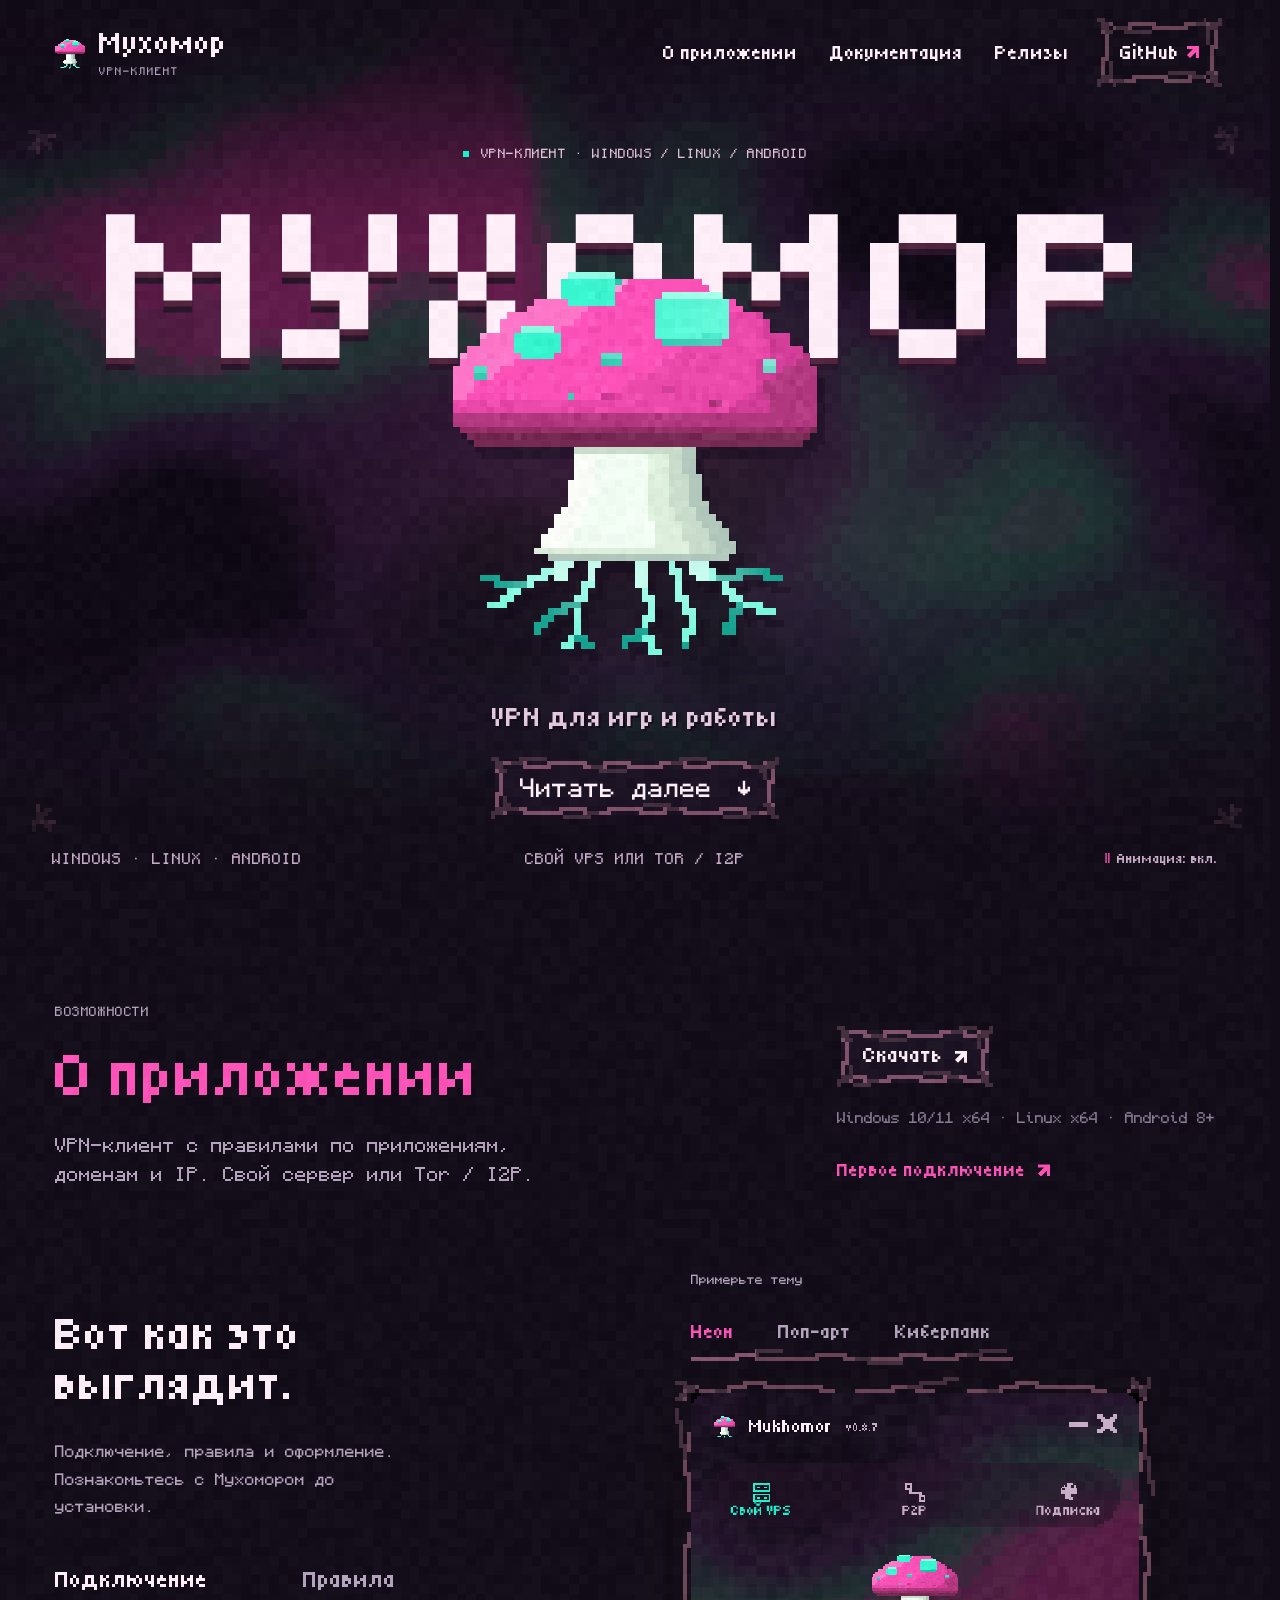
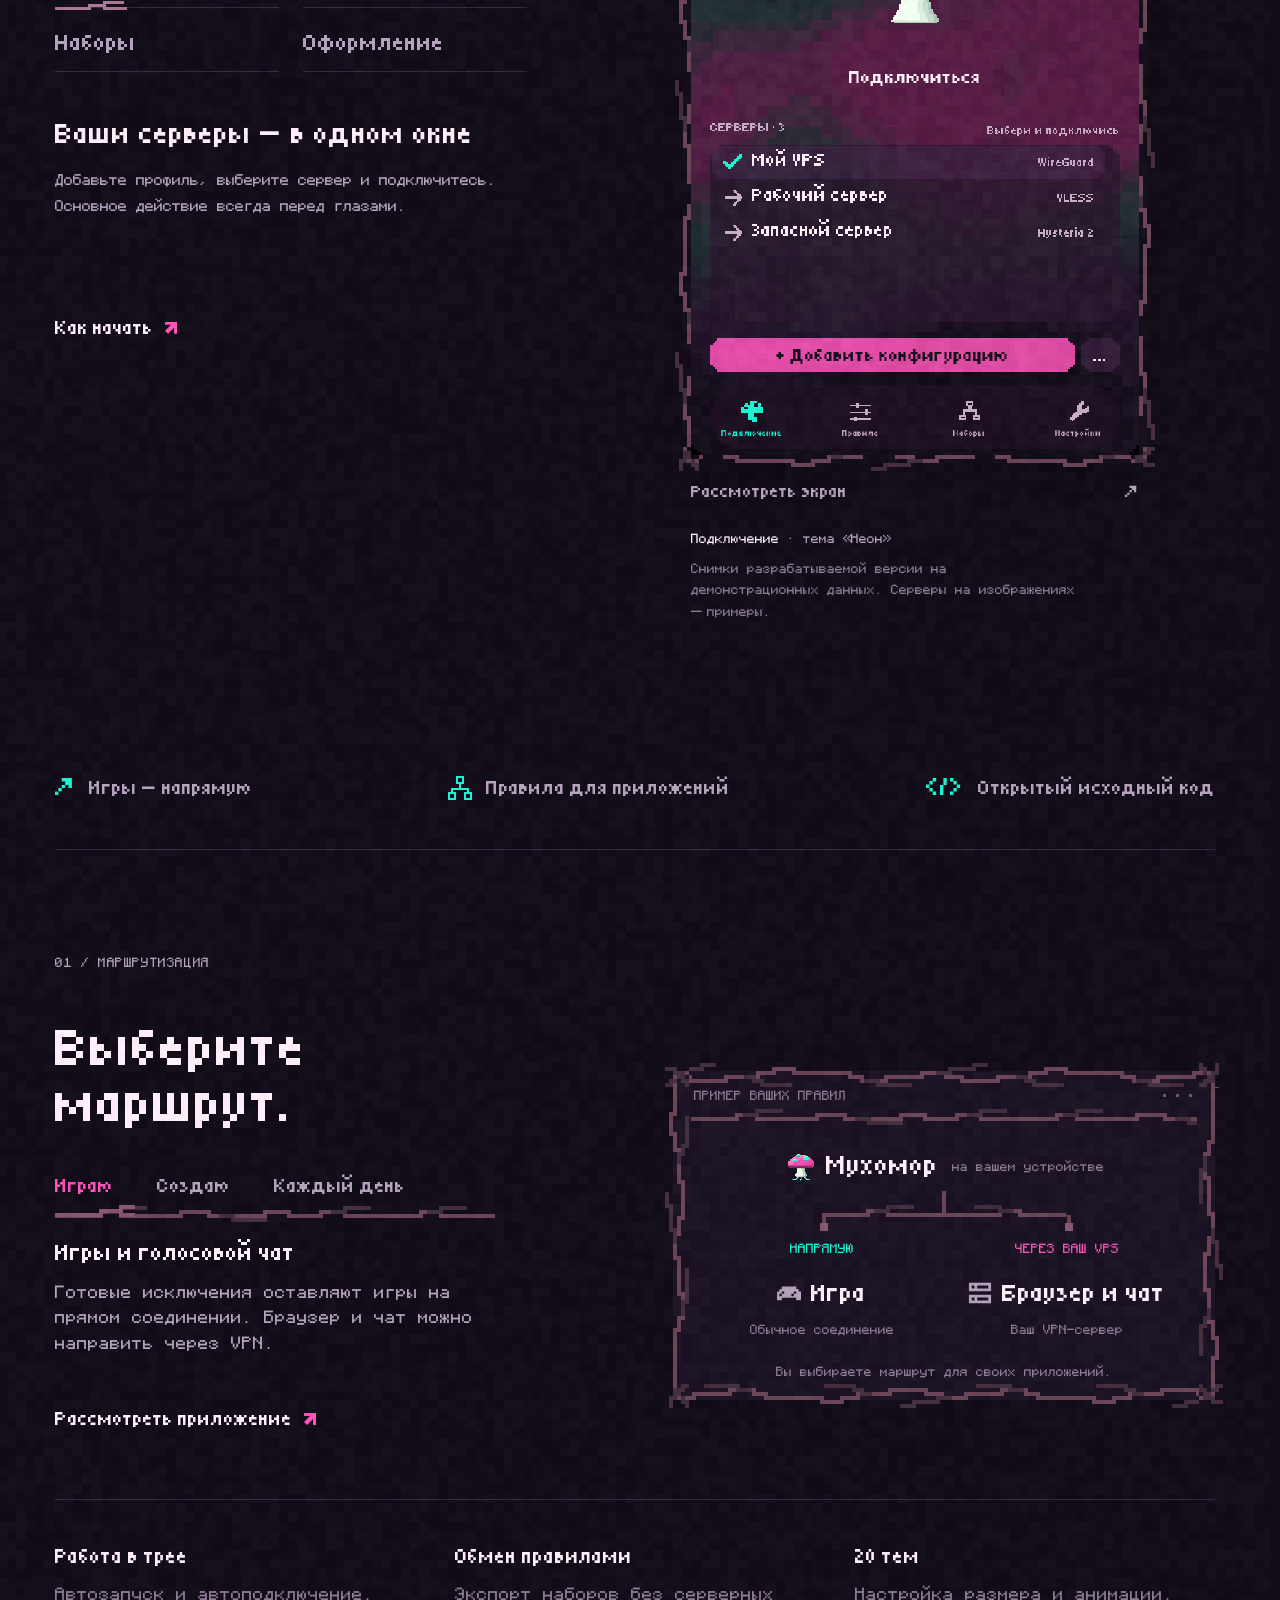
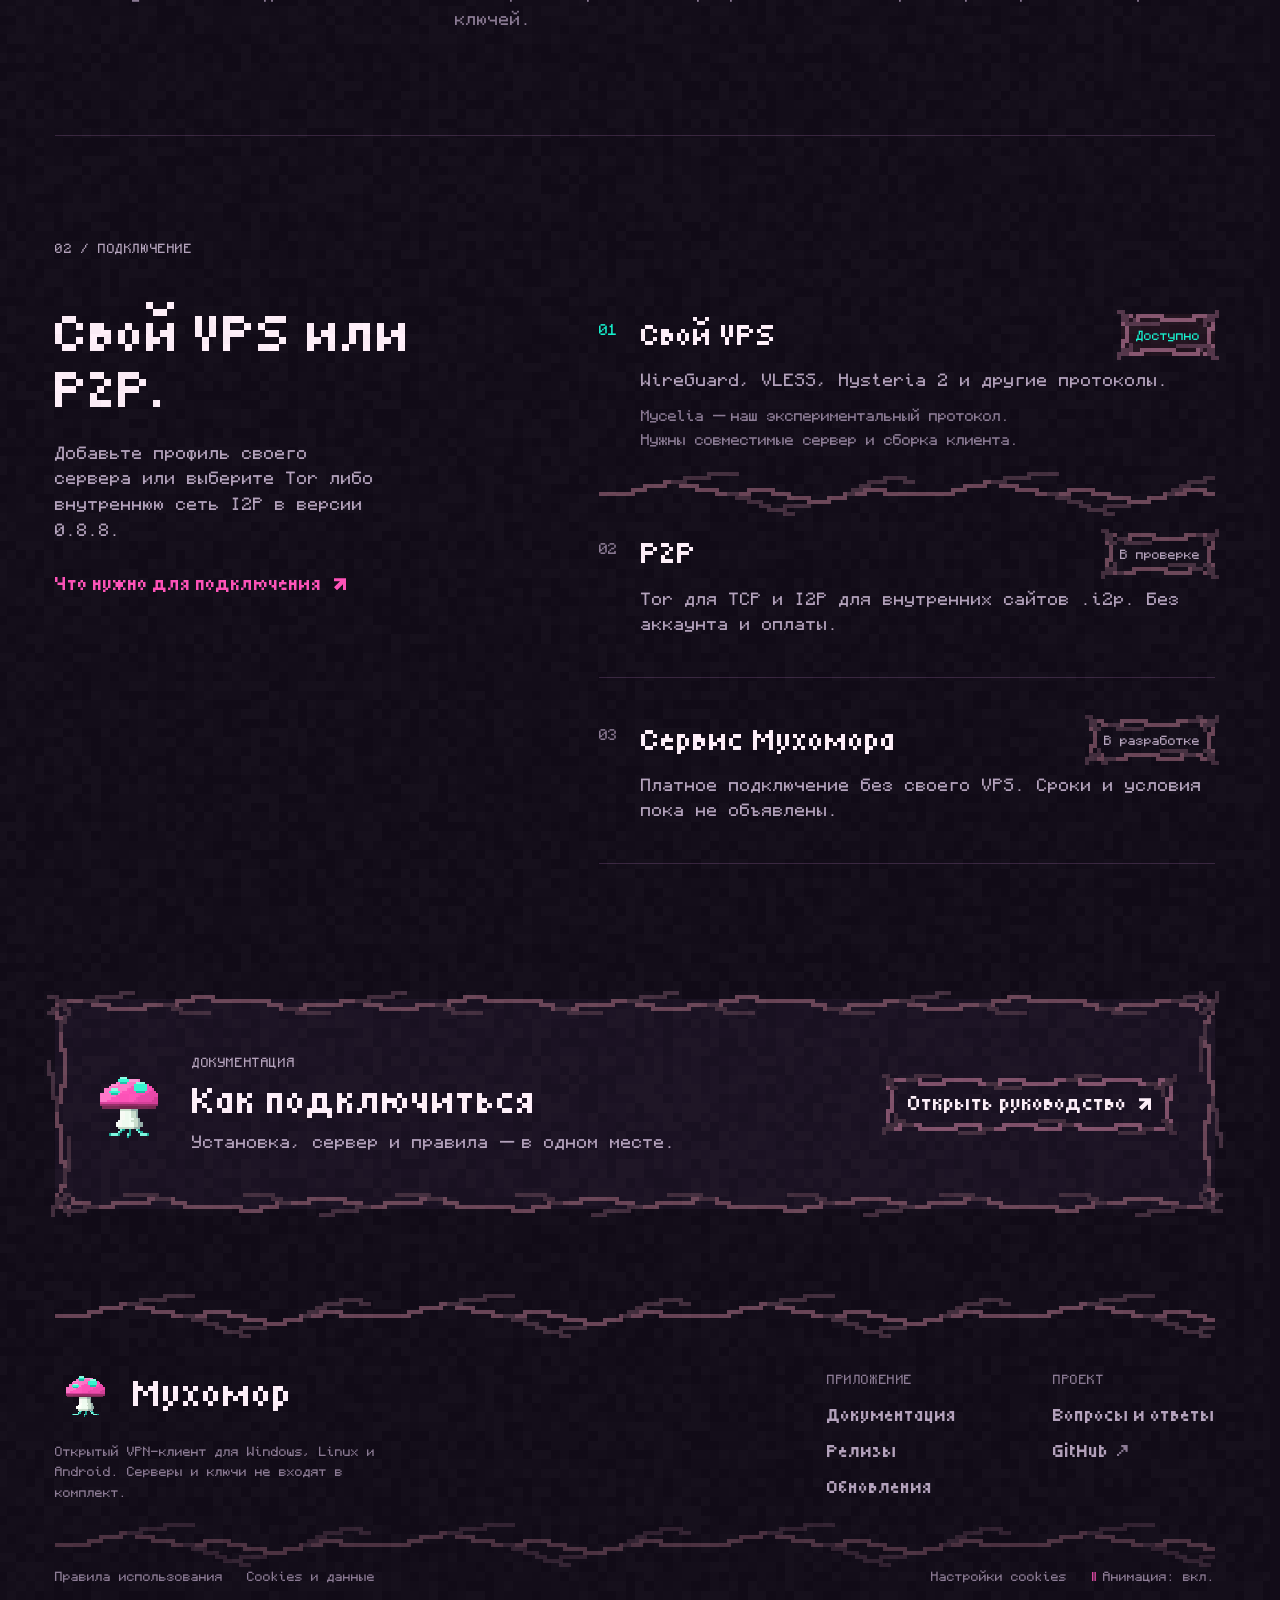
<file: website/public/index.html>
<!doctype html>
<html lang="ru">
<head>
  <meta charset="utf-8">
  <meta http-equiv="Content-Security-Policy" content="default-src &#39;self&#39;; base-uri &#39;self&#39;; object-src &#39;none&#39;; form-action &#39;none&#39;; script-src &#39;self&#39;; style-src &#39;self&#39; &#39;unsafe-inline&#39;; img-src &#39;self&#39; data:; font-src &#39;self&#39;; connect-src &#39;self&#39; https://2.59.162.128:10443; frame-src &#39;none&#39;; upgrade-insecure-requests">
  <meta name="viewport" content="width=device-width, initial-scale=1">
  <style id="navigation-critical">
    html { background: #120c18; color-scheme: dark; }
    .navigation-covered::after { content: ''; position: fixed; inset: 0; z-index: 10000; background: #120c18; pointer-events: all; }
    .pixel-transition { position: fixed; inset: 0; z-index: 10001; width: 100%; height: 100%; pointer-events: all; image-rendering: pixelated; }
  </style>
  <script src="navigation.js"></script>
  <meta name="theme-color" content="#120c18">
  <meta name="description" content="Мухомор — VPN-клиент для Windows, Linux и Android. Прямые маршруты для игр, правила для приложений и подключение к своему серверу.">
  <title>Мухомор — VPN для игр и работы</title>
  <link rel="icon" href="assets/mushroom-favicon.svg" type="image/svg+xml">
  <link rel="preload" href="assets/Tiny5-Regular.ttf" as="font" type="font/ttf" crossorigin>
  <link rel="stylesheet" href="styles.css">
  <link rel="stylesheet" href="scene.css?v=background-2">
  <script src="assets/scene-data.js?v=artwork-2" defer></script>
  <script src="site.js" defer></script>
  <script src="scene.js?v=artwork-2" defer></script>
  <!-- seo:start -->
  <link rel="canonical" href="https://mukhomo.github.io/Mukhomor/">
  <link rel="sitemap" type="application/xml" href="sitemap.xml">
  <meta name="robots" content="index,follow,max-image-preview:large,max-snippet:-1,max-video-preview:-1">
  <meta name="referrer" content="strict-origin-when-cross-origin">
  <meta property="og:type" content="website">
  <meta property="og:site_name" content="Мухомор">
  <meta property="og:locale" content="ru_RU">
  <meta property="og:title" content="Мухомор — VPN для игр и работы">
  <meta property="og:description" content="Мухомор — VPN-клиент для Windows, Linux и Android. Прямые маршруты для игр, правила для приложений и подключение к своему серверу.">
  <meta property="og:url" content="https://mukhomo.github.io/Mukhomor/">
  <meta property="og:image" content="https://mukhomo.github.io/Mukhomor/assets/social-preview.png">
  <meta property="og:image:width" content="1280">
  <meta property="og:image:height" content="640">
  <meta property="og:image:alt" content="Мухомор — VPN-клиент для Windows, Linux и Android; игры и свои правила маршрутизации">
  <meta name="twitter:card" content="summary_large_image">
  <meta name="twitter:title" content="Мухомор — VPN для игр и работы">
  <meta name="twitter:description" content="Мухомор — VPN-клиент для Windows, Linux и Android. Прямые маршруты для игр, правила для приложений и подключение к своему серверу.">
  <meta name="twitter:image" content="https://mukhomo.github.io/Mukhomor/assets/social-preview.png">
  <script type="application/ld+json">{"@context":"https://schema.org","@graph":[{"@type":"WebSite","@id":"https://mukhomo.github.io/Mukhomor/#website","url":"https://mukhomo.github.io/Mukhomor/","name":"Мухомор","alternateName":"Mukhomor","inLanguage":"ru"},{"@type":"SoftwareApplication","@id":"https://mukhomo.github.io/Mukhomor/#application","name":"Мухомор","alternateName":"Mukhomor","url":"https://mukhomo.github.io/Mukhomor/","description":"Мухомор (Mukhomor) — VPN-клиент с открытым исходным кодом для Windows, Linux и Android. Общий интерфейс на Slint подключается к вашему VPN-серверу и позволяет выбирать прямые маршруты для приложений, доменов и IP.","applicationCategory":"SecurityApplication","operatingSystem":["Windows 10/11 (x64)","Linux (x64)","Android 8.0+ (ARM64/x86_64)"],"softwareVersion":"0.8.8","downloadUrl":"https://mukhomo.github.io/Mukhomor/releases.html","releaseNotes":"https://mukhomo.github.io/Mukhomor/changelog.html","license":"https://github.com/Mukhomo/Mukhomor/blob/main/LICENSE","isAccessibleForFree":true,"inLanguage":["ru","en"],"screenshot":"https://mukhomo.github.io/Mukhomor/assets/app-preview.png","sameAs":["https://github.com/Mukhomo/Mukhomor"],"softwareRequirements":"Для своего VPS нужен клиентский профиль. В 0.8.8 доступны Tor и внутренняя сеть I2P. Linux требует glibc 2.38+. Для Mycelia нужна совместимая сборка."},{"@type":"WebPage","@id":"https://mukhomo.github.io/Mukhomor/#page","url":"https://mukhomo.github.io/Mukhomor/","name":"Мухомор — VPN для игр и работы","description":"Мухомор — VPN-клиент для Windows, Linux и Android. Прямые маршруты для игр, правила для приложений и подключение к своему серверу.","inLanguage":"ru","isPartOf":{"@id":"https://mukhomo.github.io/Mukhomor/#website"},"about":{"@id":"https://mukhomo.github.io/Mukhomor/#application"}},{"@type":"SoftwareSourceCode","@id":"https://mukhomo.github.io/Mukhomor/#source","name":"Mukhomor","codeRepository":"https://github.com/Mukhomo/Mukhomor","programmingLanguage":["Rust","Slint","Go","PowerShell","Java"],"license":"https://github.com/Mukhomo/Mukhomor/blob/main/LICENSE","targetProduct":{"@id":"https://mukhomo.github.io/Mukhomor/#application"}}]}</script>
  <script src="analytics-config.js" defer></script>
  <script src="analytics.js" defer></script>
  <!-- seo:end -->
  <link rel="stylesheet" href="content.css">
  <script src="content-config.js" defer></script>
  <script src="content-snapshot.js" defer></script>
  <script src="content.js" defer></script>
  <link rel="stylesheet" href="typography.css">
  <link rel="stylesheet" href="pixel-frames.css">
  <link rel="stylesheet" href="visuals.css">
  <script src="visuals.js" defer></script>
  <link rel="stylesheet" href="experience.css">
  <link rel="stylesheet" href="roots.css">
  <script src="experience.js?v=background-2" defer></script>
</head>
<body class="landing-page">
  <a class="skip-link" href="#main"><span data-cms="home.text001">К содержимому</span></a>
  <header class="site-header wrap">
    <a class="brand" href="./"><img src="assets/mushroom-mini.svg?v=artwork-2" width="36" height="36" alt=""><span>Мухомор<span class="brand-caption">VPN-КЛИЕНТ</span></span></a>
    <nav class="header-nav" aria-label="Основная навигация">
      <a class="nav-about" href="#story" data-enter>О приложении</a>
      <a href="docs.html">Документация</a>
      <a class="nav-updates" href="releases.html">Релизы</a>
      <a class="github-link" href="https://github.com/Mukhomo/Mukhomor" target="_blank" rel="noopener noreferrer">GitHub <span aria-hidden="true">↗</span></a>
    </nav>
  </header>
  <main id="main">
    <section class="intro-scene" id="top" aria-labelledby="hero-title">
      <div class="scene-background" aria-hidden="true"><canvas id="living-field" width="144" height="96"></canvas><canvas id="scene-vignette" width="144" height="96" hidden></canvas></div>
      <div class="scene-aura" aria-hidden="true"></div>
      <div class="scene-frame" aria-hidden="true"><i></i><i></i><i></i><i></i></div>
      <div class="scene-heading"><p class="scene-eyebrow"><span class="pixel-dot"></span> <span data-cms="home.text002">VPN-КЛИЕНТ · WINDOWS / LINUX / ANDROID</span></p><h1 id="hero-title"><span data-cms="home.text003">МУХОМОР</span></h1></div>
      <div class="scene-art" role="img" aria-label="Светящийся пиксельный мухомор: мицелий прорастает, на шляпке переливаются мятные пятна">
        <img class="scene-art-fallback" src="assets/mushroom-hero.svg?v=artwork-2" width="560" height="504" alt="" fetchpriority="high">
        <canvas id="living-mushroom" width="80" height="72" aria-hidden="true" hidden></canvas>
      </div>
      <div class="scene-bottom"><p class="scene-tagline"><span data-cms="home.text004">VPN для игр и работы</span></p><a class="enter-button" href="#story" data-enter><span><span data-cms="home.text005">Читать далее</span></span><svg width="20" height="24" viewBox="0 0 20 24" fill="currentColor" aria-hidden="true"><path d="M8 0h4v14h4v-4h4v8h-4v3h-4v3H8v-3H4v-3H0v-8h4v4h4z"/></svg></a></div>
      <div class="scene-bottom-bar"><span><span data-cms="home.text006">WINDOWS · LINUX · ANDROID</span></span><span class="scene-vps-note"><span data-cms="home.text007">СВОЙ VPS ИЛИ TOR / I2P</span></span><button class="motion-toggle" type="button" aria-pressed="false" hidden>Анимация: вкл.</button></div>
    </section>
    <svg class="root-bridge" aria-hidden="true" focusable="false" preserveAspectRatio="none"><defs><linearGradient id="root-bridge-color" gradientUnits="userSpaceOnUse"><stop stop-color="#16a491"/><stop offset=".18" stop-color="#587c78"/><stop offset=".45" stop-color="#755368"/><stop offset="1" stop-color="#694456"/></linearGradient></defs><g class="bridge-strands"/></svg>
    <div class="story" id="story">
      <div class="gutter-art gutter-art-left" aria-hidden="true"><span></span><span></span><span></span><span></span><span></span><span></span></div>
      <div class="gutter-art gutter-art-right" aria-hidden="true"><span></span><span></span><span></span><span></span><span></span><span></span></div>
      <section class="story-intro wrap" aria-labelledby="story-heading"><div><p class="eyebrow"><span data-cms="home.text008">ВОЗМОЖНОСТИ</span></p><h2 id="story-heading" tabindex="-1"><span data-cms="home.text009">О приложении</span></h2><p><span data-cms="home.text010">VPN-клиент с правилами по приложениям,</span><br class="desktop-break"> <span data-cms="home.text011">доменам и IP. Свой сервер или Tor / I2P.</span></p></div><div class="story-download"><a class="button button-primary" href="releases.html"><span data-cms="home.text012">Скачать</span> <span aria-hidden="true">↗</span></a><span><span data-cms="home.text013">Windows 10/11 x64 · Linux x64 · Android 8+</span></span><a class="text-link" href="docs.html"><span data-cms="home.text014">Первое подключение</span> <span aria-hidden="true">→</span></a></div></section>

    <section class="app-showcase wrap" id="app-showcase" aria-labelledby="showcase-heading" data-app-gallery>
      <div class="showcase-layout">
        <div class="showcase-intro"><h3 id="showcase-heading">Вот как это выглядит.</h3>
          <p>Подключение, правила и оформление.<br>Познакомьтесь с Мухомором до установки.</p></div>
        <div class="screen-tabs" role="tablist" aria-label="Экраны приложения" hidden>
            <button class="screen-tab" id="screen-tab-connection" type="button" role="tab" aria-selected="true" aria-controls="screen-panel-connection" tabindex="0" data-screen-tab data-src="assets/screenshots/connection.png" data-title="Подключение" data-alt="Мухомор: три демонстрационных сервера, кнопка подключения и добавление конфигурации.">Подключение</button>
            <button class="screen-tab" id="screen-tab-rules" type="button" role="tab" aria-selected="false" aria-controls="screen-panel-rules" tabindex="-1" data-screen-tab data-src="assets/screenshots/rules.png" data-title="Правила" data-alt="Раздел Правила: выбран тип Имена .exe, в списке game.exe и launcher.exe.">Правила</button>
            <button class="screen-tab" id="screen-tab-presets" type="button" role="tab" aria-selected="false" aria-controls="screen-panel-presets" tabindex="-1" data-screen-tab data-src="assets/screenshots/presets.png" data-title="Наборы" data-alt="Раздел Наборы: включён набор Игры, личный набор выключен, доступны импорт и экспорт.">Наборы</button>
            <button class="screen-tab" id="screen-tab-appearance" type="button" role="tab" aria-selected="false" aria-controls="screen-panel-appearance" tabindex="-1" data-screen-tab data-src="assets/screenshots/appearance.png" data-title="Оформление" data-alt="Настройки оформления: тема Неон, три размера интерфейса и переключатели эффектов.">Оформление</button>
          </div>
        <figure class="screen-figure" data-gallery-figure>
          <fieldset class="theme-picker" hidden>
            <legend>Примерьте тему</legend>
            <label><input type="radio" name="gallery-theme" value="neon" checked><span class="theme-choice">Неон</span></label>
            <label><input type="radio" name="gallery-theme" value="paper"><span class="theme-choice">Поп-арт</span></label>
            <label><input type="radio" name="gallery-theme" value="glacier"><span class="theme-choice">Киберпанк</span></label>
          </fieldset>
          <div class="screen-stage"><a class="screenshot-link" href="assets/screenshots/connection.png" data-gallery-image data-screenshot data-title="Подключение" aria-label="Увеличить: Подключение"><img src="assets/screenshots/connection.png" width="560" height="828" loading="lazy" decoding="async" alt="Мухомор: три демонстрационных сервера, кнопка подключения и добавление конфигурации."><span class="screenshot-zoom" aria-hidden="true">Рассмотреть экран<span>↗</span></span></a></div>
          <figcaption><strong data-gallery-caption>Подключение</strong> · <span data-gallery-theme>тема «Неон»</span><small>Снимки разрабатываемой версии на демонстрационных данных. Серверы на изображениях — примеры.</small><span class="gallery-status" role="status" aria-live="polite" data-gallery-status></span></figcaption>
        </figure>
        <div class="showcase-details"><div class="screen-description" id="screen-panel-connection" role="tabpanel" aria-labelledby="screen-tab-connection" tabindex="0" data-screen-panel><h4>Ваши серверы — в одном окне</h4><p>Добавьте профиль, выберите сервер и подключитесь. Основное действие всегда перед глазами.</p></div>
          <div class="screen-description" id="screen-panel-rules" role="tabpanel" aria-labelledby="screen-tab-rules" tabindex="0" data-screen-panel hidden><h4>У каждого приложения свой маршрут</h4><p>Выберите тип правила и добавьте исключения. В примере game.exe и launcher.exe идут напрямую.</p></div>
          <div class="screen-description" id="screen-panel-presets" role="tabpanel" aria-labelledby="screen-tab-presets" tabindex="0" data-screen-panel hidden><h4>Правила, которые удобно собрать вместе</h4><p>Создавайте свои наборы или начните с готового. Включайте только нужные, сохраняйте и делитесь ими.</p></div>
          <div class="screen-description" id="screen-panel-appearance" role="tabpanel" aria-labelledby="screen-tab-appearance" tabindex="0" data-screen-panel hidden><h4>Интерфейс под ваши привычки</h4><p>Выберите тему и размер текста. Эффекты и анимацию можно выключить отдельно.</p></div>
          <a class="text-link" href="docs.html#start">Как начать <span aria-hidden="true">→</span></a></div>
      </div>
    </section>
    <div class="principles wrap" aria-label="Основные возможности">
      <span><i class="pixel-symbol" aria-hidden="true">↗</i> <span data-cms="home.text015">Игры — напрямую</span></span>
      <span><i class="pixel-symbol" aria-hidden="true"><svg width="24" height="24" viewBox="0 0 24 24" fill="currentColor"><path d="M8 0h8v8h-3v4h8v4h3v8h-8v-8h3v-2H5v2h3v8H0v-8h3v-4h8V8H8zM10 2v4h4V2zM2 18v4h4v-4zm16 0v4h4v-4z" fill-rule="evenodd"/></svg></i> <span data-cms="home.text016">Правила для приложений</span></span>
      <span><i class="pixel-symbol" aria-hidden="true">&lt;/&gt;</i> <span data-cms="home.text017">Открытый исходный код</span></span>
    </div>
    <section class="possibilities wrap section-space" id="possibilities" aria-labelledby="possibilities-title">
      <div class="section-heading"><p class="eyebrow"><span data-cms="home.text018">01 / МАРШРУТИЗАЦИЯ</span></p></div>
      <div class="possibilities-layout">
        <div class="scenario-copy">
          <h2 id="possibilities-title"><span data-cms="home.text019">Выберите</span><br><span data-cms="home.text020">маршрут.</span></h2>
          <div class="scenario-tabs" role="tablist" aria-label="Сценарии использования" hidden>
            <button id="tab-play" role="tab" aria-selected="true" aria-controls="scenario-panel" data-scenario="play" type="button">Играю</button>
            <button id="tab-create" role="tab" aria-selected="false" aria-controls="scenario-panel" data-scenario="create" tabindex="-1" type="button">Создаю</button>
            <button id="tab-daily" role="tab" aria-selected="false" aria-controls="scenario-panel" data-scenario="daily" tabindex="-1" type="button">Каждый день</button>
          </div>
          <div id="scenario-panel" role="tabpanel" aria-labelledby="tab-play" tabindex="0">
            <h3 id="scenario-title">Игры и голосовой чат</h3>
            <p id="scenario-description">Готовые исключения оставляют игры на прямом соединении. Браузер и чат можно направить через VPN.</p>
            <p class="scenario-detail" id="scenario-detail"></p>
          </div>
          <a class="text-link preview-trigger" href="#app-showcase">Рассмотреть приложение <span aria-hidden="true">↗</span></a>
        </div>
        <div class="routing-demo" aria-label="Пример разделения трафика">
          <div class="diagram-topline"><span><span data-cms="home.text021">ПРИМЕР ВАШИХ ПРАВИЛ</span></span><span class="diagram-pixels" aria-hidden="true">▪ ▪ ▪</span></div>
          <div class="route-origin"><img src="assets/mushroom-mini.svg?v=artwork-2" width="32" height="32" alt=""><span><span data-cms="home.text022">Мухомор</span></span><span class="route-origin-note"><span data-cms="home.text023">на вашем устройстве</span></span></div>
          <div class="route-branches">
            <div class="route-branch direct"><span class="route-line" aria-hidden="true"></span><span class="route-label"><span data-cms="home.text024">НАПРЯМУЮ</span></span><div class="route-destination"><svg width="30" height="24" viewBox="0 0 30 24" fill="currentColor" aria-hidden="true"><path d="M6 4h18v3h3v3h3v11h-6v-3H6v3H0V10h3V7h3zm0 6v3H3v3h3v-3h3v-3zm15 0v3h3v-3zm-3 3v3h3v-3z" fill-rule="evenodd"/></svg><span id="route-direct">Игра</span></div><span class="route-end"><span data-cms="home.text025">Обычное соединение</span></span></div>
            <div class="route-branch vpn"><span class="route-line" aria-hidden="true"></span><span class="route-label"><span data-cms="home.text026">ЧЕРЕЗ ВАШ VPS</span></span><div class="route-destination"><svg width="26" height="26" viewBox="0 0 26 26" fill="currentColor" aria-hidden="true"><path d="M1 2h24v9H1zm3 3v3h3V5zm6 0v3h12V5zM1 15h24v9H1zm3 3v3h3v-3zm6 0v3h12v-3z" fill-rule="evenodd"/></svg><span id="route-vpn">Браузер и чат</span></div><span class="route-end"><span data-cms="home.text027">Ваш VPN-сервер</span></span></div>
          </div>
          <p class="diagram-footnote"><span data-cms="home.text028">Вы выбираете маршрут для своих приложений.</span></p>
        </div>
      </div>
      <div class="feature-notes"><p><strong><span data-cms="home.text029">Работа в трее</span></strong> <span data-cms="home.text030">Автозапуск и автоподключение.</span></p><p><strong><span data-cms="home.text031">Обмен правилами</span></strong> <span data-cms="home.text032">Экспорт наборов без серверных ключей.</span></p><p><strong><span data-cms="home.text033">20 тем</span></strong> <span data-cms="home.text034">Настройка размера и анимации.</span></p></div>
    </section>
    <section class="ecosystem wrap section-space" id="connection" aria-labelledby="connection-title">
      <div class="section-heading"><p class="eyebrow"><span data-cms="home.text035">02 / ПОДКЛЮЧЕНИЕ</span></p></div>
      <div class="ecosystem-layout">
        <div class="ecosystem-intro"><h2 id="connection-title"><span data-cms="home.text036">Свой VPS или P2P.</span></h2><p><span data-cms="home.text037">Добавьте профиль своего сервера или выберите Tor либо внутреннюю сеть I2P в версии 0.8.8.</span></p><a class="text-link" href="docs.html#server"><span data-cms="home.text038">Что нужно для подключения</span> <span aria-hidden="true">↗</span></a></div>
        <div class="connection-options">
          <article class="connection-option available"><span class="option-number">01</span><div><div class="option-heading"><h3><span data-cms="home.text039">Свой VPS</span></h3><span class="status available-status"><span data-cms="home.text040">Доступно</span></span></div><p><span data-cms="home.text041">WireGuard, VLESS, Hysteria 2 и другие протоколы.</span></p><span class="protocol-note"><span data-cms="home.text042">Mycelia — наш экспериментальный протокол.</span><br><span data-cms="home.text043">Нужны совместимые сервер и сборка клиента.</span></span></div></article>
          <article class="connection-option"><span class="option-number">02</span><div><div class="option-heading"><h3><span data-cms="home.text044">P2P</span></h3><span class="status"><span data-cms="home.text045">В проверке</span></span></div><p><span data-cms="home.text046">Tor для TCP и I2P для внутренних сайтов .i2p. Без аккаунта и оплаты.</span></p></div></article>
          <article class="connection-option"><span class="option-number">03</span><div><div class="option-heading"><h3><span data-cms="home.text047">Сервис Мухомора</span></h3><span class="status"><span data-cms="home.text048">В разработке</span></span></div><p><span data-cms="home.text049">Платное подключение без своего VPS. Сроки и условия пока не объявлены.</span></p></div></article>
        </div>
      </div>
    </section>
    <section class="start-section wrap" aria-labelledby="start-title">
      <div class="start-mark" aria-hidden="true"><img src="assets/mushroom-mini.svg?v=artwork-2" width="72" height="72" alt=""></div><div><p class="eyebrow"><span data-cms="home.text050">ДОКУМЕНТАЦИЯ</span></p><h2 id="start-title"><span data-cms="home.text051">Как подключиться</span></h2><p><span data-cms="home.text052">Установка, сервер и правила — в одном месте.</span></p></div><a class="button button-primary" href="docs.html"><span data-cms="home.text053">Открыть руководство</span> <span aria-hidden="true">↗</span></a>
    </section>
    </div>
  </main>
  <footer class="site-footer wrap" aria-label="Подвал сайта">
    <div class="footer-main">
      <div class="footer-identity">
        <a class="footer-brand" href="./" aria-label="Мухомор — на главную" aria-current="page"><img src="assets/mushroom-mini.svg?v=artwork-2" width="60" height="48" alt="" loading="lazy"><span>Мухомор</span></a>
        <p class="footer-fine"><span data-cms="home.text054">Открытый VPN-клиент для Windows, Linux и Android. Серверы и ключи не входят в комплект.</span></p>
      </div>
      <nav class="footer-nav" aria-label="Разделы сайта">
        <div class="footer-group">
          <p class="footer-heading">Приложение</p>
          <ul><li><a href="docs.html">Документация</a></li><li><a href="releases.html">Релизы</a></li><li><a href="changelog.html">Обновления</a></li></ul>
        </div>
        <div class="footer-group">
          <p class="footer-heading">Проект</p>
          <ul><li><a href="faq.html">Вопросы и ответы</a></li><li><a href="https://github.com/Mukhomo/Mukhomor" target="_blank" rel="noopener noreferrer">GitHub <span class="footer-external" aria-hidden="true">↗</span></a></li></ul>
        </div>
      </nav>
    </div>
    <div class="footer-bottom">
      <nav class="footer-legal" aria-label="Правила и данные"><a href="policy.html">Правила использования</a><a href="privacy.html">Cookies и данные</a></nav>
      <div class="footer-settings"><button type="button" class="footer-control" data-analytics-settings hidden>Настройки cookies</button><button type="button" class="footer-control" data-analytics-revoke hidden>Отключить статистику</button><button class="motion-toggle" type="button" aria-pressed="false" hidden>Анимация: вкл.</button></div>
    </div>
  </footer>
</body>
</html>
</file>
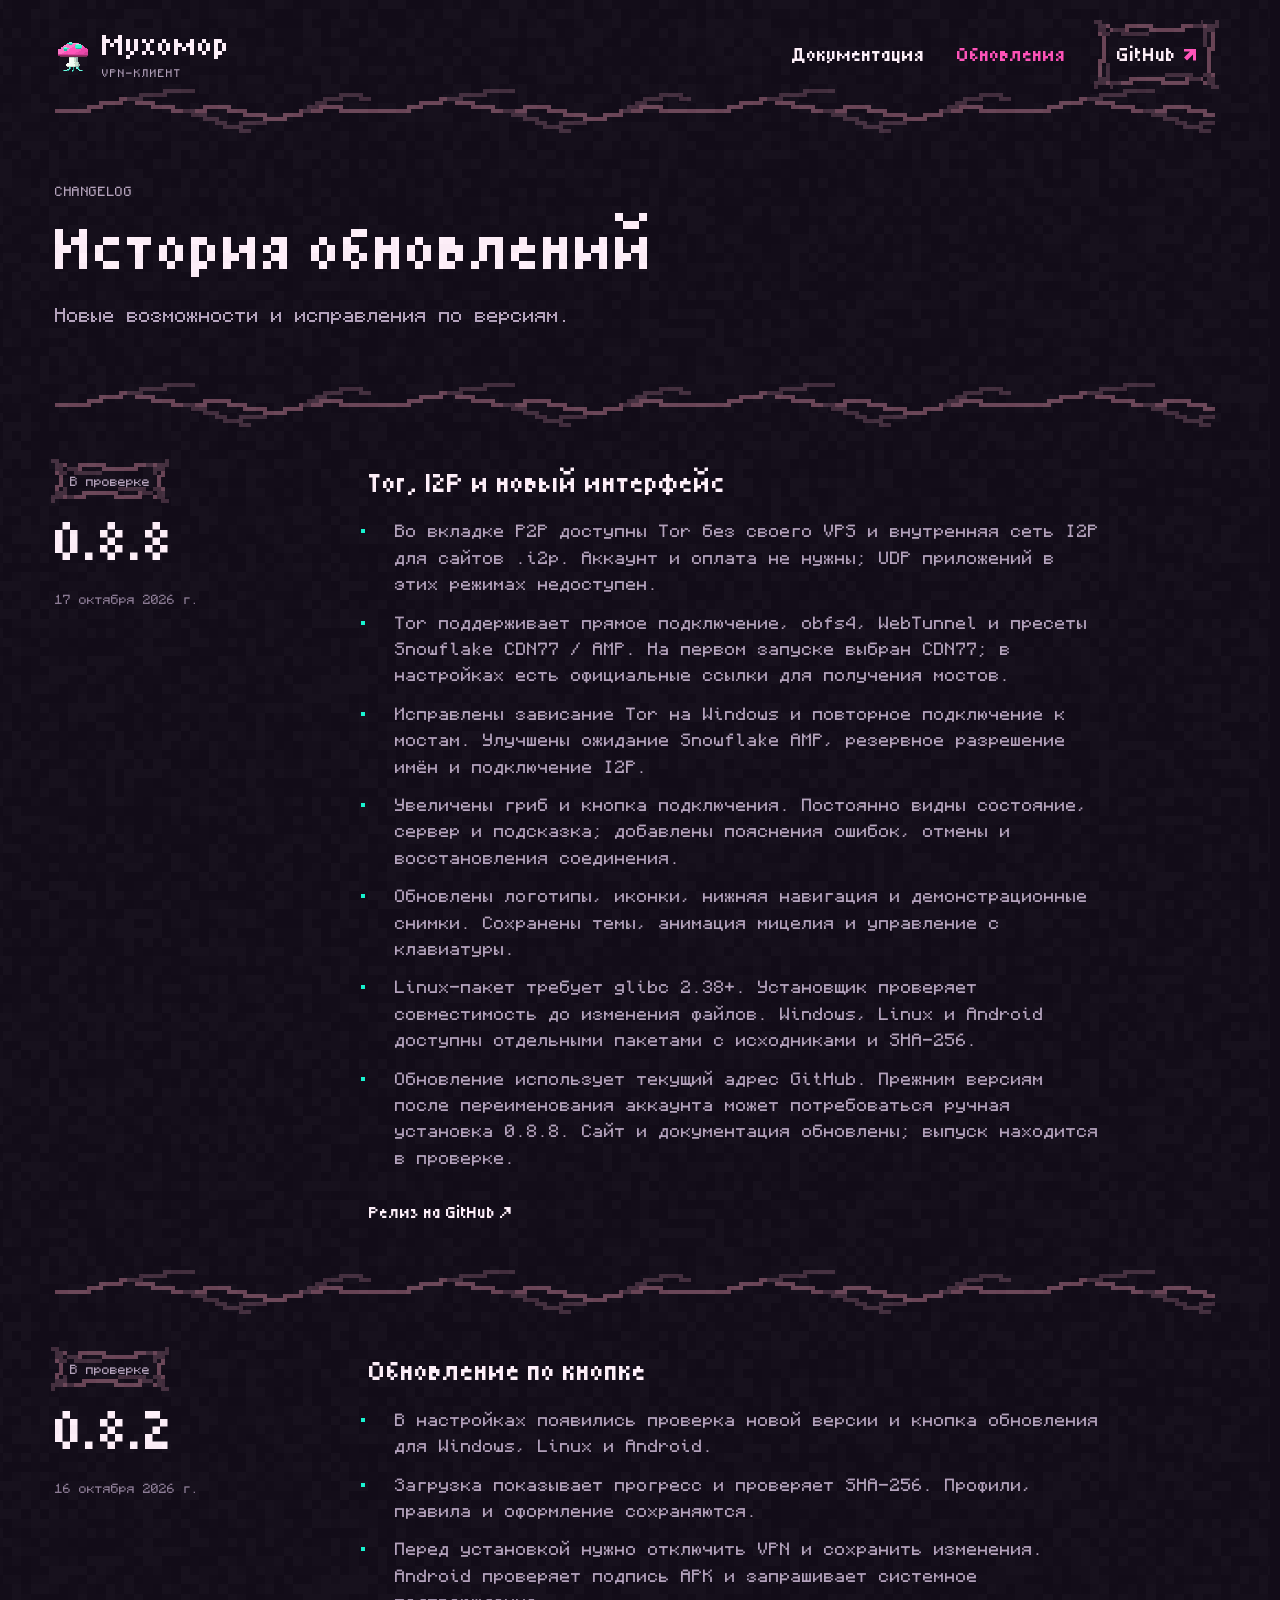
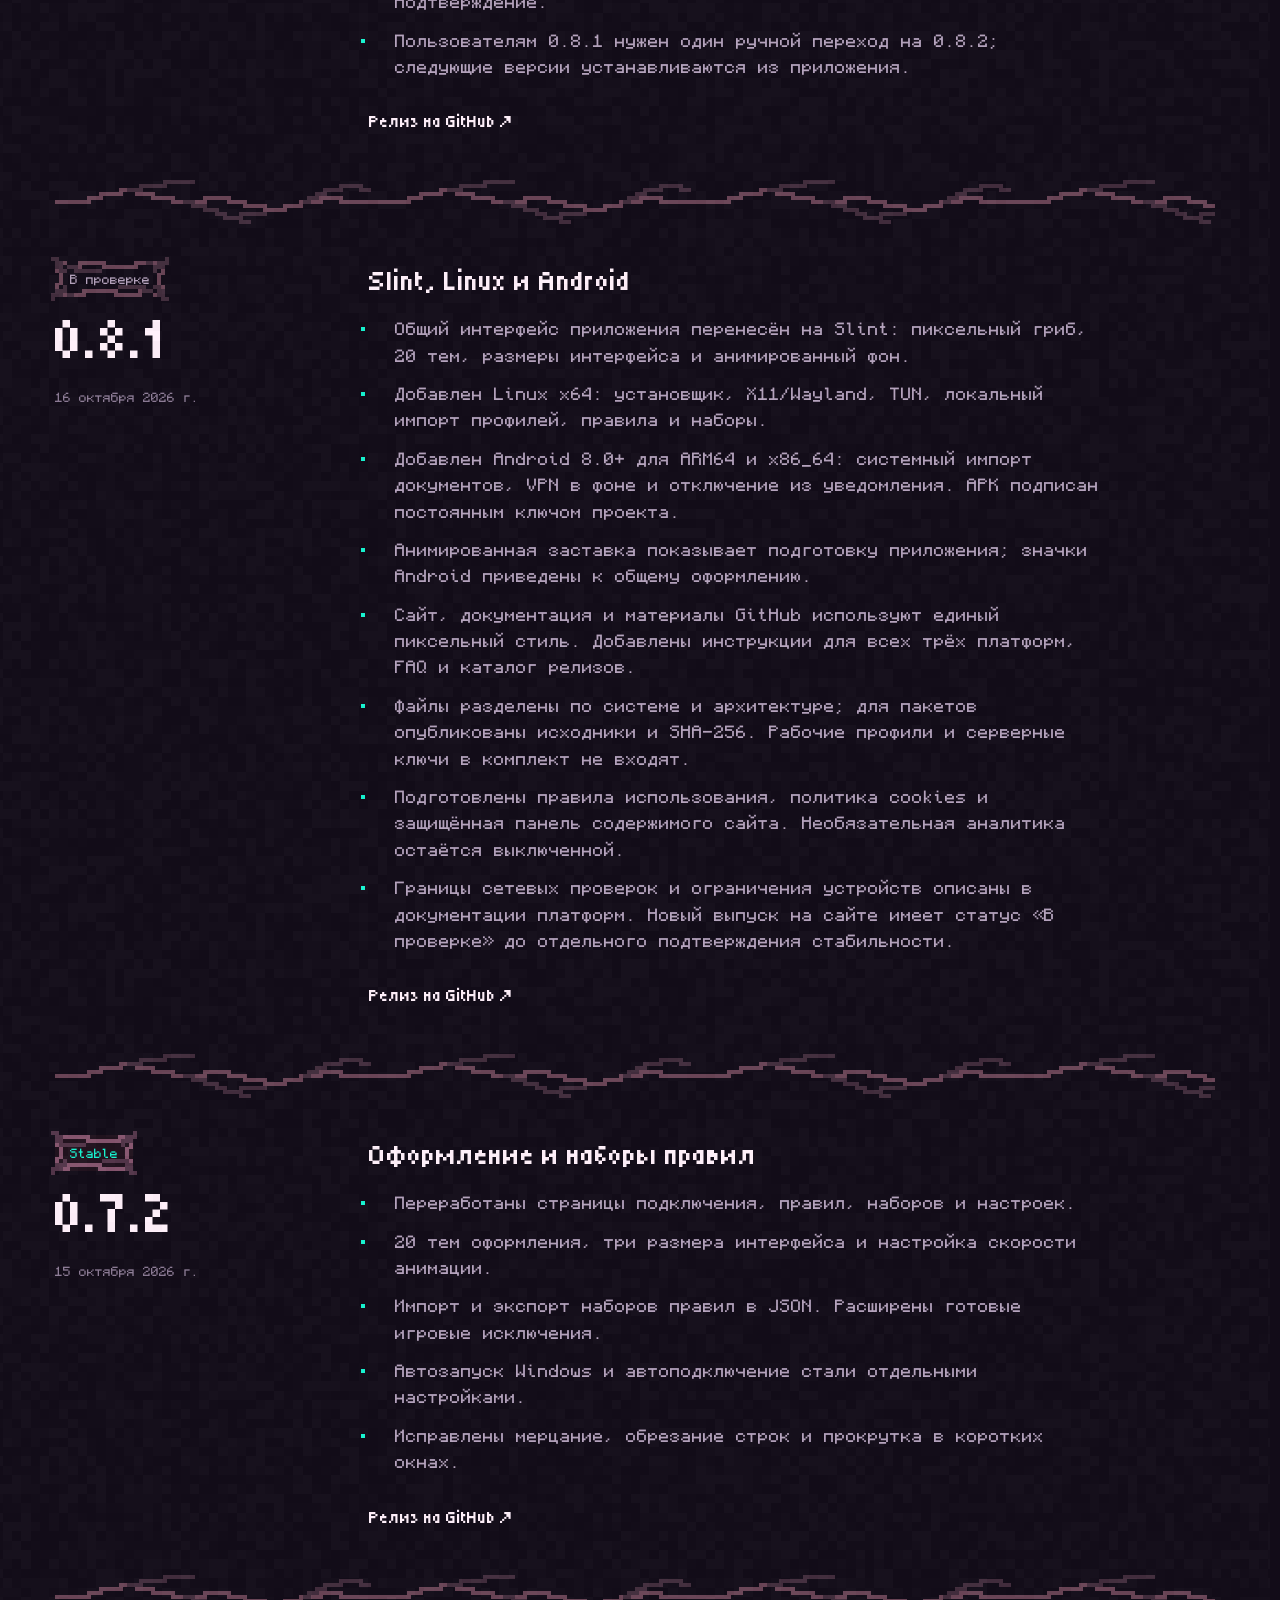
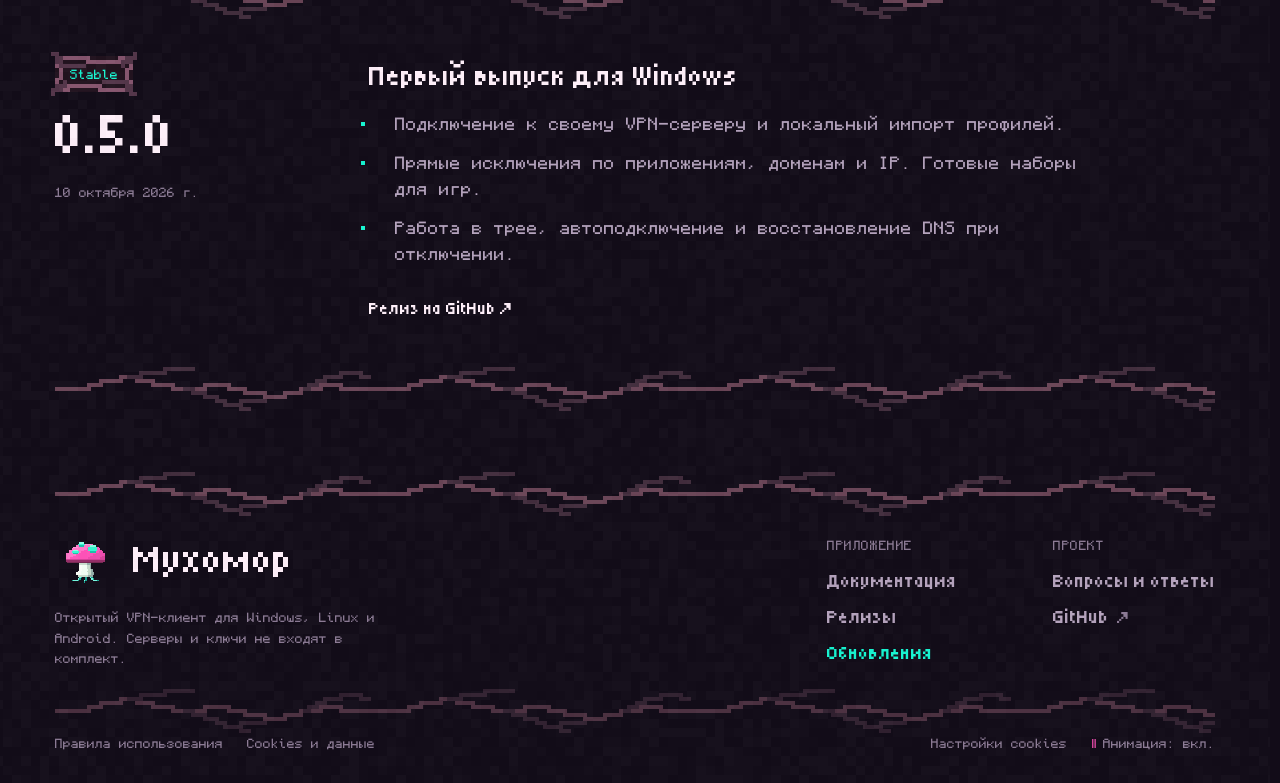
<file: website/public/changelog.html>
<!doctype html>
<html lang="ru">
<head>
  <meta charset="utf-8">
  <meta http-equiv="Content-Security-Policy" content="default-src &#39;self&#39;; base-uri &#39;self&#39;; object-src &#39;none&#39;; form-action &#39;none&#39;; script-src &#39;self&#39;; style-src &#39;self&#39; &#39;unsafe-inline&#39;; img-src &#39;self&#39; data:; font-src &#39;self&#39;; connect-src &#39;self&#39; https://2.59.162.128:10443; frame-src &#39;none&#39;; upgrade-insecure-requests">
  <meta name="viewport" content="width=device-width, initial-scale=1">
  <style id="navigation-critical">
    html { background: #120c18; color-scheme: dark; }
    .navigation-covered::after { content: ''; position: fixed; inset: 0; z-index: 10000; background: #120c18; pointer-events: all; }
    .pixel-transition { position: fixed; inset: 0; z-index: 10001; width: 100%; height: 100%; pointer-events: all; image-rendering: pixelated; }
  </style>
  <script src="navigation.js"></script>
  <meta name="theme-color" content="#120c18">
  <meta name="description" content="История обновлений Мухомора: новые возможности, изменения и исправления по версиям.">
  <title>История обновлений — Мухомор</title>
  <link rel="icon" href="assets/mushroom-favicon.svg" type="image/svg+xml">
  <link rel="preload" href="assets/Tiny5-Regular.ttf" as="font" type="font/ttf" crossorigin>
  <link rel="stylesheet" href="styles.css">
  <link rel="stylesheet" href="scene.css?v=background-2">
  <script src="site.js" defer></script>
  <link rel="stylesheet" href="roots.css">
  <script src="experience.js?v=background-2" defer></script>
  <!-- seo:start -->
  <link rel="canonical" href="https://mukhomo.github.io/Mukhomor/changelog.html">
  <link rel="sitemap" type="application/xml" href="sitemap.xml">
  <meta name="robots" content="index,follow,max-image-preview:large,max-snippet:-1,max-video-preview:-1">
  <meta name="referrer" content="strict-origin-when-cross-origin">
  <meta property="og:type" content="website">
  <meta property="og:site_name" content="Мухомор">
  <meta property="og:locale" content="ru_RU">
  <meta property="og:title" content="История обновлений — Мухомор">
  <meta property="og:description" content="История обновлений Мухомора: новые возможности, изменения и исправления по версиям.">
  <meta property="og:url" content="https://mukhomo.github.io/Mukhomor/changelog.html">
  <meta property="og:image" content="https://mukhomo.github.io/Mukhomor/assets/social-preview.png">
  <meta property="og:image:width" content="1280">
  <meta property="og:image:height" content="640">
  <meta property="og:image:alt" content="Мухомор — VPN-клиент для Windows, Linux и Android; игры и свои правила маршрутизации">
  <meta name="twitter:card" content="summary_large_image">
  <meta name="twitter:title" content="История обновлений — Мухомор">
  <meta name="twitter:description" content="История обновлений Мухомора: новые возможности, изменения и исправления по версиям.">
  <meta name="twitter:image" content="https://mukhomo.github.io/Mukhomor/assets/social-preview.png">
  <script type="application/ld+json">{"@context":"https://schema.org","@graph":[{"@type":"WebSite","@id":"https://mukhomo.github.io/Mukhomor/#website","url":"https://mukhomo.github.io/Mukhomor/","name":"Мухомор","alternateName":"Mukhomor","inLanguage":"ru"},{"@type":"SoftwareApplication","@id":"https://mukhomo.github.io/Mukhomor/#application","name":"Мухомор","alternateName":"Mukhomor","url":"https://mukhomo.github.io/Mukhomor/","description":"Мухомор (Mukhomor) — VPN-клиент с открытым исходным кодом для Windows, Linux и Android. Общий интерфейс на Slint подключается к вашему VPN-серверу и позволяет выбирать прямые маршруты для приложений, доменов и IP.","applicationCategory":"SecurityApplication","operatingSystem":["Windows 10/11 (x64)","Linux (x64)","Android 8.0+ (ARM64/x86_64)"],"softwareVersion":"0.8.8","downloadUrl":"https://mukhomo.github.io/Mukhomor/releases.html","releaseNotes":"https://mukhomo.github.io/Mukhomor/changelog.html","license":"https://github.com/Mukhomo/Mukhomor/blob/main/LICENSE","isAccessibleForFree":true,"inLanguage":["ru","en"],"screenshot":"https://mukhomo.github.io/Mukhomor/assets/app-preview.png","sameAs":["https://github.com/Mukhomo/Mukhomor"],"softwareRequirements":"Для своего VPS нужен клиентский профиль. В 0.8.8 доступны Tor и внутренняя сеть I2P. Linux требует glibc 2.38+. Для Mycelia нужна совместимая сборка."},{"@type":"WebPage","@id":"https://mukhomo.github.io/Mukhomor/changelog.html#page","url":"https://mukhomo.github.io/Mukhomor/changelog.html","name":"История обновлений — Мухомор","description":"История обновлений Мухомора: новые возможности, изменения и исправления по версиям.","inLanguage":"ru","isPartOf":{"@id":"https://mukhomo.github.io/Mukhomor/#website"},"about":{"@id":"https://mukhomo.github.io/Mukhomor/#application"}}]}</script>
  <script src="analytics-config.js" defer></script>
  <script src="analytics.js" defer></script>
  <!-- seo:end -->
  <link rel="stylesheet" href="content.css">
  <script src="content-config.js" defer></script>
  <script src="content-snapshot.js" defer></script>
  <script src="content.js" defer></script>
  <link rel="stylesheet" href="typography.css">
  <link rel="stylesheet" href="pixel-frames.css">
  <link rel="stylesheet" href="visuals.css">
</head>
<body class="docs-page changelog-page">
  <a class="skip-link" href="#main">К содержимому</a>
  <header class="site-header wrap">
    <a class="brand" href="./"><img src="assets/mushroom-mini.svg?v=artwork-2" width="36" height="36" alt=""><span>Мухомор<span class="brand-caption">VPN-КЛИЕНТ</span></span></a>
    <nav class="header-nav" aria-label="Основная навигация"><a href="docs.html">Документация</a><a class="nav-updates" href="changelog.html" aria-current="page">Обновления</a><a class="github-link" href="https://github.com/Mukhomo/Mukhomor" target="_blank" rel="noopener noreferrer">GitHub <span aria-hidden="true">↗</span></a></nav>
  </header>
  <main id="main" class="wrap docs-main changelog-main">
    <div class="gutter-art gutter-art-left" aria-hidden="true"><span></span><span></span><span></span><span></span><span></span><span></span></div>
    <div class="gutter-art gutter-art-right" aria-hidden="true"><span></span><span></span><span></span><span></span><span></span><span></span></div>
    <div class="docs-heading"><p class="eyebrow">CHANGELOG</p><h1>История обновлений</h1><p>Новые возможности и исправления по версиям.</p></div>
    <div class="release-list">
<!-- changelog:start -->
<div id="published-history">
<article class="release-entry" id="v0.8.8" aria-labelledby="v0.8.8-title"><div class="release-meta"><span class="status development-status">В проверке</span><h2 id="v0.8.8-title"><a href="#v0.8.8">0.8.8</a></h2><time datetime="2026-10-17T00:26:51Z">17 октября 2026 г.</time></div><div class="release-notes"><h3>Tor, I2P и новый интерфейс</h3><ul><li>Во вкладке P2P доступны Tor без своего VPS и внутренняя сеть I2P для сайтов .i2p. Аккаунт и оплата не нужны; UDP приложений в этих режимах недоступен.</li><li>Tor поддерживает прямое подключение, obfs4, WebTunnel и пресеты Snowflake CDN77 / AMP. На первом запуске выбран CDN77; в настройках есть официальные ссылки для получения мостов.</li><li>Исправлены зависание Tor на Windows и повторное подключение к мостам. Улучшены ожидание Snowflake AMP, резервное разрешение имён и подключение I2P.</li><li>Увеличены гриб и кнопка подключения. Постоянно видны состояние, сервер и подсказка; добавлены пояснения ошибок, отмены и восстановления соединения.</li><li>Обновлены логотипы, иконки, нижняя навигация и демонстрационные снимки. Сохранены темы, анимация мицелия и управление с клавиатуры.</li><li>Linux-пакет требует glibc 2.38+. Установщик проверяет совместимость до изменения файлов. Windows, Linux и Android доступны отдельными пакетами с исходниками и SHA-256.</li><li>Обновление использует текущий адрес GitHub. Прежним версиям после переименования аккаунта может потребоваться ручная установка 0.8.8. Сайт и документация обновлены; выпуск находится в проверке.</li></ul><a class="text-link release-source" href="https://github.com/Mukhomo/Mukhomor/releases/tag/v0.8.8" target="_blank" rel="noopener noreferrer">Релиз на GitHub <span aria-hidden="true">↗</span></a></div></article>
<article class="release-entry" id="v0.8.2" aria-labelledby="v0.8.2-title"><div class="release-meta"><span class="status development-status">В проверке</span><h2 id="v0.8.2-title"><a href="#v0.8.2">0.8.2</a></h2><time datetime="2026-10-16T00:43:45Z">16 октября 2026 г.</time></div><div class="release-notes"><h3>Обновление по кнопке</h3><ul><li>В настройках появились проверка новой версии и кнопка обновления для Windows, Linux и Android.</li><li>Загрузка показывает прогресс и проверяет SHA-256. Профили, правила и оформление сохраняются.</li><li>Перед установкой нужно отключить VPN и сохранить изменения. Android проверяет подпись APK и запрашивает системное подтверждение.</li><li>Пользователям 0.8.1 нужен один ручной переход на 0.8.2; следующие версии устанавливаются из приложения.</li></ul><a class="text-link release-source" href="https://github.com/Mukhomo/Mukhomor/releases/tag/v0.8.2" target="_blank" rel="noopener noreferrer">Релиз на GitHub <span aria-hidden="true">↗</span></a></div></article>
<article class="release-entry" id="v0.8.1" aria-labelledby="v0.8.1-title"><div class="release-meta"><span class="status development-status">В проверке</span><h2 id="v0.8.1-title"><a href="#v0.8.1">0.8.1</a></h2><time datetime="2026-10-15T23:34:07Z">16 октября 2026 г.</time></div><div class="release-notes"><h3>Slint, Linux и Android</h3><ul><li>Общий интерфейс приложения перенесён на Slint: пиксельный гриб, 20 тем, размеры интерфейса и анимированный фон.</li><li>Добавлен Linux x64: установщик, X11/Wayland, TUN, локальный импорт профилей, правила и наборы.</li><li>Добавлен Android 8.0+ для ARM64 и x86_64: системный импорт документов, VPN в фоне и отключение из уведомления. APK подписан постоянным ключом проекта.</li><li>Анимированная заставка показывает подготовку приложения; значки Android приведены к общему оформлению.</li><li>Сайт, документация и материалы GitHub используют единый пиксельный стиль. Добавлены инструкции для всех трёх платформ, FAQ и каталог релизов.</li><li>Файлы разделены по системе и архитектуре; для пакетов опубликованы исходники и SHA-256. Рабочие профили и серверные ключи в комплект не входят.</li><li>Подготовлены правила использования, политика cookies и защищённая панель содержимого сайта. Необязательная аналитика остаётся выключенной.</li><li>Границы сетевых проверок и ограничения устройств описаны в документации платформ. Новый выпуск на сайте имеет статус «В проверке» до отдельного подтверждения стабильности.</li></ul><a class="text-link release-source" href="https://github.com/Mukhomo/Mukhomor/releases/tag/v0.8.1" target="_blank" rel="noopener noreferrer">Релиз на GitHub <span aria-hidden="true">↗</span></a></div></article>
<article class="release-entry" id="v0.7.2" aria-labelledby="v0.7.2-title"><div class="release-meta"><span class="status available-status">Stable</span><h2 id="v0.7.2-title"><a href="#v0.7.2">0.7.2</a></h2><time datetime="2026-10-15T00:37:33Z">15 октября 2026 г.</time></div><div class="release-notes"><h3>Оформление и наборы правил</h3><ul><li>Переработаны страницы подключения, правил, наборов и настроек.</li><li>20 тем оформления, три размера интерфейса и настройка скорости анимации.</li><li>Импорт и экспорт наборов правил в JSON. Расширены готовые игровые исключения.</li><li>Автозапуск Windows и автоподключение стали отдельными настройками.</li><li>Исправлены мерцание, обрезание строк и прокрутка в коротких окнах.</li></ul><a class="text-link release-source" href="https://github.com/Mukhomo/Mukhomor/releases/tag/v0.7.2" target="_blank" rel="noopener noreferrer">Релиз на GitHub <span aria-hidden="true">↗</span></a></div></article>
<article class="release-entry" id="v0.5.0" aria-labelledby="v0.5.0-title"><div class="release-meta"><span class="status available-status">Stable</span><h2 id="v0.5.0-title"><a href="#v0.5.0">0.5.0</a></h2><time datetime="2026-10-09T21:23:42Z">10 октября 2026 г.</time></div><div class="release-notes"><h3>Первый выпуск для Windows</h3><ul><li>Подключение к своему VPN-серверу и локальный импорт профилей.</li><li>Прямые исключения по приложениям, доменам и IP. Готовые наборы для игр.</li><li>Работа в трее, автоподключение и восстановление DNS при отключении.</li></ul><a class="text-link release-source" href="https://github.com/Mukhomo/Mukhomor/releases/tag/v0.5.0" target="_blank" rel="noopener noreferrer">Релиз на GitHub <span aria-hidden="true">↗</span></a></div></article>
</div>
<!-- changelog:end -->
    </div>
  </main>
  <footer class="site-footer wrap" aria-label="Подвал сайта">
    <div class="footer-main">
      <div class="footer-identity">
        <a class="footer-brand" href="./" aria-label="Мухомор — на главную"><img src="assets/mushroom-mini.svg?v=artwork-2" width="60" height="48" alt="" loading="lazy"><span>Мухомор</span></a>
        <p class="footer-fine">Открытый VPN-клиент для Windows, Linux и Android. Серверы и ключи не входят в комплект.</p>
      </div>
      <nav class="footer-nav" aria-label="Разделы сайта">
        <div class="footer-group">
          <p class="footer-heading">Приложение</p>
          <ul><li><a href="docs.html">Документация</a></li><li><a href="releases.html">Релизы</a></li><li><a href="changelog.html" aria-current="page">Обновления</a></li></ul>
        </div>
        <div class="footer-group">
          <p class="footer-heading">Проект</p>
          <ul><li><a href="faq.html">Вопросы и ответы</a></li><li><a href="https://github.com/Mukhomo/Mukhomor" target="_blank" rel="noopener noreferrer">GitHub <span class="footer-external" aria-hidden="true">↗</span></a></li></ul>
        </div>
      </nav>
    </div>
    <div class="footer-bottom">
      <nav class="footer-legal" aria-label="Правила и данные"><a href="policy.html">Правила использования</a><a href="privacy.html">Cookies и данные</a></nav>
      <div class="footer-settings"><button type="button" class="footer-control" data-analytics-settings hidden>Настройки cookies</button><button type="button" class="footer-control" data-analytics-revoke hidden>Отключить статистику</button><button class="motion-toggle" type="button" aria-pressed="false" hidden>Анимация: вкл.</button></div>
    </div>
  </footer>
</body>
</html>
</file>
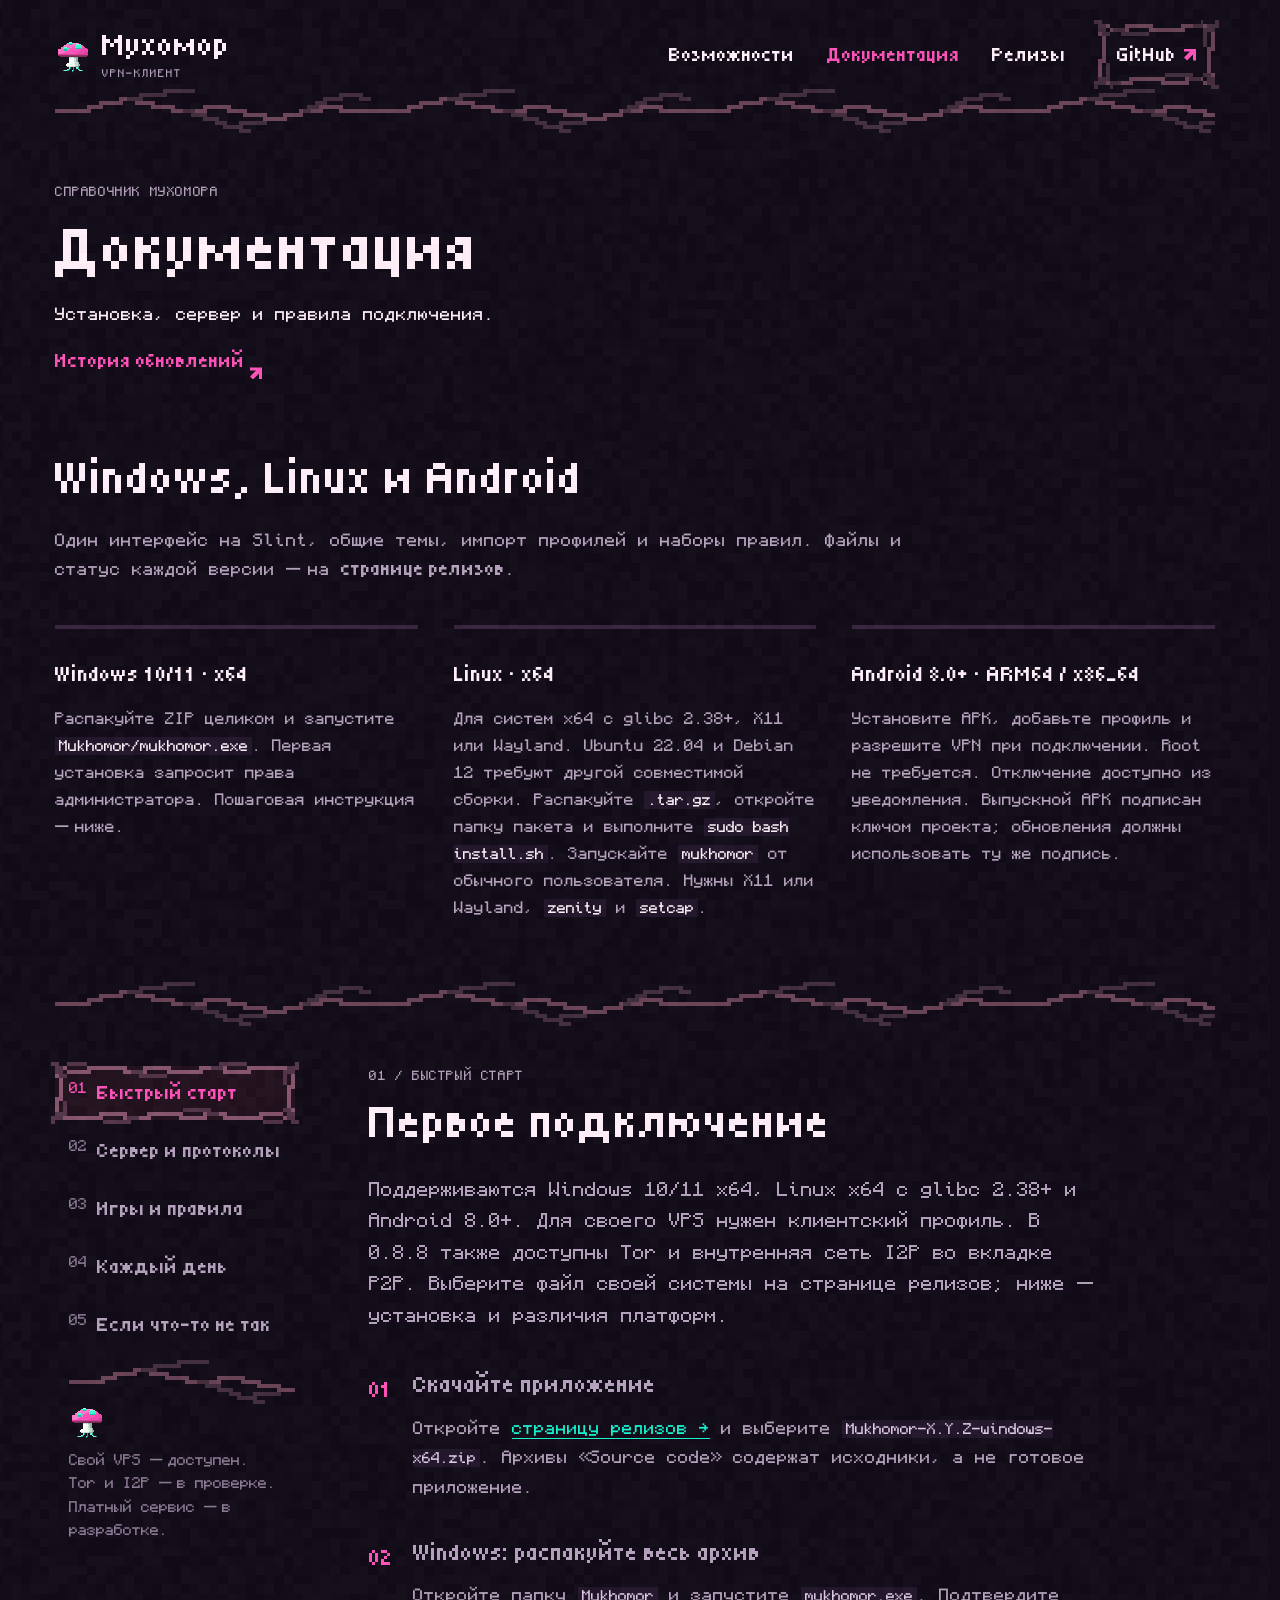
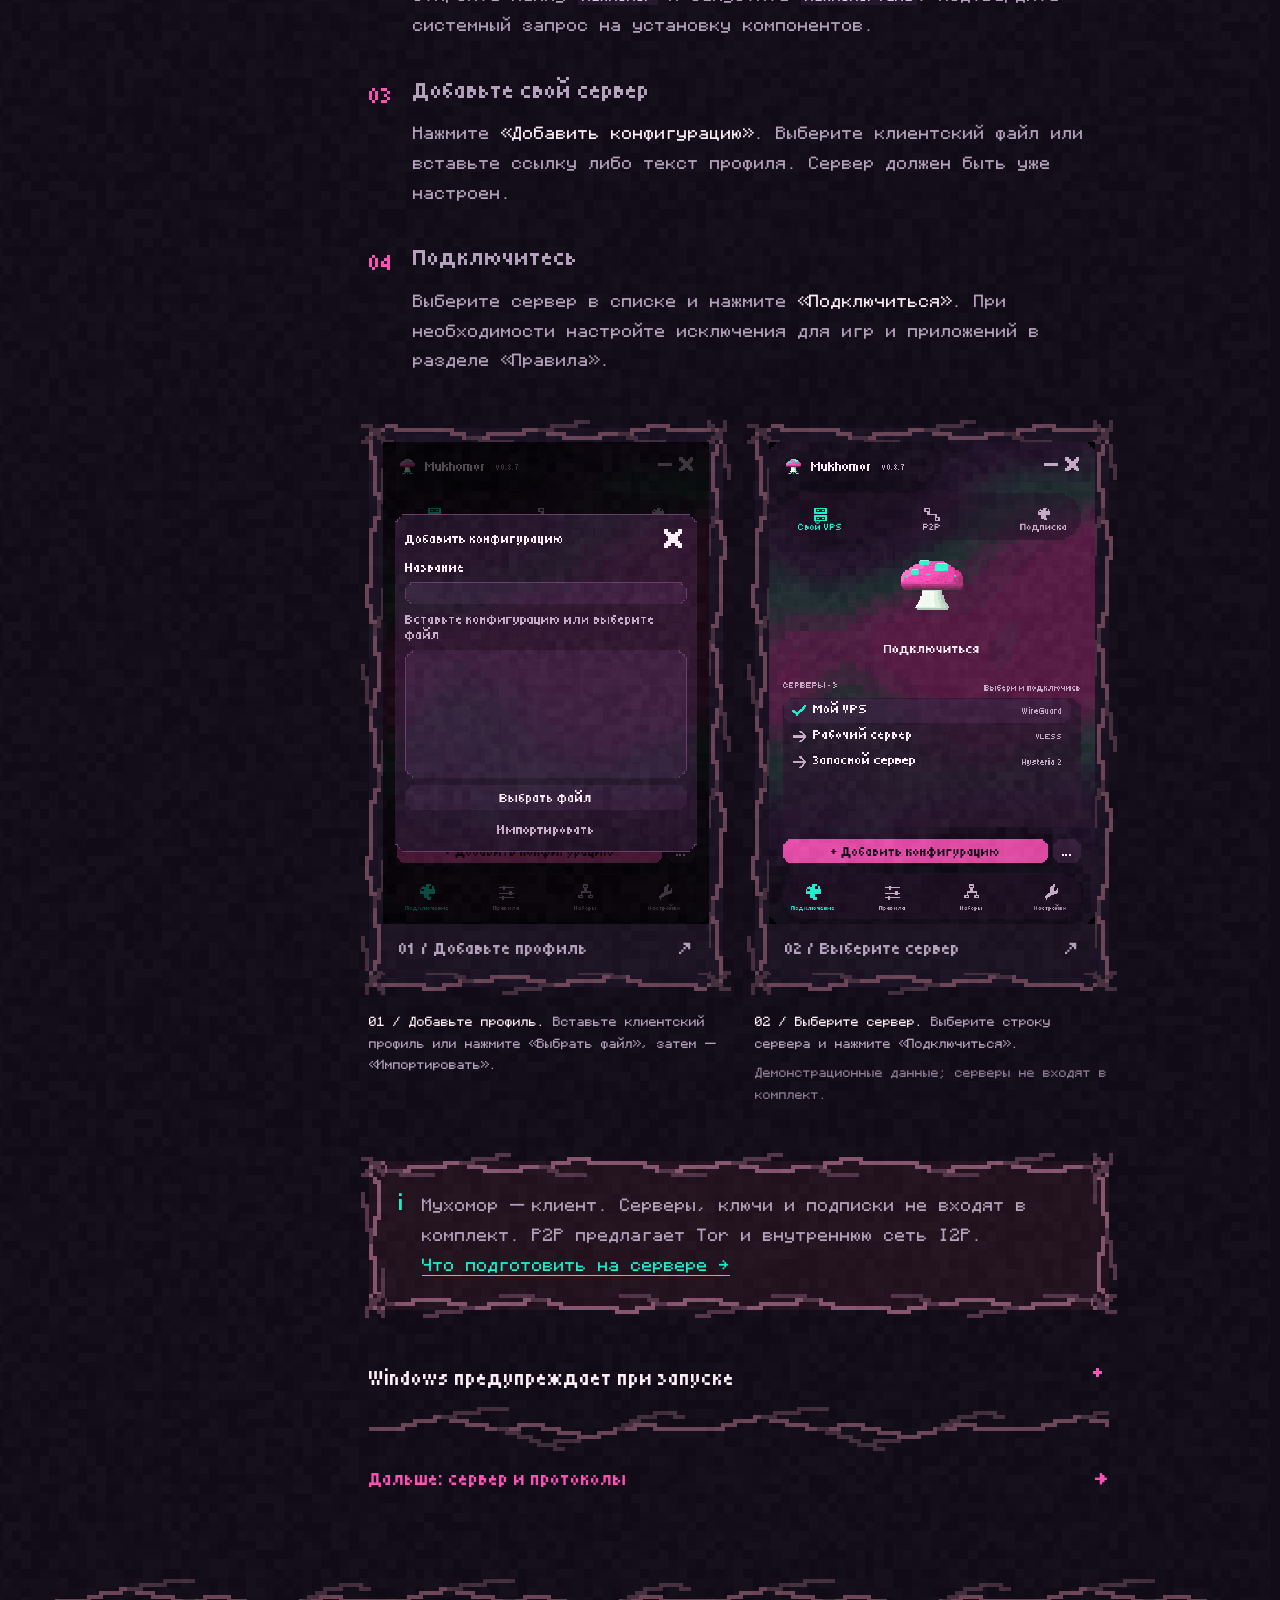
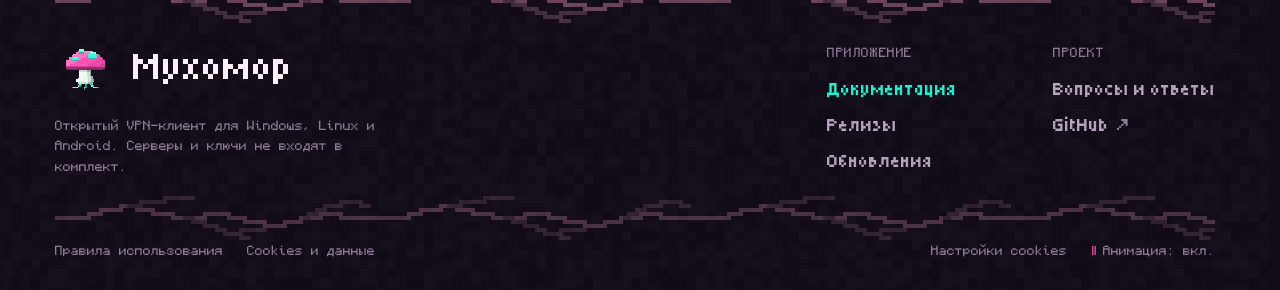
<file: website/public/docs.html>
<!doctype html>
<html lang="ru">
<head>
  <meta charset="utf-8">
  <meta http-equiv="Content-Security-Policy" content="default-src &#39;self&#39;; base-uri &#39;self&#39;; object-src &#39;none&#39;; form-action &#39;none&#39;; script-src &#39;self&#39;; style-src &#39;self&#39; &#39;unsafe-inline&#39;; img-src &#39;self&#39; data:; font-src &#39;self&#39;; connect-src &#39;self&#39; https://2.59.162.128:10443; frame-src &#39;none&#39;; upgrade-insecure-requests">
  <meta name="viewport" content="width=device-width, initial-scale=1">
  <style id="navigation-critical">
    html { background: #120c18; color-scheme: dark; }
    .navigation-covered::after { content: ''; position: fixed; inset: 0; z-index: 10000; background: #120c18; pointer-events: all; }
    .pixel-transition { position: fixed; inset: 0; z-index: 10001; width: 100%; height: 100%; pointer-events: all; image-rendering: pixelated; }
  </style>
  <script src="navigation.js"></script>
  <meta name="theme-color" content="#120c18">
  <meta name="description" content="Как установить Мухомор, подключить свой VPN-сервер и настроить правила для игр и приложений. Короткая документация на сайте.">
  <title>Документация — Мухомор</title>
  <link rel="icon" href="assets/mushroom-favicon.svg" type="image/svg+xml">
  <link rel="preload" href="assets/Tiny5-Regular.ttf" as="font" type="font/ttf" crossorigin>
  <link rel="stylesheet" href="styles.css">
  <link rel="stylesheet" href="scene.css?v=background-2">
  <script src="site.js" defer></script>
  <link rel="stylesheet" href="roots.css">
  <script src="experience.js?v=background-2" defer></script>
  <!-- seo:start -->
  <link rel="canonical" href="https://mukhomo.github.io/Mukhomor/docs.html">
  <link rel="sitemap" type="application/xml" href="sitemap.xml">
  <meta name="robots" content="index,follow,max-image-preview:large,max-snippet:-1,max-video-preview:-1">
  <meta name="referrer" content="strict-origin-when-cross-origin">
  <meta property="og:type" content="website">
  <meta property="og:site_name" content="Мухомор">
  <meta property="og:locale" content="ru_RU">
  <meta property="og:title" content="Документация — Мухомор">
  <meta property="og:description" content="Как установить Мухомор, подключить свой VPN-сервер и настроить правила для игр и приложений. Короткая документация на сайте.">
  <meta property="og:url" content="https://mukhomo.github.io/Mukhomor/docs.html">
  <meta property="og:image" content="https://mukhomo.github.io/Mukhomor/assets/social-preview.png">
  <meta property="og:image:width" content="1280">
  <meta property="og:image:height" content="640">
  <meta property="og:image:alt" content="Мухомор — VPN-клиент для Windows, Linux и Android; игры и свои правила маршрутизации">
  <meta name="twitter:card" content="summary_large_image">
  <meta name="twitter:title" content="Документация — Мухомор">
  <meta name="twitter:description" content="Как установить Мухомор, подключить свой VPN-сервер и настроить правила для игр и приложений. Короткая документация на сайте.">
  <meta name="twitter:image" content="https://mukhomo.github.io/Mukhomor/assets/social-preview.png">
  <script type="application/ld+json">{"@context":"https://schema.org","@graph":[{"@type":"WebSite","@id":"https://mukhomo.github.io/Mukhomor/#website","url":"https://mukhomo.github.io/Mukhomor/","name":"Мухомор","alternateName":"Mukhomor","inLanguage":"ru"},{"@type":"SoftwareApplication","@id":"https://mukhomo.github.io/Mukhomor/#application","name":"Мухомор","alternateName":"Mukhomor","url":"https://mukhomo.github.io/Mukhomor/","description":"Мухомор (Mukhomor) — VPN-клиент с открытым исходным кодом для Windows, Linux и Android. Общий интерфейс на Slint подключается к вашему VPN-серверу и позволяет выбирать прямые маршруты для приложений, доменов и IP.","applicationCategory":"SecurityApplication","operatingSystem":["Windows 10/11 (x64)","Linux (x64)","Android 8.0+ (ARM64/x86_64)"],"softwareVersion":"0.8.8","downloadUrl":"https://mukhomo.github.io/Mukhomor/releases.html","releaseNotes":"https://mukhomo.github.io/Mukhomor/changelog.html","license":"https://github.com/Mukhomo/Mukhomor/blob/main/LICENSE","isAccessibleForFree":true,"inLanguage":["ru","en"],"screenshot":"https://mukhomo.github.io/Mukhomor/assets/app-preview.png","sameAs":["https://github.com/Mukhomo/Mukhomor"],"softwareRequirements":"Для своего VPS нужен клиентский профиль. В 0.8.8 доступны Tor и внутренняя сеть I2P. Linux требует glibc 2.38+. Для Mycelia нужна совместимая сборка."},{"@type":"TechArticle","@id":"https://mukhomo.github.io/Mukhomor/docs.html#page","url":"https://mukhomo.github.io/Mukhomor/docs.html","name":"Документация — Мухомор","description":"Как установить Мухомор, подключить свой VPN-сервер и настроить правила для игр и приложений. Короткая документация на сайте.","inLanguage":"ru","isPartOf":{"@id":"https://mukhomo.github.io/Mukhomor/#website"},"about":{"@id":"https://mukhomo.github.io/Mukhomor/#application"}}]}</script>
  <script src="analytics-config.js" defer></script>
  <script src="analytics.js" defer></script>
  <!-- seo:end -->
  <link rel="stylesheet" href="content.css">
  <script src="content-config.js" defer></script>
  <script src="content-snapshot.js" defer></script>
  <script src="content.js" defer></script>
  <link rel="stylesheet" href="typography.css">
  <link rel="stylesheet" href="pixel-frames.css">
  <link rel="stylesheet" href="visuals.css">
  <script src="visuals.js" defer></script>
</head>
<body class="docs-page">
  <a class="skip-link" href="#main"><span data-cms="docs.text001">К содержимому</span></a>
  <header class="site-header wrap"><a class="brand" href="./"><img src="assets/mushroom-mini.svg?v=artwork-2" width="36" height="36" alt=""><span>Мухомор<span class="brand-caption">VPN-КЛИЕНТ</span></span></a><nav class="header-nav" aria-label="Основная навигация"><a class="nav-about" href="./#possibilities">Возможности</a><a href="docs.html" aria-current="page">Документация</a><a class="nav-updates" href="releases.html">Релизы</a><a class="github-link" href="https://github.com/Mukhomo/Mukhomor" target="_blank" rel="noopener noreferrer">GitHub <span aria-hidden="true">↗</span></a></nav></header>
  <main id="main" class="wrap docs-main">
    <div class="gutter-art gutter-art-left" aria-hidden="true"><span></span><span></span><span></span><span></span><span></span><span></span></div>
    <div class="gutter-art gutter-art-right" aria-hidden="true"><span></span><span></span><span></span><span></span><span></span><span></span></div>
    <div class="docs-heading"><p class="eyebrow"><span data-cms="docs.text002">СПРАВОЧНИК МУХОМОРА</span></p><h1><span data-cms="docs.text003">Документация</span></h1><p><span data-cms="docs.text004">Установка, сервер и правила подключения.</span></p><a class="text-link docs-updates" href="changelog.html"><span data-cms="docs.text005">История обновлений</span> <span aria-hidden="true">↗</span></a></div>
    <section id="platforms" class="platform-guide" aria-labelledby="platforms-title">
      <h2 id="platforms-title">Windows, Linux и Android</h2>
      <p>Один интерфейс на Slint, общие темы, импорт профилей и наборы правил. Файлы и статус каждой версии — на <a class="text-link" href="releases.html">странице релизов</a>.</p>
      <div class="platform-grid">
        <article><h3>Windows 10/11 · x64</h3><p>Распакуйте ZIP целиком и запустите <code>Mukhomor/mukhomor.exe</code>. Первая установка запросит права администратора. Пошаговая инструкция — ниже.</p></article>
        <article><h3>Linux · x64</h3><p>Для систем x64 с glibc 2.38+, X11 или Wayland. Ubuntu 22.04 и Debian 12 требуют другой совместимой сборки. Распакуйте <code>.tar.gz</code>, откройте папку пакета и выполните <code>sudo bash install.sh</code>. Запускайте <code>mukhomor</code> от обычного пользователя. Нужны X11 или Wayland, <code>zenity</code> и <code>setcap</code>.</p></article>
        <article><h3>Android 8.0+ · ARM64 / x86_64</h3><p>Установите APK, добавьте профиль и разрешите VPN при подключении. Root не требуется. Отключение доступно из уведомления. Выпускной APK подписан ключом проекта; обновления должны использовать ту же подпись.</p></article>
      </div>
    </section>
    <div class="docs-layout">
      <aside class="docs-sidebar"><nav aria-label="Разделы документации"><a href="#start" data-doc-link><span>01</span> Быстрый старт</a><a href="#server" data-doc-link><span>02</span> Сервер и протоколы</a><a href="#rules" data-doc-link><span>03</span> Игры и правила</a><a href="#daily" data-doc-link><span>04</span> Каждый день</a><a href="#help" data-doc-link><span>05</span> Если что-то не так</a></nav><div class="sidebar-note"><img src="assets/mushroom-mini.svg?v=artwork-2" width="36" height="36" alt=""><p>Свой VPS — доступен.<br>Tor и I2P — в проверке.<br>Платный сервис — в разработке.</p></div></aside>
      <div class="docs-content">
        <section id="start" class="doc-section" aria-labelledby="start-heading"><p class="eyebrow"><span data-cms="docs.text006">01 / БЫСТРЫЙ СТАРТ</span></p><h2 id="start-heading" tabindex="-1"><span data-cms="docs.text007">Первое подключение</span></h2><p class="doc-lead"><span data-cms="docs.text008">Поддерживаются Windows 10/11 x64, Linux x64 с glibc 2.38+ и Android 8.0+. Для своего VPS нужен клиентский профиль. В 0.8.8 также доступны Tor и внутренняя сеть I2P во вкладке P2P. Выберите файл своей системы на странице релизов; ниже — установка и различия платформ.</span></p><ol class="steps"><li><div><h3><span data-cms="docs.text009">Скачайте приложение</span></h3><p><span data-cms="docs.text010">Откройте</span> <a href="releases.html"><span data-cms="docs.text011">страницу релизов →</span></a> <span data-cms="docs.text012">и выберите</span> <code><span data-cms="docs.text013">Mukhomor-X.Y.Z-windows-x64.zip</span></code><span data-cms="docs.text014">. Архивы «Source code» содержат исходники, а не готовое приложение.</span></p></div></li><li><div><h3><span data-cms="docs.text015">Windows: распакуйте весь архив</span></h3><p><span data-cms="docs.text016">Откройте папку</span> <code><span data-cms="docs.text017">Mukhomor</span></code> <span data-cms="docs.text018">и запустите</span> <code><span data-cms="docs.text019">mukhomor.exe</span></code><span data-cms="docs.text020">. Подтвердите системный запрос на установку компонентов.</span></p></div></li><li><div><h3><span data-cms="docs.text021">Добавьте свой сервер</span></h3><p><span data-cms="docs.text022">Нажмите</span> <strong><span data-cms="docs.text023">«Добавить конфигурацию»</span></strong><span data-cms="docs.text024">. Выберите клиентский файл или вставьте ссылку либо текст профиля. Сервер должен быть уже настроен.</span></p></div></li><li><div><h3><span data-cms="docs.text025">Подключитесь</span></h3><p><span data-cms="docs.text026">Выберите сервер в списке и нажмите</span> <strong><span data-cms="docs.text027">«Подключиться»</span></strong><span data-cms="docs.text028">. При необходимости настройте исключения для игр и приложений в разделе «Правила».</span></p></div></li></ol><div class="doc-visual-pair">
<figure class="screen-figure doc-visual">
  <div class="screen-stage"><a class="screenshot-link" href="assets/screenshots/import.png" data-screenshot data-title="01 / Добавьте профиль" aria-label="Увеличить: 01 / Добавьте профиль"><img src="assets/screenshots/import.png" width="560" height="828" loading="lazy" decoding="async" alt="Окно Добавить конфигурацию: название, поле профиля, Выбрать файл и Импортировать."><span class="screenshot-zoom" aria-hidden="true">01 / Добавьте профиль<span>↗</span></span></a></div>
  <figcaption><strong>01 / Добавьте профиль.</strong> Вставьте клиентский профиль или нажмите «Выбрать файл», затем — «Импортировать».</figcaption>
</figure>
<figure class="screen-figure doc-visual">
  <div class="screen-stage"><a class="screenshot-link" href="assets/screenshots/connection.png" data-screenshot data-title="02 / Выберите сервер" aria-label="Увеличить: 02 / Выберите сервер"><img src="assets/screenshots/connection.png" width="560" height="828" loading="lazy" decoding="async" alt="Мухомор: три демонстрационных сервера, кнопка подключения и добавление конфигурации."><span class="screenshot-zoom" aria-hidden="true">02 / Выберите сервер<span>↗</span></span></a></div>
  <figcaption><strong>02 / Выберите сервер.</strong> Выберите строку сервера и нажмите «Подключиться».<small>Демонстрационные данные; серверы не входят в комплект.</small></figcaption>
</figure>
</div><div class="doc-callout"><span aria-hidden="true">i</span><p><span data-cms="docs.text029">Мухомор — клиент. Серверы, ключи и подписки не входят в комплект. P2P предлагает Tor и внутреннюю сеть I2P.</span> <a href="#server"><span data-cms="docs.text030">Что подготовить на сервере →</span></a></p></div><details class="doc-details"><summary><span data-cms="docs.text031">Windows предупреждает при запуске</span></summary><div><p><span data-cms="docs.text032">EXE пока без подписи издателя. Скачивайте архив из официального репозитория и сверяйте его SHA256 с файлом</span> <code><span data-cms="docs.text033">.sha256</span></code> <span data-cms="docs.text034">из того же релиза. Отключать защиту Windows не нужно.</span></p><p><span data-cms="docs.text035">В PowerShell выполните команду, заменив имя файла на имя скачанного архива:</span></p><div class="code-block"><code><span data-cms="docs.text036">Get-FileHash -Algorithm SHA256 -LiteralPath &#39;.\Mukhomor-X.Y.Z-windows-x64.zip&#39;</span></code><button type="button" class="copy-button" data-copy hidden>Копировать</button></div><span class="copy-feedback" aria-live="polite"></span></div></details><a class="doc-next" href="#server"><span data-cms="docs.text037">Дальше: сервер и протоколы</span> <span aria-hidden="true">→</span></a></section>
        <section id="server" class="doc-section" aria-labelledby="server-heading"><p class="eyebrow"><span data-cms="docs.text038">02 / СЕРВЕР И ПРОТОКОЛЫ</span></p><h2 id="server-heading" tabindex="-1"><span data-cms="docs.text039">Свой VPS, свой профиль</span></h2><p class="doc-lead"><span data-cms="docs.text040">VPS — удалённый сервер, который вы арендуете и настраиваете отдельно. Мухомор подключается к работающему на нём VPN.</span></p><figure class="infographic" aria-label="От своего VPS к подключению в приложении">
<span class="visual-label">ПУТЬ К ПОДКЛЮЧЕНИЮ</span>
<ol class="flow-steps"><li><span class="flow-icon" aria-hidden="true"><svg viewBox="0 0 40 40"><rect x="6" y="5" width="28" height="12"/><rect x="6" y="23" width="28" height="12"/><path d="M11 11h4m5 0h9M11 29h4m5 0h9"/></svg></span><strong>Ваш VPS</strong><small>Настройте на сервере VPN выбранного протокола.</small></li><li><span class="flow-icon" aria-hidden="true"><svg viewBox="0 0 40 40"><path d="M10 4h14l7 7v25H10zM24 4v8h7M15 19h11M15 25h11M15 31h7"/></svg></span><strong>Клиентский профиль</strong><small>Получите файл или ссылку с параметрами подключения.</small></li><li><span class="flow-icon" aria-hidden="true"><svg viewBox="0 0 40 40"><rect x="3" y="7" width="34" height="25"/><path d="M3 13h34M13 37h14M20 32v5M15 22l4 4 8-8"/></svg></span><strong>Мухомор</strong><small>Импортируйте профиль и выберите сервер.</small></li></ol>
<figcaption>VPS настраивается отдельно. В приложение переносится клиентский профиль; SSH-пароль от сервера не нужен.</figcaption>
</figure><h3><span data-cms="docs.text041">Что нужно подготовить</span></h3><ol class="plain-list"><li><span data-cms="docs.text042">Установите на VPS серверное ПО выбранного протокола.</span></li><li><span data-cms="docs.text043">Создайте отдельный клиентский профиль и убедитесь, что нужный порт открыт для TCP и/или UDP.</span></li><li><span data-cms="docs.text044">Перенесите клиентский файл или ссылку в Мухомор. SSH-пароль от VPS в приложении не нужен.</span></li></ol><h3><span data-cms="docs.text045">Основные форматы импорта</span></h3><div class="table-scroll"><table><thead><tr><th scope="col"><span data-cms="docs.text046">Протокол</span></th><th scope="col"><span data-cms="docs.text047">Что добавить</span></th></tr></thead><tbody><tr><td><span data-cms="docs.text048">WireGuard / AmneziaWG</span></td><td><code><span data-cms="docs.text049">.conf</span></code> <span data-cms="docs.text050">с одним peer</span></td></tr><tr><td><span data-cms="docs.text051">VLESS / VMess</span></td><td><code><span data-cms="docs.text052">vless://</span></code> / <code><span data-cms="docs.text053">vmess://</span></code></td></tr><tr><td><span data-cms="docs.text054">Trojan / Shadowsocks</span></td><td><code><span data-cms="docs.text055">trojan://</span></code> / <code><span data-cms="docs.text056">ss://</span></code></td></tr><tr><td><span data-cms="docs.text057">Hysteria 2 / TUIC</span></td><td><code><span data-cms="docs.text058">hy2://</span></code> / <code><span data-cms="docs.text059">tuic://</span></code></td></tr><tr><td><span data-cms="docs.text060">Другие поддерживаемые типы</span></td><td><span data-cms="docs.text061">Отдельный клиентский узел JSON / YAML</span></td></tr></tbody></table></div><p><span data-cms="docs.text062">Принимаются клиентские профили, а не произвольные полные конфигурации Clash или Xray. Ссылка на удалённую подписку не скачивается автоматически: сначала сохраните её содержимое, затем импортируйте текст.</span></p><details class="doc-details"><summary><span data-cms="docs.text063">Другие протоколы и ограничения</span></summary><div><p><span data-cms="docs.text064">Импорт также поддерживает ShadowsocksR, Hysteria 1, Snell, SOCKS5, HTTP/HTTPS, SSH, AnyTLS, Mieru, TrustTunnel, ShadowQUIC, GOST Relay, Sudoku, MASQUE и ограниченный inline OpenVPN.</span></p><p><span data-cms="docs.text065">Совместимость зависит от параметров профиля, сборки клиента и сервера. Для голосовой связи и других UDP-приложений нужна поддержка UDP с обеих сторон.</span></p></div></details><div class="protocol-callout"><span class="status available-status"><span data-cms="docs.text066">Экспериментальный</span></span><h3><span data-cms="docs.text067">Mycelia</span></h3><p><span data-cms="docs.text068">Наш собственный протокол. Для него нужны совместимые сервер и специальная сборка клиента с поддержкой Mycelia. В стандартной сборке наличие такого адаптера не предполагается.</span></p><p><span data-cms="docs.text069">Используйте профиль, выданный именно вашей серверной сборкой, без ручной замены его полей.</span></p></div><h3><span data-cms="docs.text070">А если нет своего сервера?</span></h3><p><span data-cms="docs.text071">В 0.8.8 во вкладке P2P доступны Tor с мостами и готовыми пресетами Snowflake, а также I2P для внутренних сайтов .i2p. Аккаунт и оплата не нужны. UDP приложений в этих режимах недоступен; доступность зависит от сети. Встроенный платный сервис Мухомора ещё в разработке.</span></p><a class="doc-next" href="#rules"><span data-cms="docs.text072">Дальше: игры и правила</span> <span aria-hidden="true">→</span></a></section>
        <section id="rules" class="doc-section" aria-labelledby="rules-heading"><p class="eyebrow"><span data-cms="docs.text073">03 / ИГРЫ И ПРАВИЛА</span></p><h2 id="rules-heading" tabindex="-1"><span data-cms="docs.text074">Каждому — свой маршрут</span></h2><p class="doc-lead"><span data-cms="docs.text075">Игры и выбранные исключения могут идти напрямую, а остальной трафик — через ваш VPN-сервер.</span></p><figure class="infographic" aria-label="Пример двух маршрутов трафика">
<span class="visual-label">ПРИМЕР ВАШИХ ПРАВИЛ</span>
<div class="route-explainer">
<div class="route-example"><div><strong>Игра</strong><small>В прямых исключениях</small></div><span aria-hidden="true">→</span><div><strong>Напрямую</strong><small>Обычное соединение</small></div></div>
<div class="route-example"><div><strong>Браузер</strong><small>Без прямого исключения</small></div><span aria-hidden="true">→</span><div><strong>Через VPS</strong><small>Ваш VPN-сервер</small></div></div>
</div><figcaption>Пример разделения трафика. Маршрут зависит от ваших правил; прямое соединение использует IP вашего провайдера.</figcaption>
</figure><h3><span data-cms="docs.text076">Добавить игру в исключения</span></h3><ol class="plain-list"><li><span data-cms="docs.text077">Откройте</span> <strong><span data-cms="docs.text078">«Правила»</span></strong> <span data-cms="docs.text079">и выберите нужный набор.</span></li><li><span data-cms="docs.text080">Добавьте имя исполняемого файла игры, например</span> <code><span data-cms="docs.text081">game.exe</span></code><span data-cms="docs.text082">, в список прямых исключений приложений. Для Android укажите package ID, например org.example.game. Для Windows и Linux — имя процесса; используйте имя самой игры, а не только лаунчера.</span></li><li><span data-cms="docs.text083">Нажмите</span> <strong><span data-cms="docs.text084">«Сохранить»</span></strong> <span data-cms="docs.text085">и перезапустите игру, чтобы новые соединения использовали правило.</span></li></ol><p><span data-cms="docs.text086">Также доступны исключения по доменам, доменным зонам и IP/CIDR. Готовые игровые наборы помогут начать; их можно изменить под себя.</span></p><figure class="screen-figure doc-visual">
  <div class="screen-stage"><a class="screenshot-link" href="assets/screenshots/rules.png" data-screenshot data-title="Правила приложений" aria-label="Увеличить: Правила приложений"><img src="assets/screenshots/rules.png" width="560" height="828" loading="lazy" decoding="async" alt="Раздел Правила: выбран тип Имена .exe, в списке game.exe и launcher.exe."><span class="screenshot-zoom" aria-hidden="true">Правила приложений<span>↗</span></span></a></div>
  <figcaption><strong>Правила приложений.</strong> Вкладка «Имена .exe» — для имён процессов в Windows и Linux. На снимке показаны условные game.exe и launcher.exe.<small>Добавьте имя своей игры и сохраните изменения.</small></figcaption>
</figure><div class="doc-callout"><span aria-hidden="true">i</span><p><span data-cms="docs.text087">Прямой маршрут сохраняет обычное соединение с игровым сервером. Пинг зависит от вашего провайдера и маршрута; гарантии его снижения нет. Прямой трафик использует обычный внешний IP вашего подключения.</span></p></div><h3><span data-cms="docs.text088">Собрать набор для себя или друга</span></h3><p><span data-cms="docs.text089">В разделе</span> <strong><span data-cms="docs.text090">«Наборы»</span></strong> <span data-cms="docs.text091">создавайте наборы и включайте их галочкой. Кнопка</span> <strong><span data-cms="docs.text092">«+ Готовый»</span></strong> <span data-cms="docs.text093">добавляет копию стандартного набора. В разделе</span> <strong><span data-cms="docs.text094">«Правила»</span></strong> <span data-cms="docs.text095">редактируйте его списки и сохраняйте изменения.</span></p><p><span data-cms="docs.text096">Экспорт JSON содержит правила и описание без серверных ключей и настроек подключения. Импортированный набор сначала выключен: проверьте его содержимое и включите вручную.</span></p><figure class="screen-figure doc-visual">
  <div class="screen-stage"><a class="screenshot-link" href="assets/screenshots/presets.png" data-screenshot data-title="Ваши наборы" aria-label="Увеличить: Ваши наборы"><img src="assets/screenshots/presets.png" width="560" height="828" loading="lazy" decoding="async" alt="Раздел Наборы: включён набор Игры, личный набор выключен, доступны импорт и экспорт."><span class="screenshot-zoom" aria-hidden="true">Ваши наборы<span>↗</span></span></a></div>
  <figcaption><strong>Ваши наборы.</strong> Галочка включает набор. Его списки редактируются в разделе «Правила».<small>Пример: «Игры» включён, «Мой набор» выключен.</small></figcaption>
</figure><h3><span data-cms="docs.text097">Для работы и повседневных задач</span></h3><p><span data-cms="docs.text098">Тот же принцип работает для редактора, браузера или рабочего сервиса. Выберите, каким приложениям и доменам нужен прямой маршрут. В исключениях можно указать точный путь к программе.</span></p><a class="doc-next" href="#daily"><span data-cms="docs.text099">Дальше: каждый день</span> <span aria-hidden="true">→</span></a></section>
        <section id="daily" class="doc-section" aria-labelledby="daily-heading"><p class="eyebrow"><span data-cms="docs.text100">04 / КАЖДЫЙ ДЕНЬ</span></p><h2 id="daily-heading" tabindex="-1"><span data-cms="docs.text101">Настроить и заниматься своим</span></h2><p class="doc-lead"><span data-cms="docs.text102">Подключение, правила и оформление доступны на всех платформах. Трей и системный запуск зависят от операционной системы.</span></p><h3><span data-cms="docs.text103">Окно, трей и фоновая работа</span></h3><p><span data-cms="docs.text104">В Windows и Linux с системным треем крестик скрывает окно и сохраняет VPN. В Linux без трея закрытие окна завершает соединение. Android поддерживает VPN в фоне с постоянным уведомлением. Кнопка</span> <strong><span data-cms="docs.text105">«Отключиться»</span></strong> <span data-cms="docs.text106">завершает соединение и восстанавливает DNS.</span></p><p><span data-cms="docs.text107">Чтобы завершить приложение полностью, выберите</span> <strong><span data-cms="docs.text108">«Выход из Mukhomor»</span></strong> <span data-cms="docs.text109">в меню трея.</span></p><h3><span data-cms="docs.text110">Автозапуск и автоподключение</span></h3><p><span data-cms="docs.text111">Это два отдельных переключателя в настройках.</span> <strong><span data-cms="docs.text112">«Запуск с Windows»</span></strong> <span data-cms="docs.text113">открывает клиент в трее после входа.</span> <strong><span data-cms="docs.text114">«Автоподключение VPN»</span></strong> <span data-cms="docs.text115">подключает последний успешно использованный сервер. Для обоих действий включите оба параметра.</span></p><h3><span data-cms="docs.text116">Оформление</span></h3><p><span data-cms="docs.text117">Откройте</span> <strong><span data-cms="docs.text118">«Настройки → Оформление»</span></strong><span data-cms="docs.text119">: доступны 20 тем и размеры интерфейса 85%, 100% и 125%. Эффекты можно отключить. Сброс оформления сохраняет серверы и правила.</span></p><div class="doc-visual-pair"><figure class="screen-figure doc-visual">
  <div class="screen-stage"><a class="screenshot-link" href="assets/screenshots/settings.png" data-screenshot data-title="Настройки" aria-label="Увеличить: Настройки"><img src="assets/screenshots/settings.png" width="560" height="828" loading="lazy" decoding="async" alt="Раздел Настройки: проверка обновлений, Запуск с Windows и Автоподключение VPN."><span class="screenshot-zoom" aria-hidden="true">Настройки<span>↗</span></span></a></div>
  <figcaption><strong>Настройки.</strong> Автозапуск и автоподключение включаются отдельно.<small>На снимке — параметры Windows.</small></figcaption>
</figure><figure class="screen-figure doc-visual">
  <div class="screen-stage"><a class="screenshot-link" href="assets/screenshots/appearance.png" data-screenshot data-title="Оформление" aria-label="Увеличить: Оформление"><img src="assets/screenshots/appearance.png" width="560" height="828" loading="lazy" decoding="async" alt="Настройки оформления: тема Неон, три размера интерфейса и переключатели эффектов."><span class="screenshot-zoom" aria-hidden="true">Оформление<span>↗</span></span></a></div>
  <figcaption><strong>Оформление.</strong> Тема, размер интерфейса и эффекты — на одном экране.<small>Снимки на демонстрационных данных.</small></figcaption>
</figure></div><h3><span data-cms="docs.text120">Обновление</span></h3><p><span data-cms="docs.text121">Начиная с 0.8.2, откройте Настройки → Проверить обновления → Обновить приложение. Перед установкой отключите VPN и сохраните изменения. Пакет проверяется по SHA-256, профили и настройки сохраняются. Windows и Linux запрашивают необходимые права, Android — системное подтверждение. Для перехода с 0.8.1 один раз установите полный пакет 0.8.2 вручную.</span></p><h3><span data-cms="docs.text122">Удаление</span></h3><p><span data-cms="docs.text123">Отключите VPN и откройте</span> <strong><span data-cms="docs.text124">«Параметры Windows → Приложения → Mukhomor → Удалить»</span></strong><span data-cms="docs.text125">. Профили и настройки сохраняются для повторной установки.</span></p><a class="doc-next" href="#help"><span data-cms="docs.text126">Дальше: решение проблем</span> <span aria-hidden="true">→</span></a></section>
        <section id="help" class="doc-section" aria-labelledby="help-heading"><p class="eyebrow"><span data-cms="docs.text127">05 / ЕСЛИ ЧТО-ТО НЕ ТАК</span></p><h2 id="help-heading" tabindex="-1"><span data-cms="docs.text128">Проверим по порядку</span></h2><p class="doc-lead"><span data-cms="docs.text129">Несколько коротких ответов на частые вопросы.</span></p><figure class="infographic" aria-label="Порядок проверки соединения"><span class="visual-label">ТРИ ТОЧКИ ПРОВЕРКИ</span><ol class="flow-steps check-flow"><li><strong>Профиль</strong><small>Выбран нужный сервер, верны адрес и порт.</small></li><li><strong>VPS</strong><small>Сервер работает, нужные порты доступны.</small></li><li><strong>Приложения</strong><small>Другой VPN отключён, правила сохранены.</small></li></ol><figcaption>Начните с этих проверок. Ниже — подсказки для конкретных ситуаций.</figcaption></figure><details class="doc-details" open><summary><span data-cms="docs.text130">Не получается подключиться</span></summary><div><p><span data-cms="docs.text131">Проверьте, что сервер работает, выбран нужный профиль, совпадают адрес, порт и параметры протокола. На VPS должны быть разрешены необходимые TCP/UDP-порты.</span></p><p><span data-cms="docs.text132">Завершите соединение другого VPN-клиента: несколько программ могут одновременно менять маршруты и DNS.</span></p></div></details><details class="doc-details"><summary><span data-cms="docs.text133">Конфигурация не импортируется</span></summary><div><p><span data-cms="docs.text134">Нужен клиентский профиль поддерживаемого формата. Полный серверный конфиг, резервная копия другого приложения и URL удалённой подписки не заменяют его. Проверьте кодировку UTF-8 и параметры выбранного протокола.</span></p><a href="#server"><span data-cms="docs.text135">Посмотреть форматы импорта →</span></a></div></details><details class="doc-details"><summary><span data-cms="docs.text136">Игра всё ещё использует VPN</span></summary><div><p><span data-cms="docs.text137">Проверьте имя игрового процесса или его полный путь, включите нужный набор и сохраните правила. Затем перезапустите игру: уже установленные соединения могут сохранять прежний маршрут.</span></p></div></details><details class="doc-details"><summary><span data-cms="docs.text138">Не работает голосовая связь</span></summary><div><p><span data-cms="docs.text139">Проверьте поддержку UDP протоколом и сервером, а также доступность UDP-порта. Проверьте правило маршрута для приложения голосовой связи.</span></p></div></details><details class="doc-details"><summary><span data-cms="docs.text140">Закрыл окно, но VPN остался включён</span></summary><div><p><span data-cms="docs.text141">Это работа в трее. Откройте клиент через значок гриба и нажмите «Отключиться» или выберите «Выход из Mukhomor» в меню трея.</span></p></div></details><details class="doc-details"><summary><span data-cms="docs.text142">После отключения нужно восстановить DNS</span></summary><div><p><span data-cms="docs.text143">Повторите восстановление в приложении. Если физический сетевой адаптер отключён, включите его и попробуйте ещё раз.</span></p></div></details><div class="help-bottom"><h3><span data-cms="docs.text144">Нужна помощь с ошибкой?</span></h3><p><span data-cms="docs.text145">Опишите версию Мухомора и вашей ОС, протокол и шаги, после которых появляется проблема. Не публикуйте рабочие профили, ключи и ссылки подписок.</span></p><a class="text-link" href="https://github.com/Mukhomo/Mukhomor/issues" target="_blank" rel="noopener noreferrer"><span data-cms="docs.text146">Сообщить на GitHub</span> <span aria-hidden="true">↗</span></a></div></section>
      </div>
    </div>
  </main>
  <footer class="site-footer wrap" aria-label="Подвал сайта">
    <div class="footer-main">
      <div class="footer-identity">
        <a class="footer-brand" href="./" aria-label="Мухомор — на главную"><img src="assets/mushroom-mini.svg?v=artwork-2" width="60" height="48" alt="" loading="lazy"><span>Мухомор</span></a>
        <p class="footer-fine"><span data-cms="docs.text147">Открытый VPN-клиент для Windows, Linux и Android. Серверы и ключи не входят в комплект.</span></p>
      </div>
      <nav class="footer-nav" aria-label="Разделы сайта">
        <div class="footer-group">
          <p class="footer-heading">Приложение</p>
          <ul><li><a href="docs.html" aria-current="page">Документация</a></li><li><a href="releases.html">Релизы</a></li><li><a href="changelog.html">Обновления</a></li></ul>
        </div>
        <div class="footer-group">
          <p class="footer-heading">Проект</p>
          <ul><li><a href="faq.html">Вопросы и ответы</a></li><li><a href="https://github.com/Mukhomo/Mukhomor" target="_blank" rel="noopener noreferrer">GitHub <span class="footer-external" aria-hidden="true">↗</span></a></li></ul>
        </div>
      </nav>
    </div>
    <div class="footer-bottom">
      <nav class="footer-legal" aria-label="Правила и данные"><a href="policy.html">Правила использования</a><a href="privacy.html">Cookies и данные</a></nav>
      <div class="footer-settings"><button type="button" class="footer-control" data-analytics-settings hidden>Настройки cookies</button><button type="button" class="footer-control" data-analytics-revoke hidden>Отключить статистику</button><button class="motion-toggle" type="button" aria-pressed="false" hidden>Анимация: вкл.</button></div>
    </div>
  </footer>
</body>
</html>
</file>
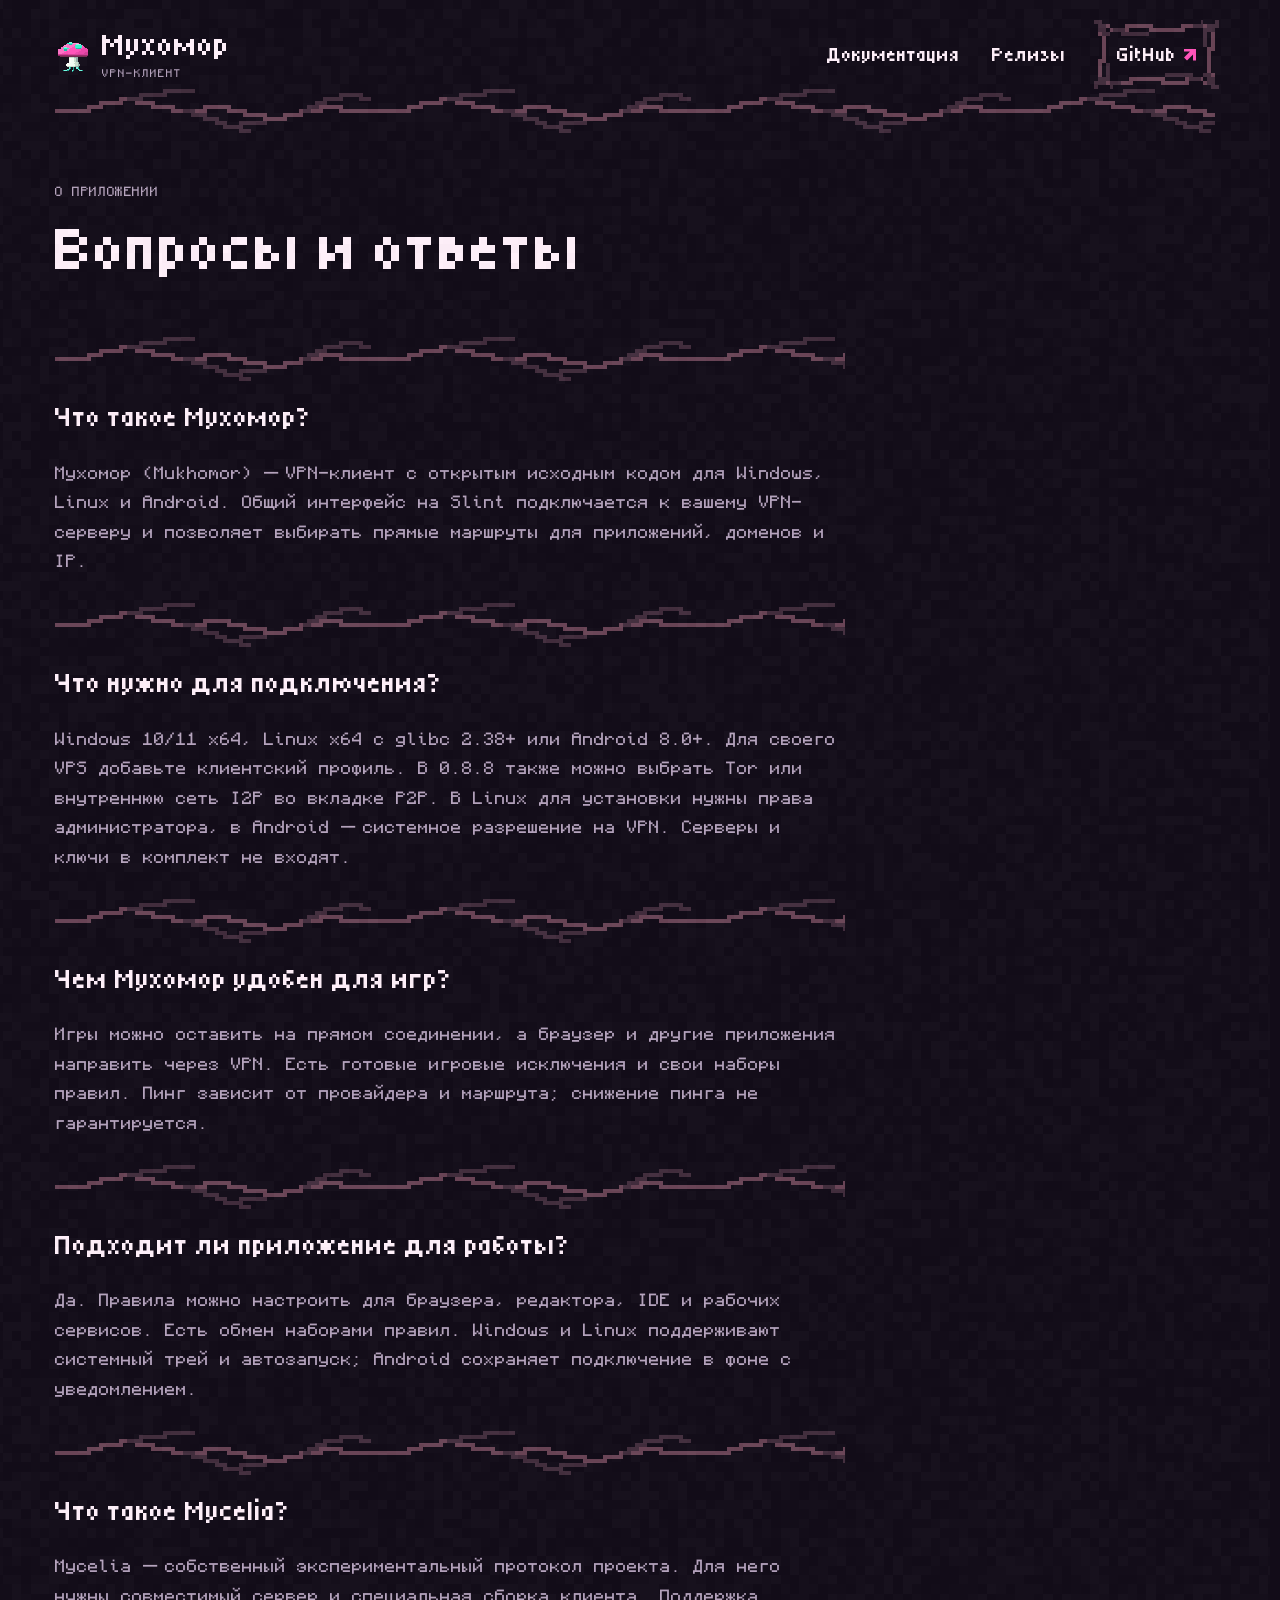
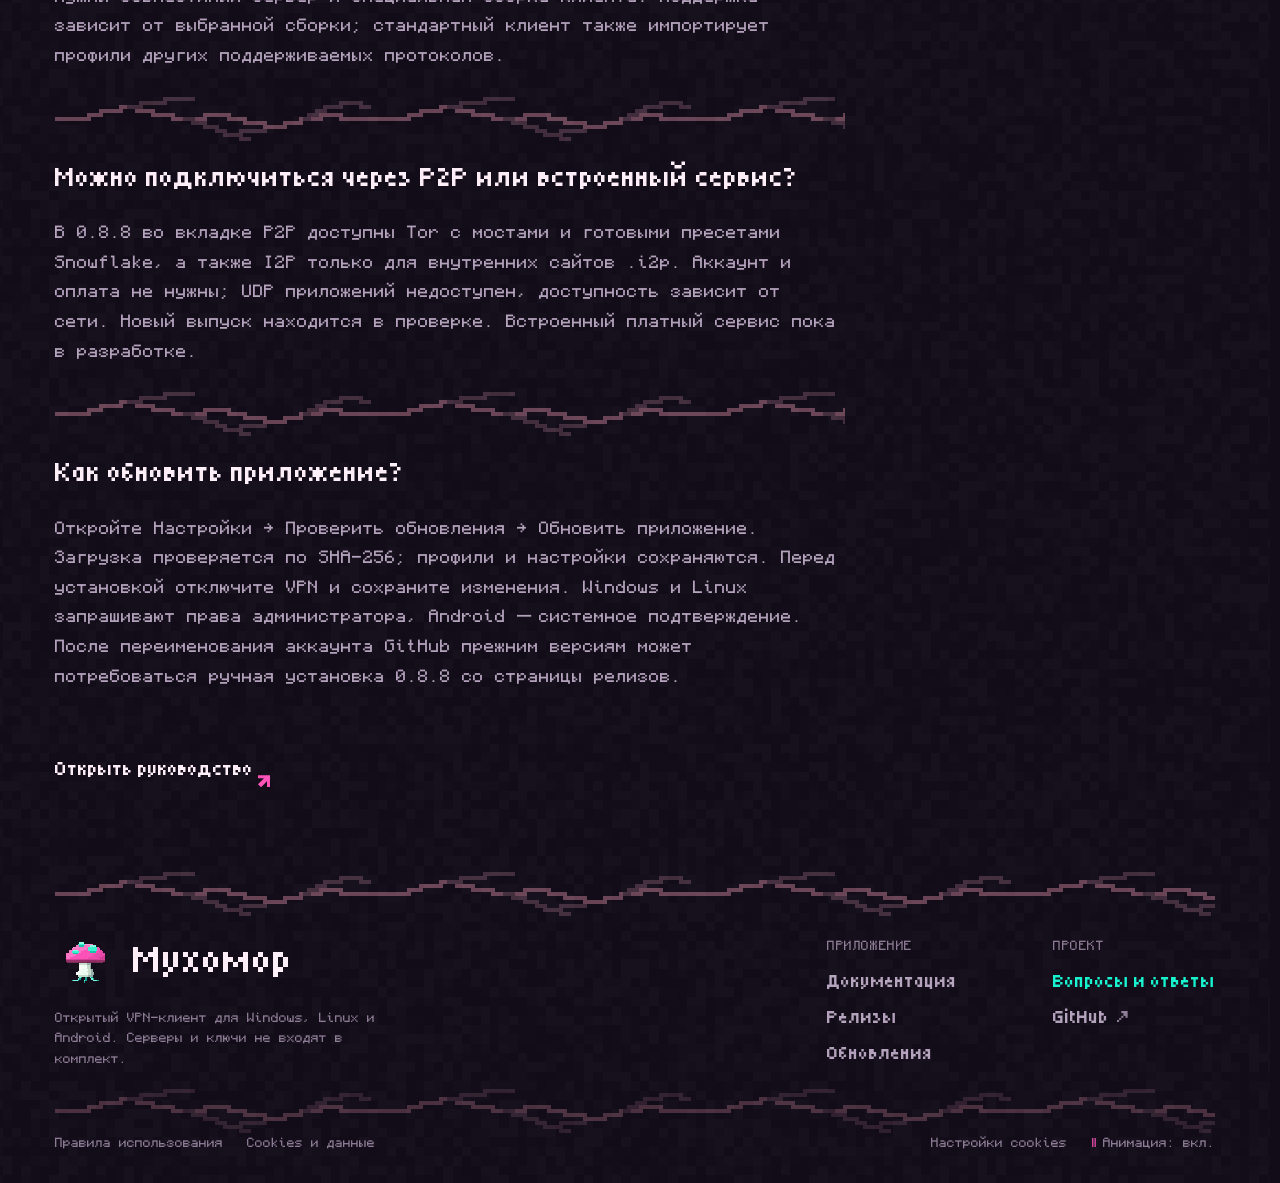
<file: website/public/faq.html>
<!doctype html>
<html lang="ru">
<head>
  <meta charset="utf-8">
  <meta http-equiv="Content-Security-Policy" content="default-src &#39;self&#39;; base-uri &#39;self&#39;; object-src &#39;none&#39;; form-action &#39;none&#39;; script-src &#39;self&#39;; style-src &#39;self&#39; &#39;unsafe-inline&#39;; img-src &#39;self&#39; data:; font-src &#39;self&#39;; connect-src &#39;self&#39; https://2.59.162.128:10443; frame-src &#39;none&#39;; upgrade-insecure-requests">
  <meta name="viewport" content="width=device-width, initial-scale=1">
  <style id="navigation-critical">
    html { background: #120c18; color-scheme: dark; }
    .navigation-covered::after { content: ''; position: fixed; inset: 0; z-index: 10000; background: #120c18; pointer-events: all; }
    .pixel-transition { position: fixed; inset: 0; z-index: 10001; width: 100%; height: 100%; pointer-events: all; image-rendering: pixelated; }
  </style>
  <script src="navigation.js"></script>
  <meta name="theme-color" content="#120c18">
  <meta name="description" content="Ответы о Мухоморе: подключение своего VPS, маршруты для игр и работы, Windows и протокол Mycelia.">
  <title>Вопросы и ответы — Мухомор</title>
  <link rel="icon" href="assets/mushroom-favicon.svg" type="image/svg+xml">
  <link rel="preload" href="assets/Tiny5-Regular.ttf" as="font" type="font/ttf" crossorigin>
  <link rel="stylesheet" href="styles.css">
  <link rel="stylesheet" href="scene.css?v=background-2">
  <script src="site.js" defer></script>
  <!-- seo:start -->
  <link rel="canonical" href="https://mukhomo.github.io/Mukhomor/faq.html">
  <link rel="sitemap" type="application/xml" href="sitemap.xml">
  <meta name="robots" content="index,follow,max-image-preview:large,max-snippet:-1,max-video-preview:-1">
  <meta name="referrer" content="strict-origin-when-cross-origin">
  <meta property="og:type" content="website">
  <meta property="og:site_name" content="Мухомор">
  <meta property="og:locale" content="ru_RU">
  <meta property="og:title" content="Вопросы и ответы — Мухомор">
  <meta property="og:description" content="Ответы о Мухоморе: подключение своего VPS, маршруты для игр и работы, Windows и протокол Mycelia.">
  <meta property="og:url" content="https://mukhomo.github.io/Mukhomor/faq.html">
  <meta property="og:image" content="https://mukhomo.github.io/Mukhomor/assets/social-preview.png">
  <meta property="og:image:width" content="1280">
  <meta property="og:image:height" content="640">
  <meta property="og:image:alt" content="Мухомор — VPN-клиент для Windows, Linux и Android; игры и свои правила маршрутизации">
  <meta name="twitter:card" content="summary_large_image">
  <meta name="twitter:title" content="Вопросы и ответы — Мухомор">
  <meta name="twitter:description" content="Ответы о Мухоморе: подключение своего VPS, маршруты для игр и работы, Windows и протокол Mycelia.">
  <meta name="twitter:image" content="https://mukhomo.github.io/Mukhomor/assets/social-preview.png">
  <script type="application/ld+json">{"@context":"https://schema.org","@graph":[{"@type":"WebSite","@id":"https://mukhomo.github.io/Mukhomor/#website","url":"https://mukhomo.github.io/Mukhomor/","name":"Мухомор","alternateName":"Mukhomor","inLanguage":"ru"},{"@type":"SoftwareApplication","@id":"https://mukhomo.github.io/Mukhomor/#application","name":"Мухомор","alternateName":"Mukhomor","url":"https://mukhomo.github.io/Mukhomor/","description":"Мухомор (Mukhomor) — VPN-клиент с открытым исходным кодом для Windows, Linux и Android. Общий интерфейс на Slint подключается к вашему VPN-серверу и позволяет выбирать прямые маршруты для приложений, доменов и IP.","applicationCategory":"SecurityApplication","operatingSystem":["Windows 10/11 (x64)","Linux (x64)","Android 8.0+ (ARM64/x86_64)"],"softwareVersion":"0.8.8","downloadUrl":"https://mukhomo.github.io/Mukhomor/releases.html","releaseNotes":"https://mukhomo.github.io/Mukhomor/changelog.html","license":"https://github.com/Mukhomo/Mukhomor/blob/main/LICENSE","isAccessibleForFree":true,"inLanguage":["ru","en"],"screenshot":"https://mukhomo.github.io/Mukhomor/assets/app-preview.png","sameAs":["https://github.com/Mukhomo/Mukhomor"],"softwareRequirements":"Для своего VPS нужен клиентский профиль. В 0.8.8 доступны Tor и внутренняя сеть I2P. Linux требует glibc 2.38+. Для Mycelia нужна совместимая сборка."},{"@type":"WebPage","@id":"https://mukhomo.github.io/Mukhomor/faq.html#page","url":"https://mukhomo.github.io/Mukhomor/faq.html","name":"Вопросы и ответы — Мухомор","description":"Ответы о Мухоморе: подключение своего VPS, маршруты для игр и работы, Windows и протокол Mycelia.","inLanguage":"ru","isPartOf":{"@id":"https://mukhomo.github.io/Mukhomor/#website"},"about":{"@id":"https://mukhomo.github.io/Mukhomor/#application"}},{"@type":"FAQPage","@id":"https://mukhomo.github.io/Mukhomor/faq.html#faq","mainEntity":[{"@type":"Question","name":"Что такое Мухомор?","acceptedAnswer":{"@type":"Answer","text":"Мухомор (Mukhomor) — VPN-клиент с открытым исходным кодом для Windows, Linux и Android. Общий интерфейс на Slint подключается к вашему VPN-серверу и позволяет выбирать прямые маршруты для приложений, доменов и IP."}},{"@type":"Question","name":"Что нужно для подключения?","acceptedAnswer":{"@type":"Answer","text":"Windows 10/11 x64, Linux x64 с glibc 2.38+ или Android 8.0+. Для своего VPS добавьте клиентский профиль. В 0.8.8 также можно выбрать Tor или внутреннюю сеть I2P во вкладке P2P. В Linux для установки нужны права администратора, в Android — системное разрешение на VPN. Серверы и ключи в комплект не входят."}},{"@type":"Question","name":"Чем Мухомор удобен для игр?","acceptedAnswer":{"@type":"Answer","text":"Игры можно оставить на прямом соединении, а браузер и другие приложения направить через VPN. Есть готовые игровые исключения и свои наборы правил. Пинг зависит от провайдера и маршрута; снижение пинга не гарантируется."}},{"@type":"Question","name":"Подходит ли приложение для работы?","acceptedAnswer":{"@type":"Answer","text":"Да. Правила можно настроить для браузера, редактора, IDE и рабочих сервисов. Есть обмен наборами правил. Windows и Linux поддерживают системный трей и автозапуск; Android сохраняет подключение в фоне с уведомлением."}},{"@type":"Question","name":"Что такое Mycelia?","acceptedAnswer":{"@type":"Answer","text":"Mycelia — собственный экспериментальный протокол проекта. Для него нужны совместимый сервер и специальная сборка клиента. Поддержка зависит от выбранной сборки; стандартный клиент также импортирует профили других поддерживаемых протоколов."}},{"@type":"Question","name":"Можно подключиться через P2P или встроенный сервис?","acceptedAnswer":{"@type":"Answer","text":"В 0.8.8 во вкладке P2P доступны Tor с мостами и готовыми пресетами Snowflake, а также I2P только для внутренних сайтов .i2p. Аккаунт и оплата не нужны; UDP приложений недоступен, доступность зависит от сети. Новый выпуск находится в проверке. Встроенный платный сервис пока в разработке."}},{"@type":"Question","name":"Как обновить приложение?","acceptedAnswer":{"@type":"Answer","text":"Откройте Настройки → Проверить обновления → Обновить приложение. Загрузка проверяется по SHA-256; профили и настройки сохраняются. Перед установкой отключите VPN и сохраните изменения. Windows и Linux запрашивают права администратора, Android — системное подтверждение. После переименования аккаунта GitHub прежним версиям может потребоваться ручная установка 0.8.8 со страницы релизов."}}]}]}</script>
  <script src="analytics-config.js" defer></script>
  <script src="analytics.js" defer></script>
  <!-- seo:end -->
  <link rel="stylesheet" href="content.css">
  <script src="content-config.js" defer></script>
  <script src="content-snapshot.js" defer></script>
  <script src="content.js" defer></script>
  <link rel="stylesheet" href="typography.css">
  <link rel="stylesheet" href="pixel-frames.css">
  <link rel="stylesheet" href="visuals.css">
</head>
<body class="docs-page">
  <a class="skip-link" href="#main">К содержимому</a>
  <header class="site-header wrap"><a class="brand" href="./"><img src="assets/mushroom-mini.svg?v=artwork-2" width="36" height="36" alt=""><span>Мухомор<span class="brand-caption">VPN-КЛИЕНТ</span></span></a><nav class="header-nav" aria-label="Основная навигация"><a href="docs.html">Документация</a><a class="nav-updates" href="releases.html">Релизы</a><a class="github-link" href="https://github.com/Mukhomo/Mukhomor" target="_blank" rel="noopener noreferrer">GitHub <span aria-hidden="true">↗</span></a></nav></header>
  <main id="main" class="wrap docs-main">
    <div class="docs-heading"><p class="eyebrow">О ПРИЛОЖЕНИИ</p><h1>Вопросы и ответы</h1></div>
    <div class="faq-content"><!-- faq:start -->
<section class="faq-answer" id="what" aria-labelledby="what-title"><h2 id="what-title" data-cms="faq.what.question">Что такое Мухомор?</h2><p data-cms="faq.what.answer">Мухомор (Mukhomor) — VPN-клиент с открытым исходным кодом для Windows, Linux и Android. Общий интерфейс на Slint подключается к вашему VPN-серверу и позволяет выбирать прямые маршруты для приложений, доменов и IP.</p></section>
<section class="faq-answer" id="server" aria-labelledby="server-title"><h2 id="server-title" data-cms="faq.server.question">Что нужно для подключения?</h2><p data-cms="faq.server.answer">Windows 10/11 x64, Linux x64 с glibc 2.38+ или Android 8.0+. Для своего VPS добавьте клиентский профиль. В 0.8.8 также можно выбрать Tor или внутреннюю сеть I2P во вкладке P2P. В Linux для установки нужны права администратора, в Android — системное разрешение на VPN. Серверы и ключи в комплект не входят.</p></section>
<section class="faq-answer" id="games" aria-labelledby="games-title"><h2 id="games-title" data-cms="faq.games.question">Чем Мухомор удобен для игр?</h2><p data-cms="faq.games.answer">Игры можно оставить на прямом соединении, а браузер и другие приложения направить через VPN. Есть готовые игровые исключения и свои наборы правил. Пинг зависит от провайдера и маршрута; снижение пинга не гарантируется.</p></section>
<section class="faq-answer" id="work" aria-labelledby="work-title"><h2 id="work-title" data-cms="faq.work.question">Подходит ли приложение для работы?</h2><p data-cms="faq.work.answer">Да. Правила можно настроить для браузера, редактора, IDE и рабочих сервисов. Есть обмен наборами правил. Windows и Linux поддерживают системный трей и автозапуск; Android сохраняет подключение в фоне с уведомлением.</p></section>
<section class="faq-answer" id="mycelia" aria-labelledby="mycelia-title"><h2 id="mycelia-title" data-cms="faq.mycelia.question">Что такое Mycelia?</h2><p data-cms="faq.mycelia.answer">Mycelia — собственный экспериментальный протокол проекта. Для него нужны совместимый сервер и специальная сборка клиента. Поддержка зависит от выбранной сборки; стандартный клиент также импортирует профили других поддерживаемых протоколов.</p></section>
<section class="faq-answer" id="service" aria-labelledby="service-title"><h2 id="service-title" data-cms="faq.service.question">Можно подключиться через P2P или встроенный сервис?</h2><p data-cms="faq.service.answer">В 0.8.8 во вкладке P2P доступны Tor с мостами и готовыми пресетами Snowflake, а также I2P только для внутренних сайтов .i2p. Аккаунт и оплата не нужны; UDP приложений недоступен, доступность зависит от сети. Новый выпуск находится в проверке. Встроенный платный сервис пока в разработке.</p></section>
<section class="faq-answer" id="updates" aria-labelledby="updates-title"><h2 id="updates-title" data-cms="faq.updates.question">Как обновить приложение?</h2><p data-cms="faq.updates.answer">Откройте Настройки → Проверить обновления → Обновить приложение. Загрузка проверяется по SHA-256; профили и настройки сохраняются. Перед установкой отключите VPN и сохраните изменения. Windows и Linux запрашивают права администратора, Android — системное подтверждение. После переименования аккаунта GitHub прежним версиям может потребоваться ручная установка 0.8.8 со страницы релизов.</p></section>
<!-- faq:end --></div>
    <a class="text-link docs-updates" href="docs.html">Открыть руководство <span aria-hidden="true">↗</span></a>
  </main>
  <footer class="site-footer wrap" aria-label="Подвал сайта">
    <div class="footer-main">
      <div class="footer-identity">
        <a class="footer-brand" href="./" aria-label="Мухомор — на главную"><img src="assets/mushroom-mini.svg?v=artwork-2" width="60" height="48" alt="" loading="lazy"><span>Мухомор</span></a>
        <p class="footer-fine">Открытый VPN-клиент для Windows, Linux и Android. Серверы и ключи не входят в комплект.</p>
      </div>
      <nav class="footer-nav" aria-label="Разделы сайта">
        <div class="footer-group">
          <p class="footer-heading">Приложение</p>
          <ul><li><a href="docs.html">Документация</a></li><li><a href="releases.html">Релизы</a></li><li><a href="changelog.html">Обновления</a></li></ul>
        </div>
        <div class="footer-group">
          <p class="footer-heading">Проект</p>
          <ul><li><a href="faq.html" aria-current="page">Вопросы и ответы</a></li><li><a href="https://github.com/Mukhomo/Mukhomor" target="_blank" rel="noopener noreferrer">GitHub <span class="footer-external" aria-hidden="true">↗</span></a></li></ul>
        </div>
      </nav>
    </div>
    <div class="footer-bottom">
      <nav class="footer-legal" aria-label="Правила и данные"><a href="policy.html">Правила использования</a><a href="privacy.html">Cookies и данные</a></nav>
      <div class="footer-settings"><button type="button" class="footer-control" data-analytics-settings hidden>Настройки cookies</button><button type="button" class="footer-control" data-analytics-revoke hidden>Отключить статистику</button><button class="motion-toggle" type="button" aria-pressed="false" hidden>Анимация: вкл.</button></div>
    </div>
  </footer>
</body>
</html>
</file>
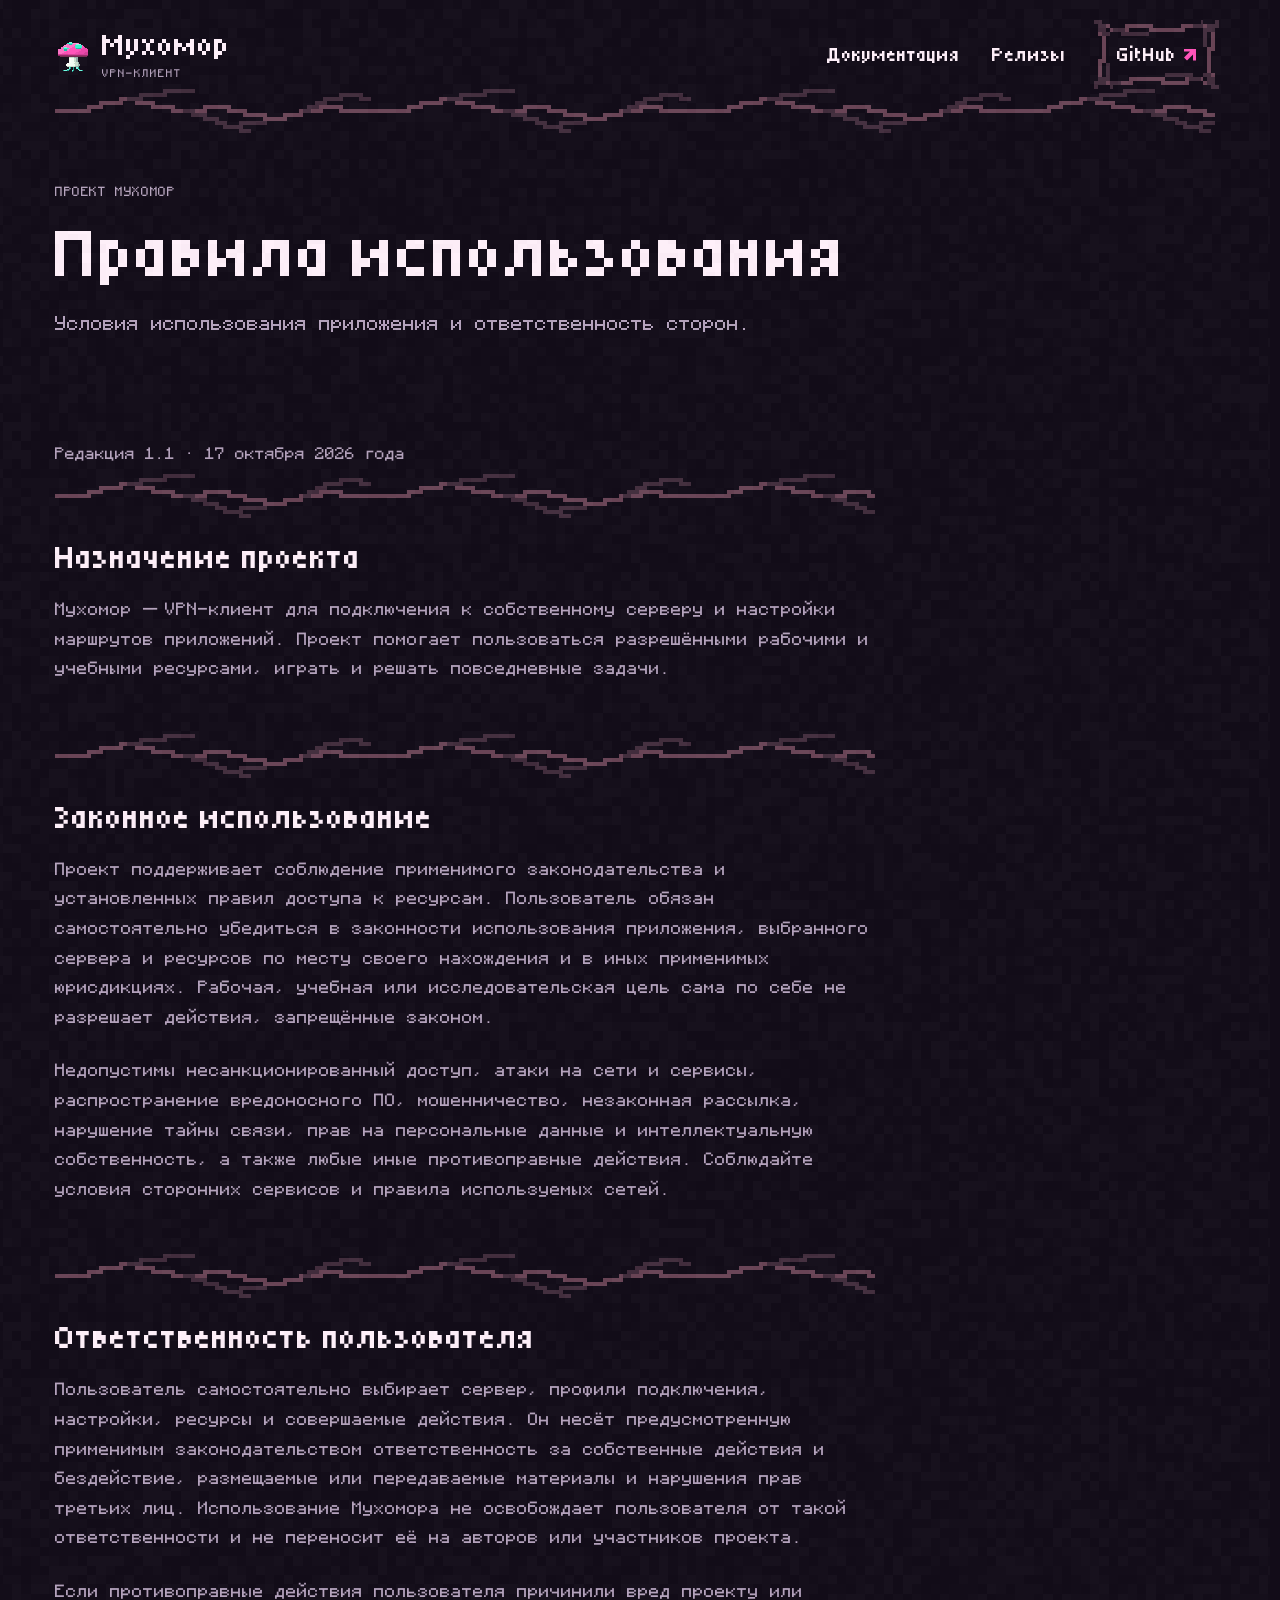
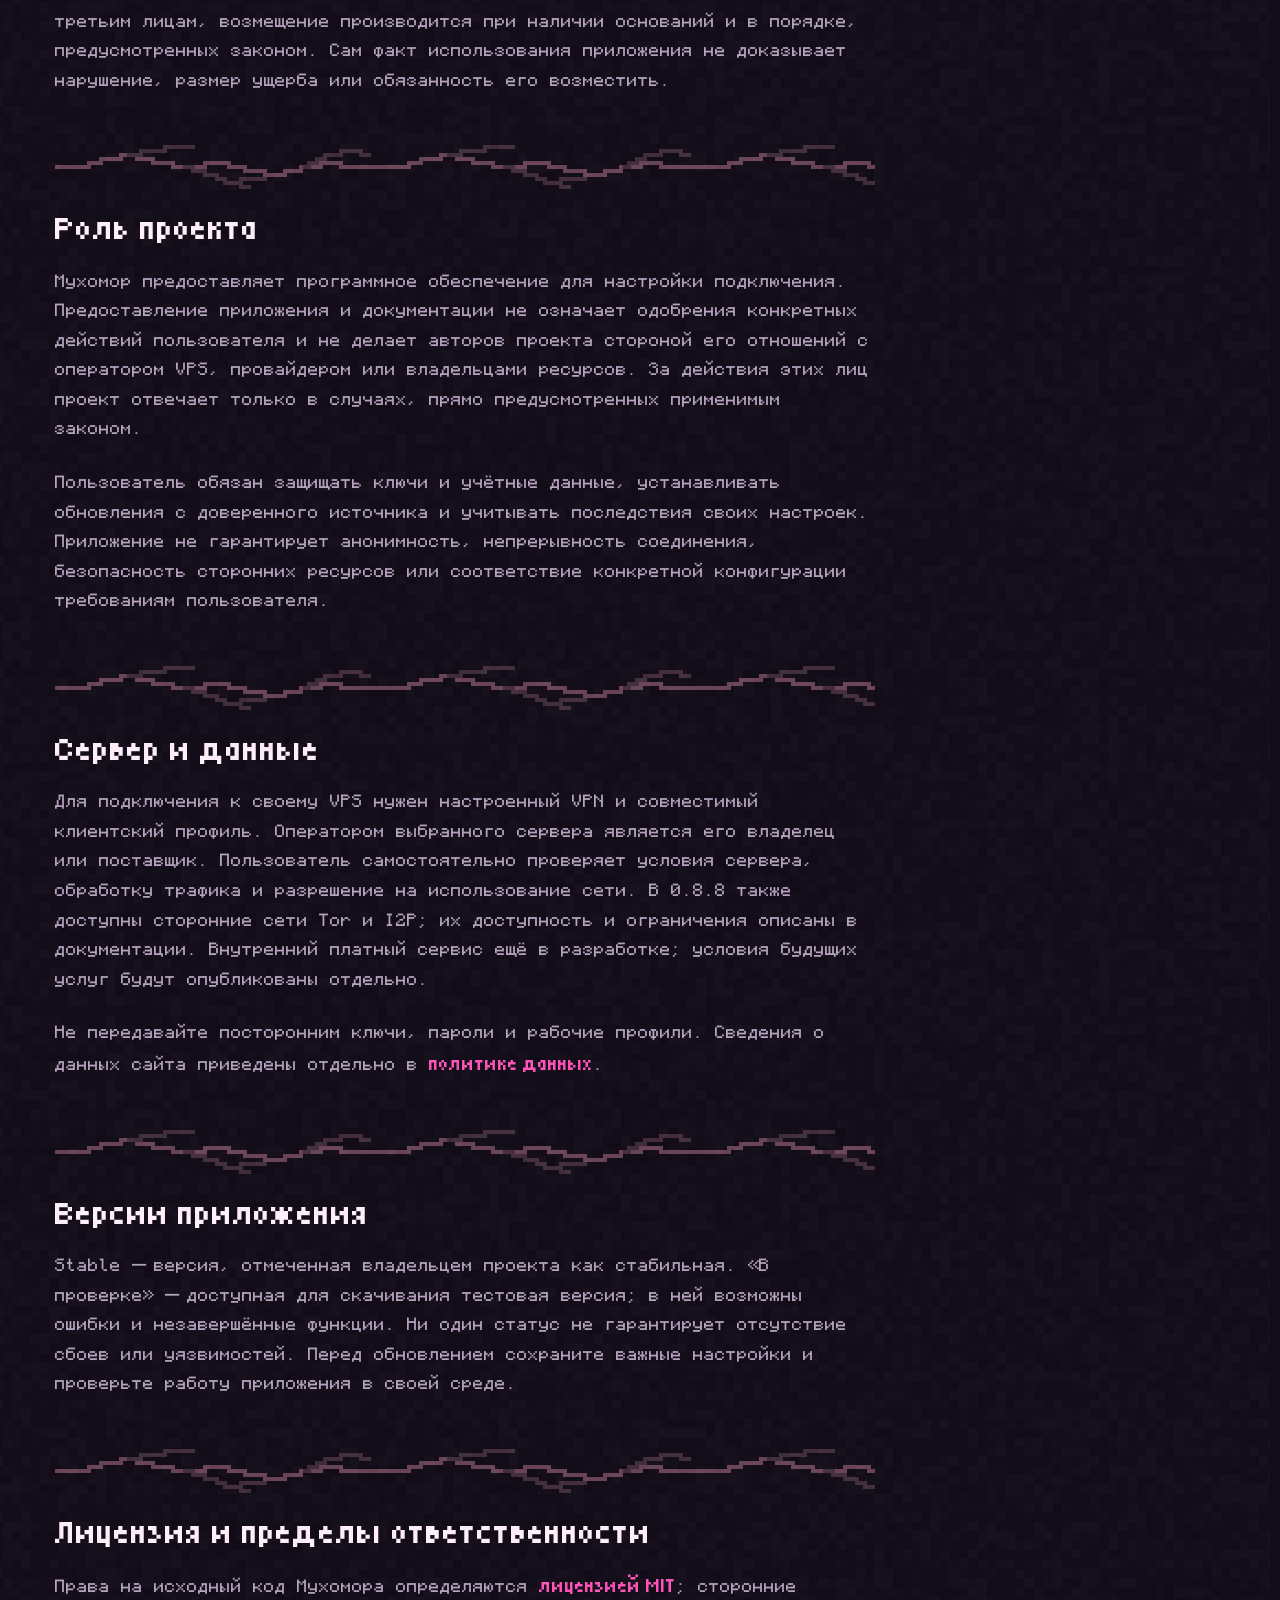
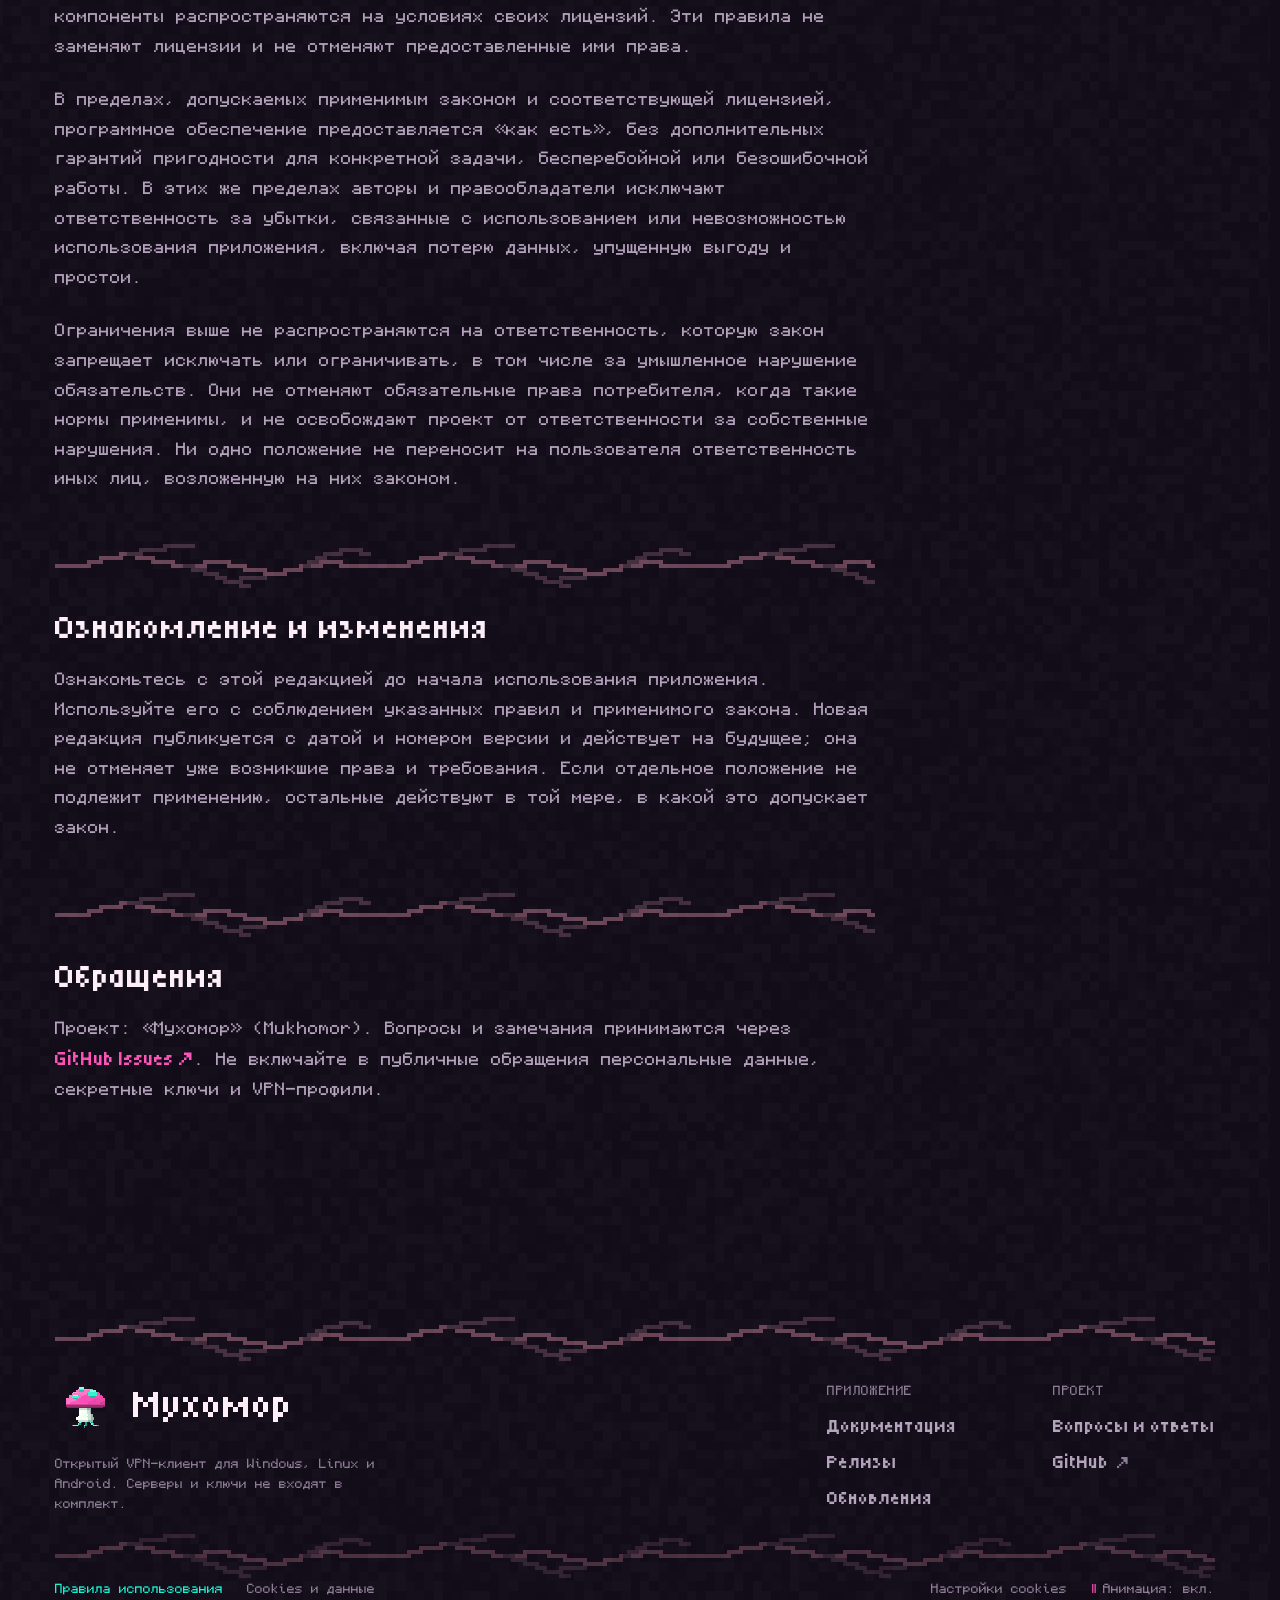
<file: website/public/policy.html>
<!doctype html>
<html lang="ru">
<head>
  <meta charset="utf-8">
  <meta http-equiv="Content-Security-Policy" content="default-src &#39;self&#39;; base-uri &#39;self&#39;; object-src &#39;none&#39;; form-action &#39;none&#39;; script-src &#39;self&#39;; style-src &#39;self&#39; &#39;unsafe-inline&#39;; img-src &#39;self&#39; data:; font-src &#39;self&#39;; connect-src &#39;self&#39; https://2.59.162.128:10443; frame-src &#39;none&#39;; upgrade-insecure-requests">
  <meta name="viewport" content="width=device-width, initial-scale=1">
  <style id="navigation-critical">
    html { background: #120c18; color-scheme: dark; }
    .navigation-covered::after { content: ''; position: fixed; inset: 0; z-index: 10000; background: #120c18; pointer-events: all; }
    .pixel-transition { position: fixed; inset: 0; z-index: 10001; width: 100%; height: 100%; pointer-events: all; image-rendering: pixelated; }
  </style>
  <script src="navigation.js"></script>
  <meta name="theme-color" content="#120c18">
  <meta name="description" content="Назначение Мухомора, законное использование и ответственность пользователя.">
  <title>Правила использования — Мухомор</title>
  <link rel="icon" href="assets/mushroom-favicon.svg" type="image/svg+xml">
  <link rel="stylesheet" href="styles.css">
  <link rel="stylesheet" href="scene.css?v=background-2">
  <script src="site.js" defer></script>
  <link rel="stylesheet" href="roots.css">
  <script src="experience.js?v=background-2" defer></script>
  <!-- seo:start -->
  <link rel="canonical" href="https://mukhomo.github.io/Mukhomor/policy.html">
  <link rel="sitemap" type="application/xml" href="sitemap.xml">
  <meta name="robots" content="index,follow,max-image-preview:large,max-snippet:-1,max-video-preview:-1">
  <meta name="referrer" content="strict-origin-when-cross-origin">
  <meta property="og:type" content="website">
  <meta property="og:site_name" content="Мухомор">
  <meta property="og:locale" content="ru_RU">
  <meta property="og:title" content="Правила использования — Мухомор">
  <meta property="og:description" content="Назначение Мухомора, законное использование и ответственность пользователя.">
  <meta property="og:url" content="https://mukhomo.github.io/Mukhomor/policy.html">
  <meta property="og:image" content="https://mukhomo.github.io/Mukhomor/assets/social-preview.png">
  <meta property="og:image:width" content="1280">
  <meta property="og:image:height" content="640">
  <meta property="og:image:alt" content="Мухомор — VPN-клиент для Windows, Linux и Android; игры и свои правила маршрутизации">
  <meta name="twitter:card" content="summary_large_image">
  <meta name="twitter:title" content="Правила использования — Мухомор">
  <meta name="twitter:description" content="Назначение Мухомора, законное использование и ответственность пользователя.">
  <meta name="twitter:image" content="https://mukhomo.github.io/Mukhomor/assets/social-preview.png">
  <script type="application/ld+json">{"@context":"https://schema.org","@graph":[{"@type":"WebSite","@id":"https://mukhomo.github.io/Mukhomor/#website","url":"https://mukhomo.github.io/Mukhomor/","name":"Мухомор","alternateName":"Mukhomor","inLanguage":"ru"},{"@type":"SoftwareApplication","@id":"https://mukhomo.github.io/Mukhomor/#application","name":"Мухомор","alternateName":"Mukhomor","url":"https://mukhomo.github.io/Mukhomor/","description":"Мухомор (Mukhomor) — VPN-клиент с открытым исходным кодом для Windows, Linux и Android. Общий интерфейс на Slint подключается к вашему VPN-серверу и позволяет выбирать прямые маршруты для приложений, доменов и IP.","applicationCategory":"SecurityApplication","operatingSystem":["Windows 10/11 (x64)","Linux (x64)","Android 8.0+ (ARM64/x86_64)"],"softwareVersion":"0.8.8","downloadUrl":"https://mukhomo.github.io/Mukhomor/releases.html","releaseNotes":"https://mukhomo.github.io/Mukhomor/changelog.html","license":"https://github.com/Mukhomo/Mukhomor/blob/main/LICENSE","isAccessibleForFree":true,"inLanguage":["ru","en"],"screenshot":"https://mukhomo.github.io/Mukhomor/assets/app-preview.png","sameAs":["https://github.com/Mukhomo/Mukhomor"],"softwareRequirements":"Для своего VPS нужен клиентский профиль. В 0.8.8 доступны Tor и внутренняя сеть I2P. Linux требует glibc 2.38+. Для Mycelia нужна совместимая сборка."},{"@type":"WebPage","@id":"https://mukhomo.github.io/Mukhomor/policy.html#page","url":"https://mukhomo.github.io/Mukhomor/policy.html","name":"Правила использования — Мухомор","description":"Назначение Мухомора, законное использование и ответственность пользователя.","inLanguage":"ru","isPartOf":{"@id":"https://mukhomo.github.io/Mukhomor/#website"},"about":{"@id":"https://mukhomo.github.io/Mukhomor/#application"}}]}</script>
  <script src="analytics-config.js" defer></script>
  <script src="analytics.js" defer></script>
  <!-- seo:end -->
  <link rel="stylesheet" href="content.css">
  <script src="content-config.js" defer></script>
  <script src="content-snapshot.js" defer></script>
  <script src="content.js" defer></script>
  <link rel="stylesheet" href="typography.css">
  <link rel="stylesheet" href="pixel-frames.css">
  <link rel="stylesheet" href="visuals.css">
</head>
<body class="docs-page policy-page"><a class="skip-link" href="#main"><span data-cms="policy.text001">К содержимому</span></a><header class="site-header wrap"><a class="brand" href="./"><img src="assets/mushroom-mini.svg?v=artwork-2" width="36" height="36" alt=""><span>Мухомор<span class="brand-caption">VPN-КЛИЕНТ</span></span></a><nav class="header-nav" aria-label="Основная навигация"><a href="docs.html">Документация</a><a class="nav-updates" href="releases.html">Релизы</a><a class="github-link" href="https://github.com/Mukhomo/Mukhomor" target="_blank" rel="noopener noreferrer">GitHub <span aria-hidden="true">↗</span></a></nav></header><main id="main" class="wrap docs-main"><div class="gutter-art gutter-art-left" aria-hidden="true"><span></span><span></span><span></span><span></span><span></span><span></span></div><div class="gutter-art gutter-art-right" aria-hidden="true"><span></span><span></span><span></span><span></span><span></span><span></span></div>
<div class="docs-heading"><p class="eyebrow"><span data-cms="policy.text002">ПРОЕКТ МУХОМОР</span></p><h1><span data-cms="policy.text003">Правила использования</span></h1><p><span data-cms="policy.text004">Условия использования приложения и ответственность сторон.</span></p></div>
<article class="policy-copy"><p class="policy-date"><span data-cms="policy.text005">Редакция 1.1 · 17 октября 2026 года</span></p>
<section><h2><span data-cms="policy.text006">Назначение проекта</span></h2><p><span data-cms="policy.text007">Мухомор — VPN-клиент для подключения к собственному серверу и настройки маршрутов приложений. Проект помогает пользоваться разрешёнными рабочими и учебными ресурсами, играть и решать повседневные задачи.</span></p></section>
<section><h2><span data-cms="policy.text008">Законное использование</span></h2><p><span data-cms="policy.text009">Проект поддерживает соблюдение применимого законодательства и установленных правил доступа к ресурсам. Пользователь обязан самостоятельно убедиться в законности использования приложения, выбранного сервера и ресурсов по месту своего нахождения и в иных применимых юрисдикциях. Рабочая, учебная или исследовательская цель сама по себе не разрешает действия, запрещённые законом.</span></p><p><span data-cms="policy.text010">Недопустимы несанкционированный доступ, атаки на сети и сервисы, распространение вредоносного ПО, мошенничество, незаконная рассылка, нарушение тайны связи, прав на персональные данные и интеллектуальную собственность, а также любые иные противоправные действия. Соблюдайте условия сторонних сервисов и правила используемых сетей.</span></p></section>
<section><h2><span data-cms="policy.text011">Ответственность пользователя</span></h2><p><span data-cms="policy.text012">Пользователь самостоятельно выбирает сервер, профили подключения, настройки, ресурсы и совершаемые действия. Он несёт предусмотренную применимым законодательством ответственность за собственные действия и бездействие, размещаемые или передаваемые материалы и нарушения прав третьих лиц. Использование Мухомора не освобождает пользователя от такой ответственности и не переносит её на авторов или участников проекта.</span></p><p><span data-cms="policy.text013">Если противоправные действия пользователя причинили вред проекту или третьим лицам, возмещение производится при наличии оснований и в порядке, предусмотренных законом. Сам факт использования приложения не доказывает нарушение, размер ущерба или обязанность его возместить.</span></p></section>
<section><h2><span data-cms="policy.roleTitle">Роль проекта</span></h2><p><span data-cms="policy.roleBody">Мухомор предоставляет программное обеспечение для настройки подключения. Предоставление приложения и документации не означает одобрения конкретных действий пользователя и не делает авторов проекта стороной его отношений с оператором VPS, провайдером или владельцами ресурсов. За действия этих лиц проект отвечает только в случаях, прямо предусмотренных применимым законом.</span></p><p><span data-cms="policy.safetyBody">Пользователь обязан защищать ключи и учётные данные, устанавливать обновления с доверенного источника и учитывать последствия своих настроек. Приложение не гарантирует анонимность, непрерывность соединения, безопасность сторонних ресурсов или соответствие конкретной конфигурации требованиям пользователя.</span></p></section>
<section><h2><span data-cms="policy.text014">Сервер и данные</span></h2><p><span data-cms="policy.text015">Для подключения к своему VPS нужен настроенный VPN и совместимый клиентский профиль. Оператором выбранного сервера является его владелец или поставщик. Пользователь самостоятельно проверяет условия сервера, обработку трафика и разрешение на использование сети. В 0.8.8 также доступны сторонние сети Tor и I2P; их доступность и ограничения описаны в документации. Внутренний платный сервис ещё в разработке; условия будущих услуг будут опубликованы отдельно.</span></p><p><span data-cms="policy.text016">Не передавайте посторонним ключи, пароли и рабочие профили. Сведения о данных сайта приведены отдельно в</span> <a class="text-link" href="privacy.html"><span data-cms="policy.text017">политике данных</span></a>.</p></section>
<section><h2><span data-cms="policy.text018">Версии приложения</span></h2><p><span data-cms="policy.text019">Stable — версия, отмеченная владельцем проекта как стабильная. «В проверке» — доступная для скачивания тестовая версия; в ней возможны ошибки и незавершённые функции. Ни один статус не гарантирует отсутствие сбоев или уязвимостей. Перед обновлением сохраните важные настройки и проверьте работу приложения в своей среде.</span></p></section>
<section><h2><span data-cms="policy.licenseTitle">Лицензия и пределы ответственности</span></h2><p><span data-cms="policy.licenseBefore">Права на исходный код Мухомора определяются</span> <a class="text-link" href="https://github.com/Mukhomo/Mukhomor/blob/main/LICENSE" target="_blank" rel="noopener noreferrer"><span data-cms="policy.licenseLink">лицензией MIT</span></a><span data-cms="policy.licenseAfter">; сторонние компоненты распространяются на условиях своих лицензий. Эти правила не заменяют лицензии и не отменяют предоставленные ими права.</span></p><p><span data-cms="policy.warrantyBody">В пределах, допускаемых применимым законом и соответствующей лицензией, программное обеспечение предоставляется «как есть», без дополнительных гарантий пригодности для конкретной задачи, бесперебойной или безошибочной работы. В этих же пределах авторы и правообладатели исключают ответственность за убытки, связанные с использованием или невозможностью использования приложения, включая потерю данных, упущенную выгоду и простои.</span></p><p><span data-cms="policy.mandatoryBody">Ограничения выше не распространяются на ответственность, которую закон запрещает исключать или ограничивать, в том числе за умышленное нарушение обязательств. Они не отменяют обязательные права потребителя, когда такие нормы применимы, и не освобождают проект от ответственности за собственные нарушения. Ни одно положение не переносит на пользователя ответственность иных лиц, возложенную на них законом.</span></p></section>
<section><h2><span data-cms="policy.updatesTitle">Ознакомление и изменения</span></h2><p><span data-cms="policy.updatesBody">Ознакомьтесь с этой редакцией до начала использования приложения. Используйте его с соблюдением указанных правил и применимого закона. Новая редакция публикуется с датой и номером версии и действует на будущее; она не отменяет уже возникшие права и требования. Если отдельное положение не подлежит применению, остальные действуют в той мере, в какой это допускает закон.</span></p></section>
<section><h2><span data-cms="policy.text020">Обращения</span></h2><p><span data-cms="policy.text021">Проект: «Мухомор» (Mukhomor). Вопросы и замечания принимаются через</span> <a class="text-link" href="https://github.com/Mukhomo/Mukhomor/issues" target="_blank" rel="noopener noreferrer"><span data-cms="policy.text022">GitHub Issues ↗</span></a><span data-cms="policy.text023">. Не включайте в публичные обращения персональные данные, секретные ключи и VPN-профили.</span></p></section></article></main><footer class="site-footer wrap" aria-label="Подвал сайта">
    <div class="footer-main">
      <div class="footer-identity">
        <a class="footer-brand" href="./" aria-label="Мухомор — на главную"><img src="assets/mushroom-mini.svg?v=artwork-2" width="60" height="48" alt="" loading="lazy"><span>Мухомор</span></a>
        <p class="footer-fine"><span data-cms="policy.text024">Открытый VPN-клиент для Windows, Linux и Android. Серверы и ключи не входят в комплект.</span></p>
      </div>
      <nav class="footer-nav" aria-label="Разделы сайта">
        <div class="footer-group">
          <p class="footer-heading">Приложение</p>
          <ul><li><a href="docs.html">Документация</a></li><li><a href="releases.html">Релизы</a></li><li><a href="changelog.html">Обновления</a></li></ul>
        </div>
        <div class="footer-group">
          <p class="footer-heading">Проект</p>
          <ul><li><a href="faq.html">Вопросы и ответы</a></li><li><a href="https://github.com/Mukhomo/Mukhomor" target="_blank" rel="noopener noreferrer">GitHub <span class="footer-external" aria-hidden="true">↗</span></a></li></ul>
        </div>
      </nav>
    </div>
    <div class="footer-bottom">
      <nav class="footer-legal" aria-label="Правила и данные"><a href="policy.html" aria-current="page">Правила использования</a><a href="privacy.html">Cookies и данные</a></nav>
      <div class="footer-settings"><button type="button" class="footer-control" data-analytics-settings hidden>Настройки cookies</button><button type="button" class="footer-control" data-analytics-revoke hidden>Отключить статистику</button><button class="motion-toggle" type="button" aria-pressed="false" hidden>Анимация: вкл.</button></div>
    </div>
  </footer></body>
</html>
</file>
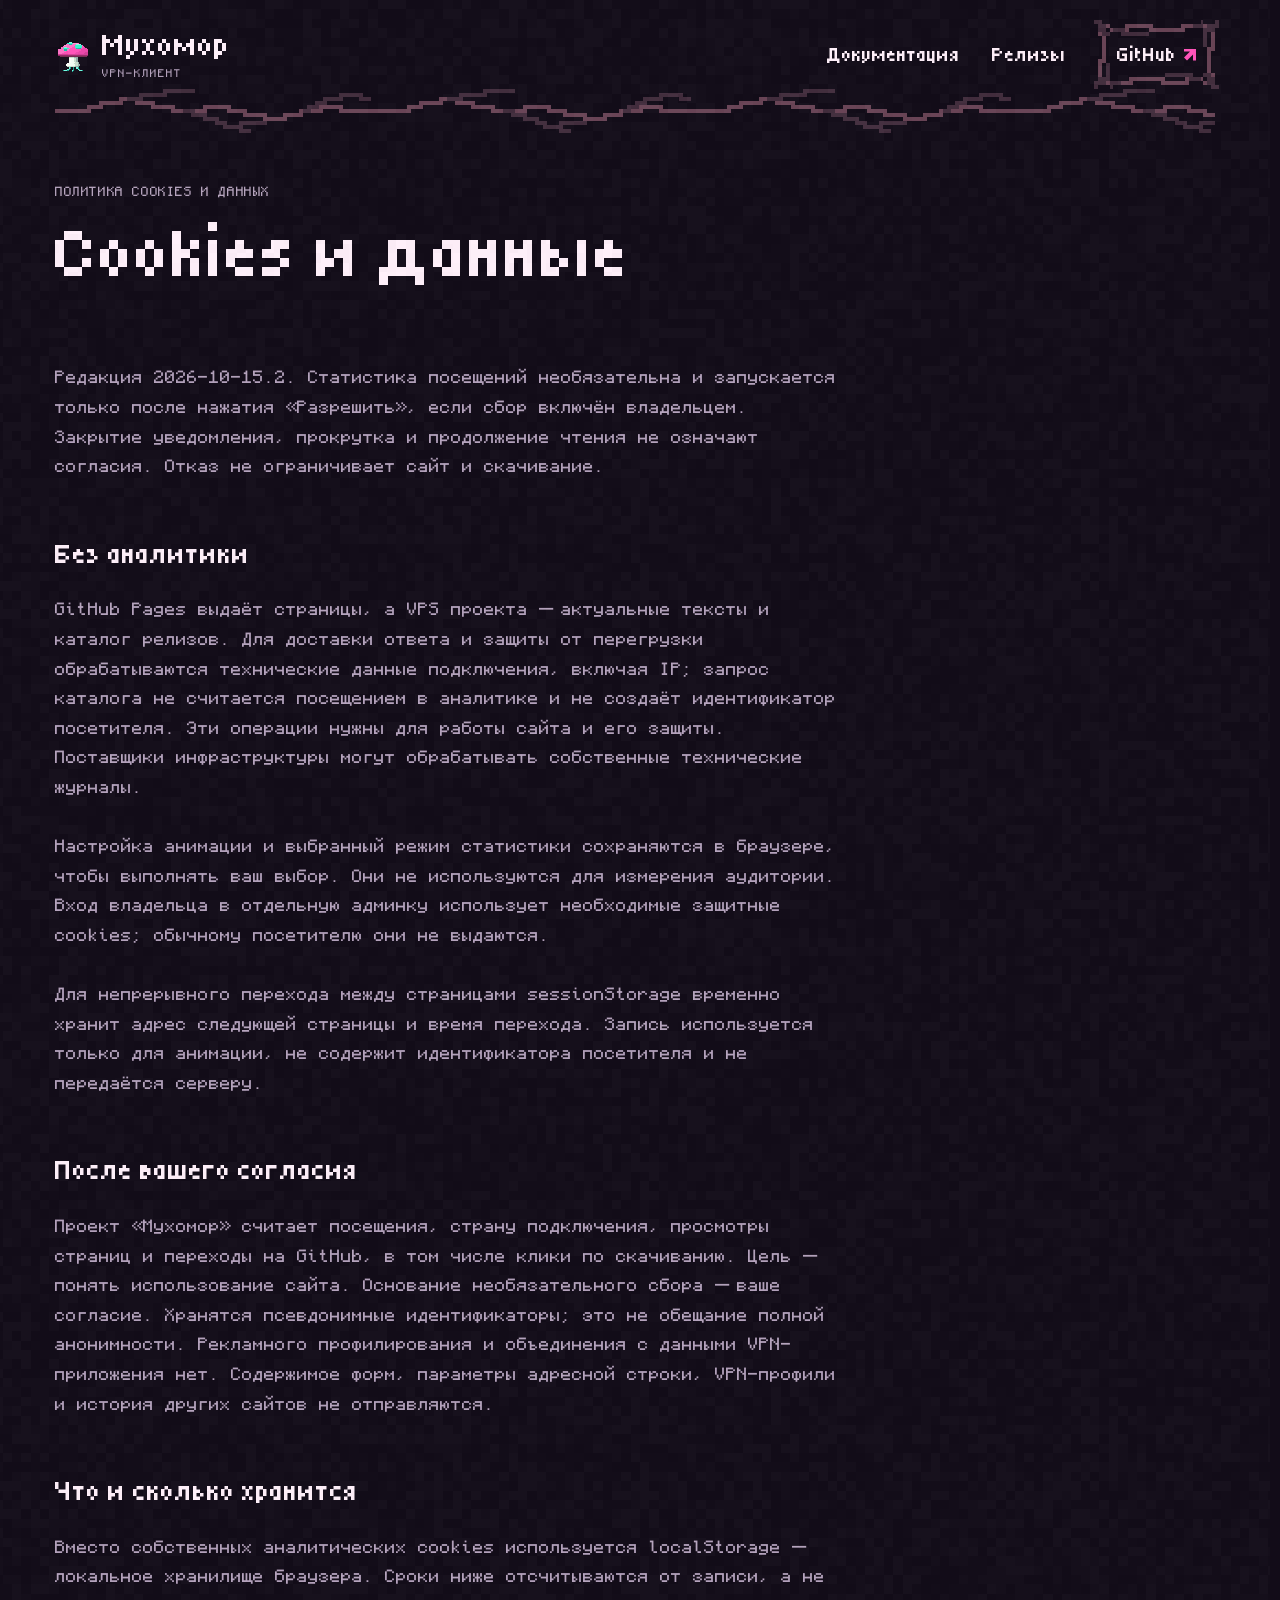
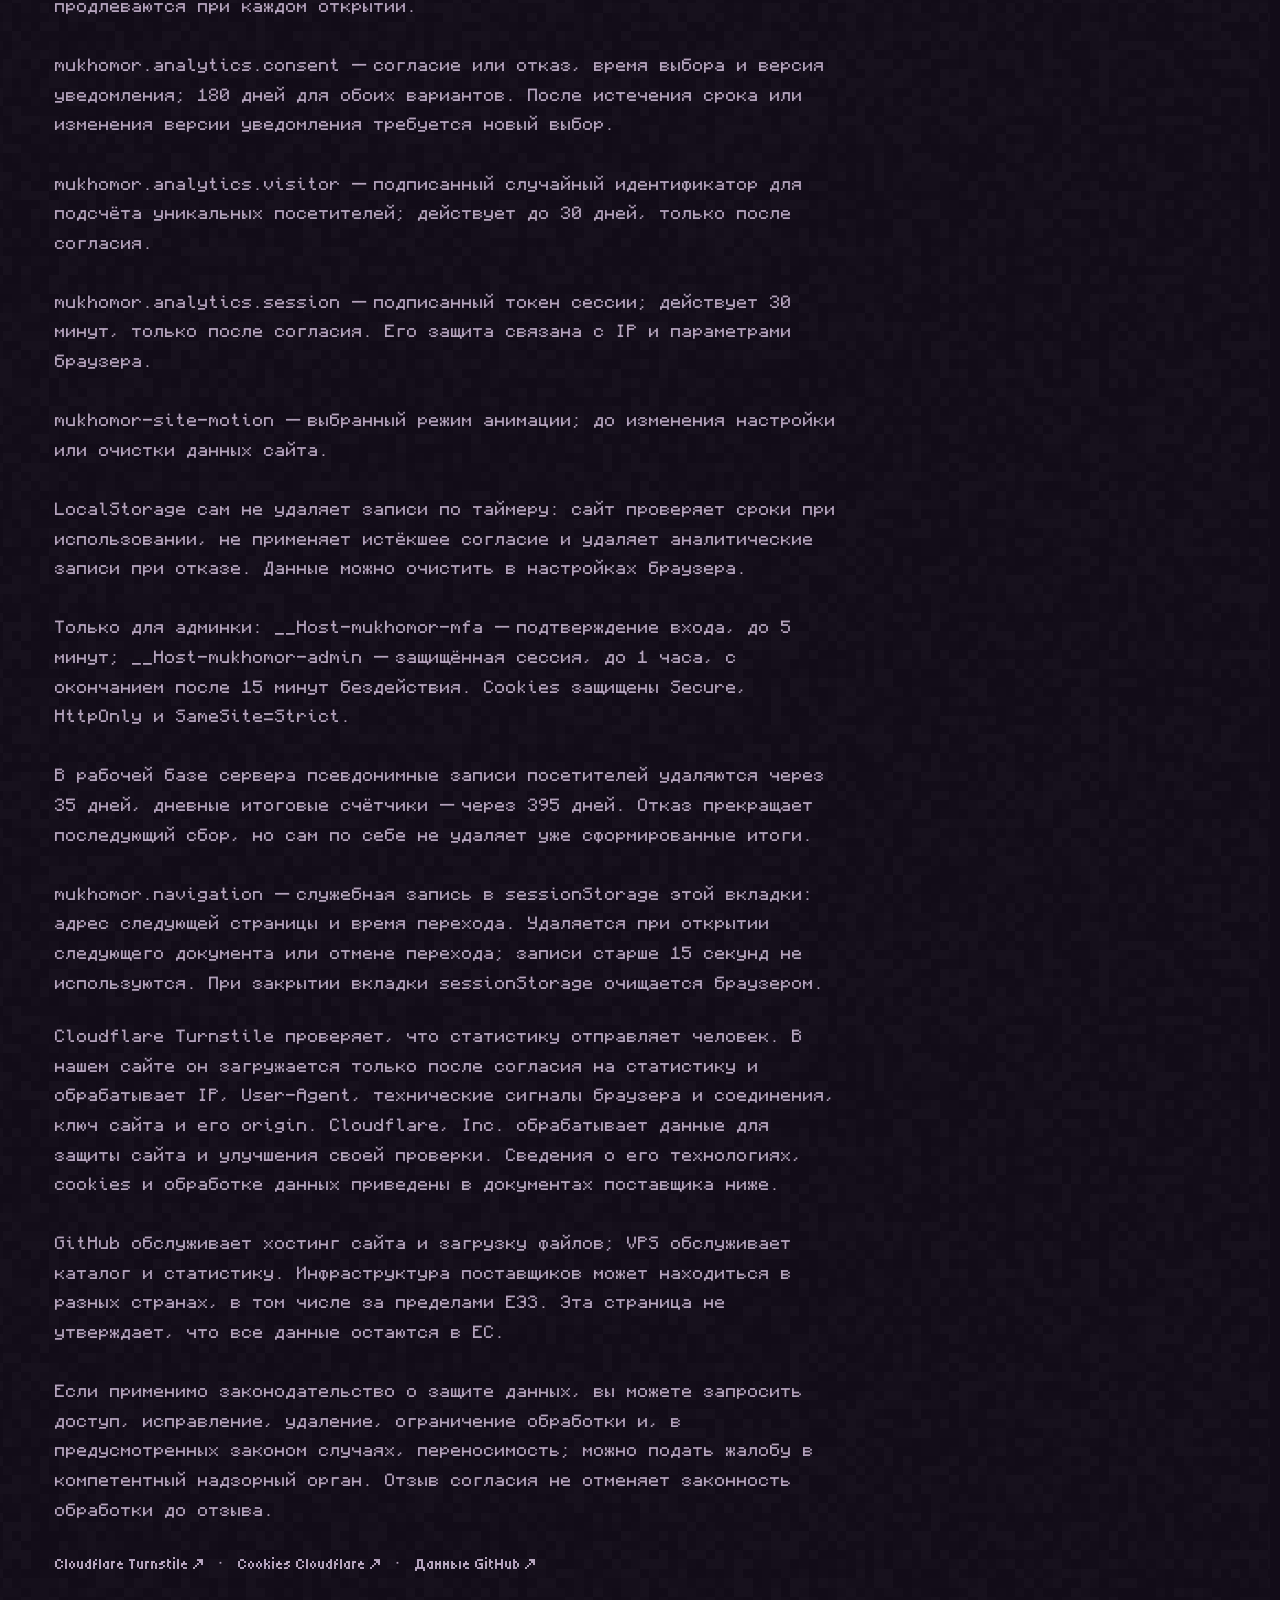
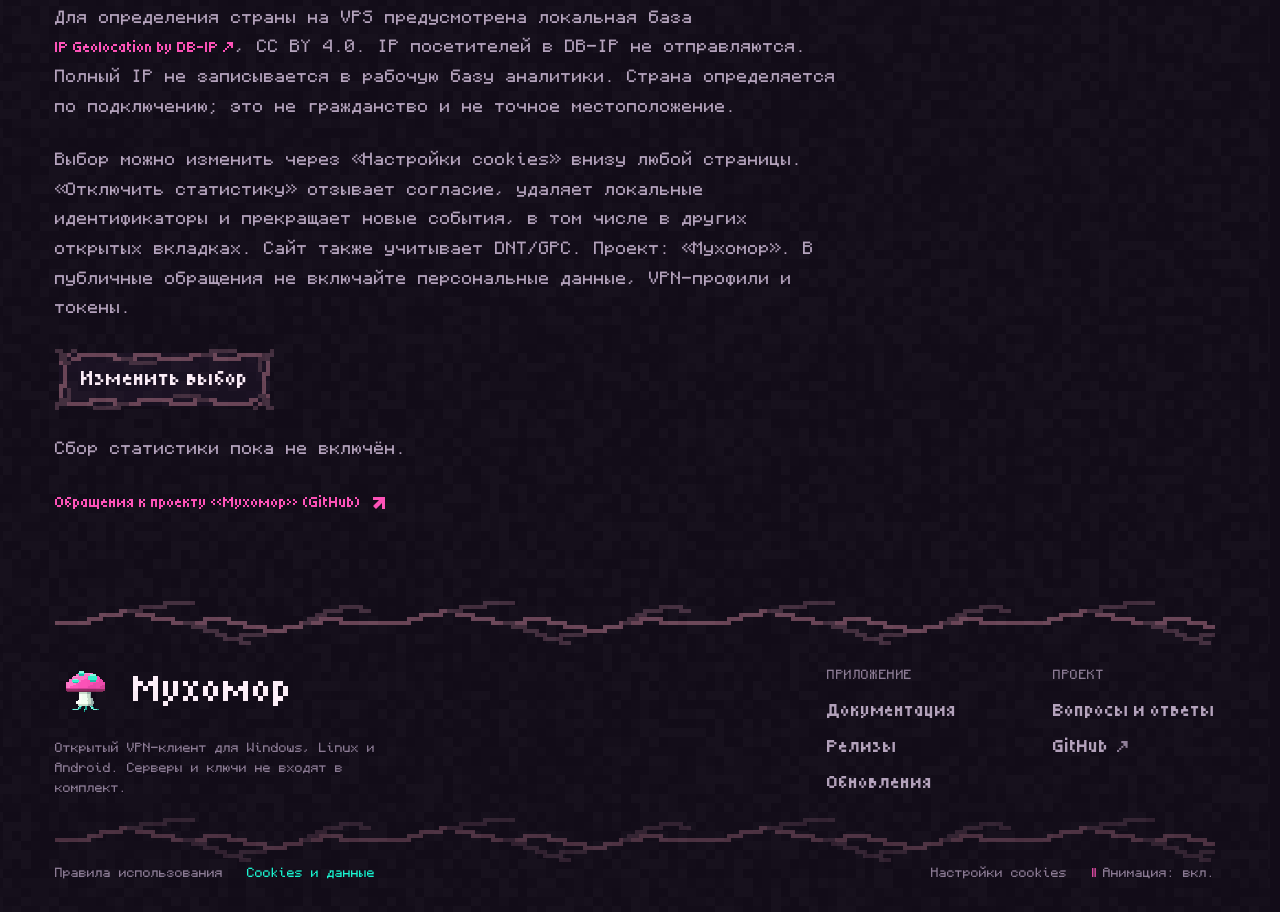
<file: website/public/privacy.html>
<!doctype html>
<html lang="ru">
<head>
  <meta charset="utf-8">
  <meta http-equiv="Content-Security-Policy" content="default-src &#39;self&#39;; base-uri &#39;self&#39;; object-src &#39;none&#39;; form-action &#39;none&#39;; script-src &#39;self&#39;; style-src &#39;self&#39; &#39;unsafe-inline&#39;; img-src &#39;self&#39; data:; font-src &#39;self&#39;; connect-src &#39;self&#39; https://2.59.162.128:10443; frame-src &#39;none&#39;; upgrade-insecure-requests">
  <meta name="viewport" content="width=device-width, initial-scale=1">
  <style id="navigation-critical">
    html { background: #120c18; color-scheme: dark; }
    .navigation-covered::after { content: ''; position: fixed; inset: 0; z-index: 10000; background: #120c18; pointer-events: all; }
    .pixel-transition { position: fixed; inset: 0; z-index: 10001; width: 100%; height: 100%; pointer-events: all; image-rendering: pixelated; }
  </style>
  <script src="navigation.js"></script>
  <meta name="theme-color" content="#120c18">
  <meta name="description" content="Cookies, локальное хранение и необязательная статистика Мухомора: сроки, поставщики и управление согласием.">
  <title>Cookies и данные — Мухомор</title>
  <link rel="icon" href="assets/mushroom-favicon.svg" type="image/svg+xml">
  <link rel="stylesheet" href="styles.css">
  <link rel="stylesheet" href="scene.css?v=background-2">
  <script src="site.js" defer></script>
  <!-- seo:start -->
  <link rel="canonical" href="https://mukhomo.github.io/Mukhomor/privacy.html">
  <link rel="sitemap" type="application/xml" href="sitemap.xml">
  <meta name="robots" content="index,follow,max-image-preview:large,max-snippet:-1,max-video-preview:-1">
  <meta name="referrer" content="strict-origin-when-cross-origin">
  <meta property="og:type" content="website">
  <meta property="og:site_name" content="Мухомор">
  <meta property="og:locale" content="ru_RU">
  <meta property="og:title" content="Cookies и данные — Мухомор">
  <meta property="og:description" content="Cookies, локальное хранение и необязательная статистика Мухомора: сроки, поставщики и управление согласием.">
  <meta property="og:url" content="https://mukhomo.github.io/Mukhomor/privacy.html">
  <meta property="og:image" content="https://mukhomo.github.io/Mukhomor/assets/social-preview.png">
  <meta property="og:image:width" content="1280">
  <meta property="og:image:height" content="640">
  <meta property="og:image:alt" content="Мухомор — VPN-клиент для Windows, Linux и Android; игры и свои правила маршрутизации">
  <meta name="twitter:card" content="summary_large_image">
  <meta name="twitter:title" content="Cookies и данные — Мухомор">
  <meta name="twitter:description" content="Cookies, локальное хранение и необязательная статистика Мухомора: сроки, поставщики и управление согласием.">
  <meta name="twitter:image" content="https://mukhomo.github.io/Mukhomor/assets/social-preview.png">
  <script type="application/ld+json">{"@context":"https://schema.org","@graph":[{"@type":"WebSite","@id":"https://mukhomo.github.io/Mukhomor/#website","url":"https://mukhomo.github.io/Mukhomor/","name":"Мухомор","alternateName":"Mukhomor","inLanguage":"ru"},{"@type":"SoftwareApplication","@id":"https://mukhomo.github.io/Mukhomor/#application","name":"Мухомор","alternateName":"Mukhomor","url":"https://mukhomo.github.io/Mukhomor/","description":"Мухомор (Mukhomor) — VPN-клиент с открытым исходным кодом для Windows, Linux и Android. Общий интерфейс на Slint подключается к вашему VPN-серверу и позволяет выбирать прямые маршруты для приложений, доменов и IP.","applicationCategory":"SecurityApplication","operatingSystem":["Windows 10/11 (x64)","Linux (x64)","Android 8.0+ (ARM64/x86_64)"],"softwareVersion":"0.8.8","downloadUrl":"https://mukhomo.github.io/Mukhomor/releases.html","releaseNotes":"https://mukhomo.github.io/Mukhomor/changelog.html","license":"https://github.com/Mukhomo/Mukhomor/blob/main/LICENSE","isAccessibleForFree":true,"inLanguage":["ru","en"],"screenshot":"https://mukhomo.github.io/Mukhomor/assets/app-preview.png","sameAs":["https://github.com/Mukhomo/Mukhomor"],"softwareRequirements":"Для своего VPS нужен клиентский профиль. В 0.8.8 доступны Tor и внутренняя сеть I2P. Linux требует glibc 2.38+. Для Mycelia нужна совместимая сборка."},{"@type":"WebPage","@id":"https://mukhomo.github.io/Mukhomor/privacy.html#page","url":"https://mukhomo.github.io/Mukhomor/privacy.html","name":"Cookies и данные — Мухомор","description":"Cookies, локальное хранение и необязательная статистика Мухомора: сроки, поставщики и управление согласием.","inLanguage":"ru","isPartOf":{"@id":"https://mukhomo.github.io/Mukhomor/#website"},"about":{"@id":"https://mukhomo.github.io/Mukhomor/#application"}}]}</script>
  <script src="analytics-config.js" defer></script>
  <script src="analytics.js" defer></script>
  <!-- seo:end -->
  <link rel="stylesheet" href="content.css">
  <script src="content-config.js" defer></script>
  <script src="content-snapshot.js" defer></script>
  <script src="content.js" defer></script>
  <link rel="stylesheet" href="typography.css">
  <link rel="stylesheet" href="pixel-frames.css">
  <link rel="stylesheet" href="visuals.css">
</head>
<body class="docs-page privacy-page">
  <a class="skip-link" href="#main"><span data-cms="privacy.text001">К содержимому</span></a>
  <header class="site-header wrap"><a class="brand" href="./"><img src="assets/mushroom-mini.svg?v=artwork-2" width="36" height="36" alt=""><span>Мухомор<span class="brand-caption">VPN-КЛИЕНТ</span></span></a><nav class="header-nav" aria-label="Основная навигация"><a href="docs.html">Документация</a><a class="nav-updates" href="releases.html">Релизы</a><a class="github-link" href="https://github.com/Mukhomo/Mukhomor" target="_blank" rel="noopener noreferrer">GitHub <span aria-hidden="true">↗</span></a></nav></header>
  <main id="main" class="wrap docs-main">
    <div class="docs-heading"><p class="eyebrow"><span data-cms="privacy.text002">ПОЛИТИКА COOKIES И ДАННЫХ</span></p><h1><span data-cms="privacy.text003">Cookies и данные</span></h1></div>
    <div class="privacy-copy">
      <p><span data-cms="privacy.text004">Редакция 2026-10-15.2. Статистика посещений необязательна и запускается только после нажатия «Разрешить», если сбор включён владельцем. Закрытие уведомления, прокрутка и продолжение чтения не означают согласия. Отказ не ограничивает сайт и скачивание.</span></p>
      <h2><span data-cms="privacy.text005">Без аналитики</span></h2><p><span data-cms="privacy.text006">GitHub Pages выдаёт страницы, а VPS проекта — актуальные тексты и каталог релизов. Для доставки ответа и защиты от перегрузки обрабатываются технические данные подключения, включая IP; запрос каталога не считается посещением в аналитике и не создаёт идентификатор посетителя. Эти операции нужны для работы сайта и его защиты. Поставщики инфраструктуры могут обрабатывать собственные технические журналы.

Настройка анимации и выбранный режим статистики сохраняются в браузере, чтобы выполнять ваш выбор. Они не используются для измерения аудитории. Вход владельца в отдельную админку использует необходимые защитные cookies; обычному посетителю они не выдаются.

Для непрерывного перехода между страницами sessionStorage временно хранит адрес следующей страницы и время перехода. Запись используется только для анимации, не содержит идентификатора посетителя и не передаётся серверу.</span></p><h2><span data-cms="privacy.text007">После вашего согласия</span></h2>
      <p><span data-cms="privacy.text008">Проект «Мухомор» считает посещения, страну подключения, просмотры страниц и переходы на GitHub, в том числе клики по скачиванию. Цель — понять использование сайта. Основание необязательного сбора — ваше согласие. Хранятся псевдонимные идентификаторы; это не обещание полной анонимности. Рекламного профилирования и объединения с данными VPN-приложения нет. Содержимое форм, параметры адресной строки, VPN-профили и история других сайтов не отправляются.</span></p>
      <h2><span data-cms="privacy.text009">Что и сколько хранится</span></h2>
      <p><span data-cms="privacy.text010">Вместо собственных аналитических cookies используется localStorage — локальное хранилище браузера. Сроки ниже отсчитываются от записи, а не продлеваются при каждом открытии.

mukhomor.analytics.consent — согласие или отказ, время выбора и версия уведомления; 180 дней для обоих вариантов. После истечения срока или изменения версии уведомления требуется новый выбор.

mukhomor.analytics.visitor — подписанный случайный идентификатор для подсчёта уникальных посетителей; действует до 30 дней, только после согласия.

mukhomor.analytics.session — подписанный токен сессии; действует 30 минут, только после согласия. Его защита связана с IP и параметрами браузера.

mukhomor-site-motion — выбранный режим анимации; до изменения настройки или очистки данных сайта.

LocalStorage сам не удаляет записи по таймеру: сайт проверяет сроки при использовании, не применяет истёкшее согласие и удаляет аналитические записи при отказе. Данные можно очистить в настройках браузера.

Только для админки: __Host-mukhomor-mfa — подтверждение входа, до 5 минут; __Host-mukhomor-admin — защищённая сессия, до 1 часа, с окончанием после 15 минут бездействия. Cookies защищены Secure, HttpOnly и SameSite=Strict.

В рабочей базе сервера псевдонимные записи посетителей удаляются через 35 дней, дневные итоговые счётчики — через 395 дней. Отказ прекращает последующий сбор, но сам по себе не удаляет уже сформированные итоги.

mukhomor.navigation — служебная запись в sessionStorage этой вкладки: адрес следующей страницы и время перехода. Удаляется при открытии следующего документа или отмене перехода; записи старше 15 секунд не используются. При закрытии вкладки sessionStorage очищается браузером.</span></p>
      <p><span data-cms="privacy.text011">Cloudflare Turnstile проверяет, что статистику отправляет человек. В нашем сайте он загружается только после согласия на статистику и обрабатывает IP, User-Agent, технические сигналы браузера и соединения, ключ сайта и его origin. Cloudflare, Inc. обрабатывает данные для защиты сайта и улучшения своей проверки. Сведения о его технологиях, cookies и обработке данных приведены в документах поставщика ниже.

GitHub обслуживает хостинг сайта и загрузку файлов; VPS обслуживает каталог и статистику. Инфраструктура поставщиков может находиться в разных странах, в том числе за пределами ЕЭЗ. Эта страница не утверждает, что все данные остаются в ЕС.

Если применимо законодательство о защите данных, вы можете запросить доступ, исправление, удаление, ограничение обработки и, в предусмотренных законом случаях, переносимость; можно подать жалобу в компетентный надзорный орган. Отзыв согласия не отменяет законность обработки до отзыва.</span></p>
      <p class="privacy-providers"><a class="text-link" href="https://www.cloudflare.com/turnstile-privacy-policy/" target="_blank" rel="noopener noreferrer">Cloudflare Turnstile ↗</a> · <a class="text-link" href="https://www.cloudflare.com/cookie-policy/" target="_blank" rel="noopener noreferrer">Cookies Cloudflare ↗</a> · <a class="text-link" href="https://docs.github.com/en/site-policy/privacy-policies/github-general-privacy-statement" target="_blank" rel="noopener noreferrer">Данные GitHub ↗</a></p>
      <p><span data-cms="privacy.text012">Для определения страны на VPS предусмотрена локальная база</span> <a class="text-link" href="https://db-ip.com" target="_blank" rel="noopener noreferrer"><span data-cms="privacy.text013">IP Geolocation by DB-IP ↗</span></a><span data-cms="privacy.text014">, CC BY 4.0. IP посетителей в DB-IP не отправляются. Полный IP не записывается в рабочую базу аналитики. Страна определяется по подключению; это не гражданство и не точное местоположение.</span></p>
      <p><span data-cms="privacy.text015">Выбор можно изменить через «Настройки cookies» внизу любой страницы. «Отключить статистику» отзывает согласие, удаляет локальные идентификаторы и прекращает новые события, в том числе в других открытых вкладках. Сайт также учитывает DNT/GPC. Проект: «Мухомор». В публичные обращения не включайте персональные данные, VPN-профили и токены.</span></p>
      <div id="privacy-settings"><button class="button button-secondary" type="button" data-analytics-settings hidden>Изменить выбор</button>
      <button class="button button-secondary" type="button" data-analytics-revoke hidden>Отключить статистику</button>
      <p id="analytics-preference-status" role="status"></p></div>
      <p><a class="text-link" href="https://github.com/Mukhomo/Mukhomor/issues" target="_blank" rel="noopener noreferrer"><span data-cms="privacy.text016">Обращения к проекту «Мухомор» (GitHub)</span> <span aria-hidden="true">↗</span></a></p>
    </div>
  </main>
  <footer class="site-footer wrap" aria-label="Подвал сайта">
    <div class="footer-main">
      <div class="footer-identity">
        <a class="footer-brand" href="./" aria-label="Мухомор — на главную"><img src="assets/mushroom-mini.svg?v=artwork-2" width="60" height="48" alt="" loading="lazy"><span>Мухомор</span></a>
        <p class="footer-fine"><span data-cms="privacy.text017">Открытый VPN-клиент для Windows, Linux и Android. Серверы и ключи не входят в комплект.</span></p>
      </div>
      <nav class="footer-nav" aria-label="Разделы сайта">
        <div class="footer-group">
          <p class="footer-heading">Приложение</p>
          <ul><li><a href="docs.html">Документация</a></li><li><a href="releases.html">Релизы</a></li><li><a href="changelog.html">Обновления</a></li></ul>
        </div>
        <div class="footer-group">
          <p class="footer-heading">Проект</p>
          <ul><li><a href="faq.html">Вопросы и ответы</a></li><li><a href="https://github.com/Mukhomo/Mukhomor" target="_blank" rel="noopener noreferrer">GitHub <span class="footer-external" aria-hidden="true">↗</span></a></li></ul>
        </div>
      </nav>
    </div>
    <div class="footer-bottom">
      <nav class="footer-legal" aria-label="Правила и данные"><a href="policy.html">Правила использования</a><a href="privacy.html" aria-current="page">Cookies и данные</a></nav>
      <div class="footer-settings"><button type="button" class="footer-control" data-analytics-settings hidden>Настройки cookies</button><button type="button" class="footer-control" data-analytics-revoke hidden>Отключить статистику</button><button class="motion-toggle" type="button" aria-pressed="false" hidden>Анимация: вкл.</button></div>
    </div>
  </footer>
</body>
</html>
</file>
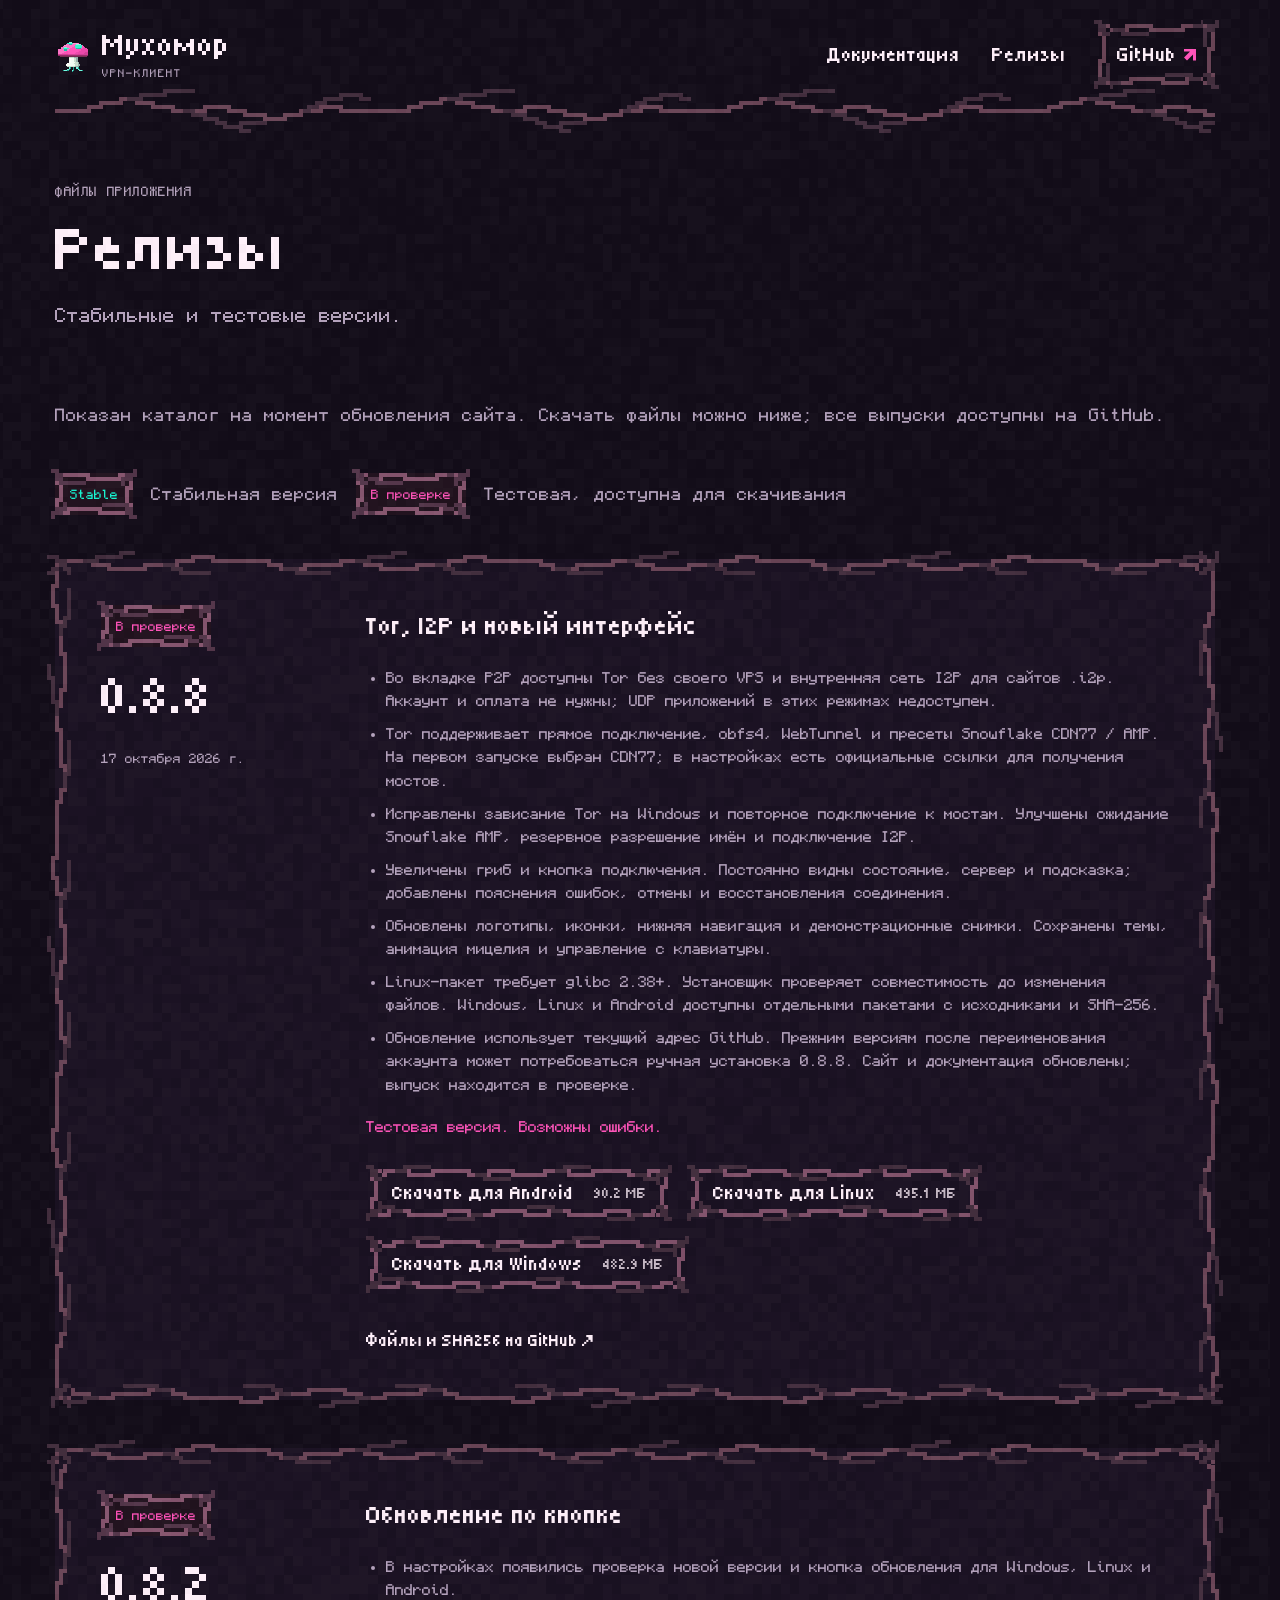
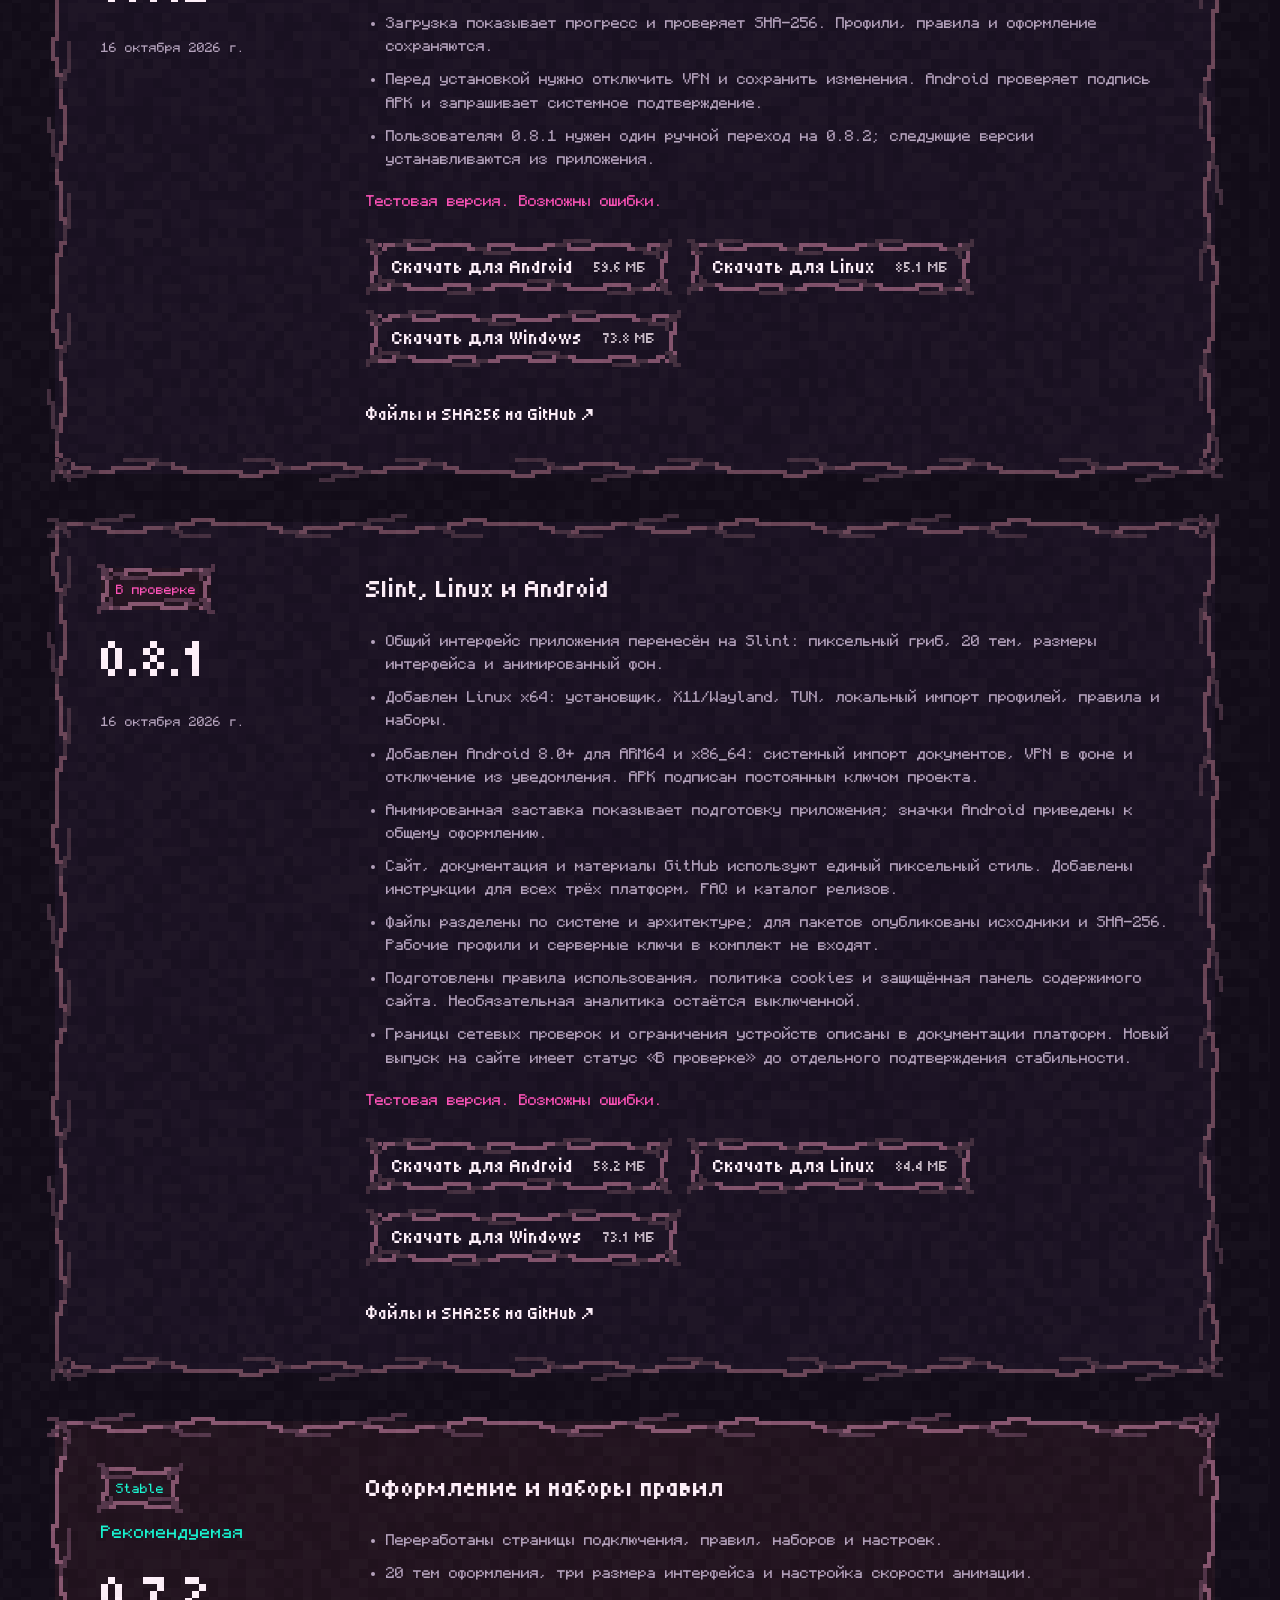
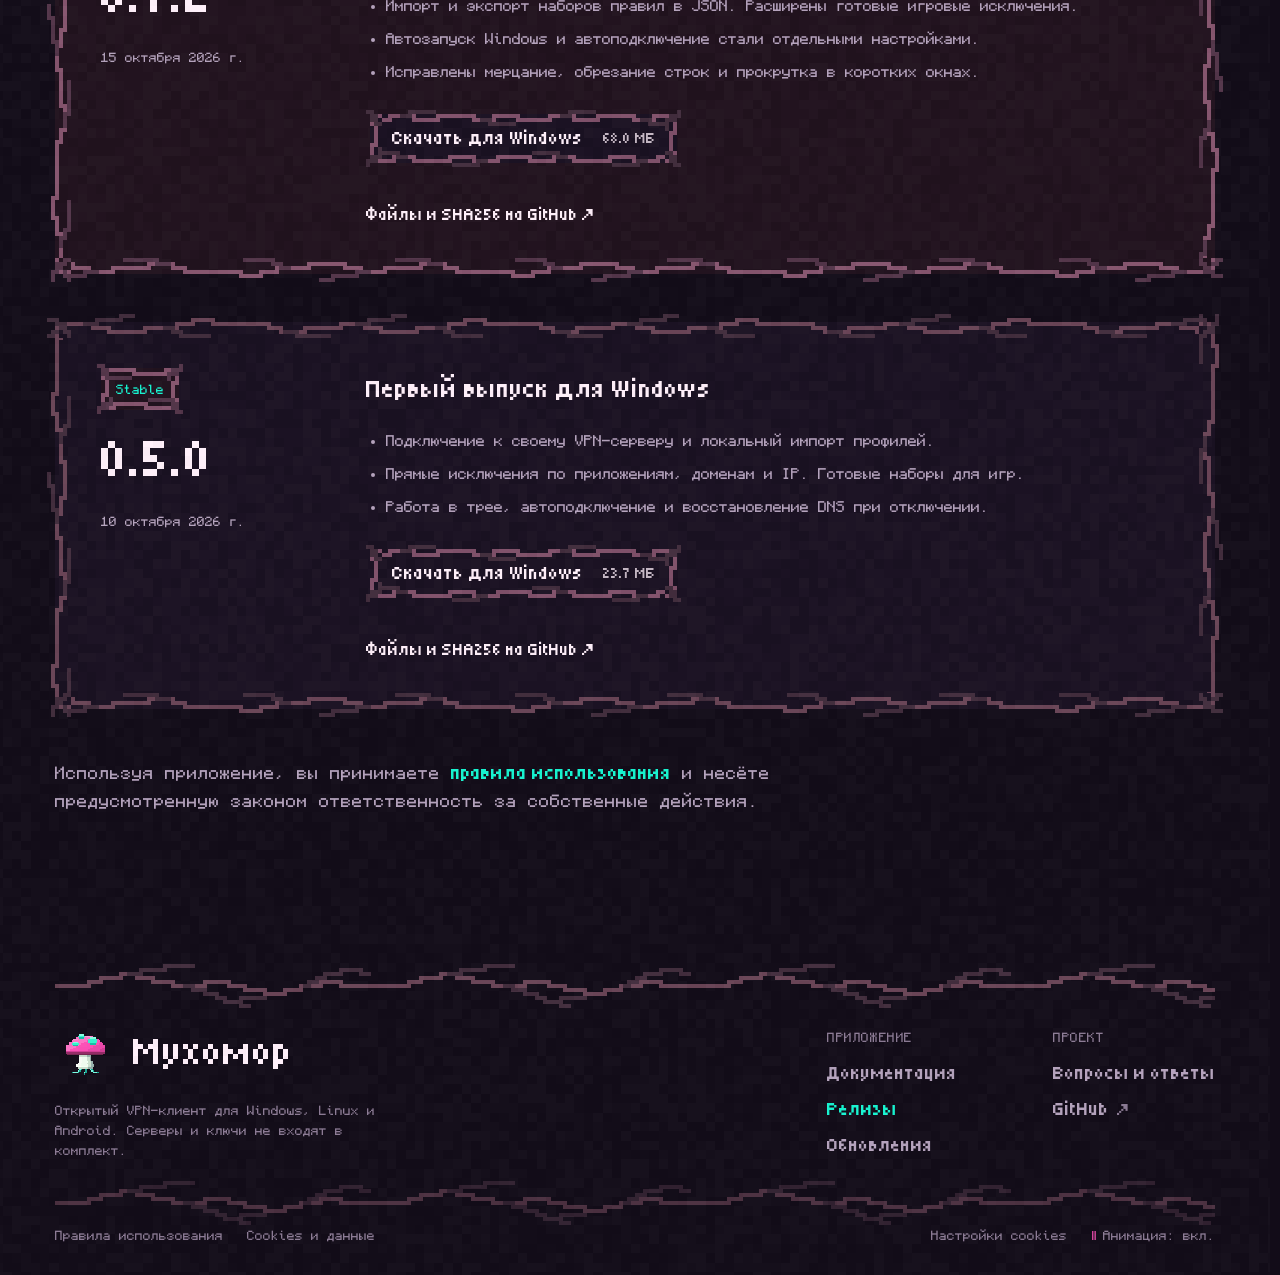
<file: website/public/releases.html>
<!doctype html>
<html lang="ru">
<head>
  <meta charset="utf-8">
  <meta http-equiv="Content-Security-Policy" content="default-src &#39;self&#39;; base-uri &#39;self&#39;; object-src &#39;none&#39;; form-action &#39;none&#39;; script-src &#39;self&#39;; style-src &#39;self&#39; &#39;unsafe-inline&#39;; img-src &#39;self&#39; data:; font-src &#39;self&#39;; connect-src &#39;self&#39; https://2.59.162.128:10443; frame-src &#39;none&#39;; upgrade-insecure-requests">
  <meta name="viewport" content="width=device-width, initial-scale=1">
  <style id="navigation-critical">
    html { background: #120c18; color-scheme: dark; }
    .navigation-covered::after { content: ''; position: fixed; inset: 0; z-index: 10000; background: #120c18; pointer-events: all; }
    .pixel-transition { position: fixed; inset: 0; z-index: 10001; width: 100%; height: 100%; pointer-events: all; image-rendering: pixelated; }
  </style>
  <script src="navigation.js"></script>
  <meta name="theme-color" content="#120c18">
  <meta name="description" content="Стабильные и тестовые версии Мухомора. Актуальные файлы приложения и история изменений.">
  <title>Скачать Мухомор — Мухомор</title>
  <link rel="icon" href="assets/mushroom-favicon.svg" type="image/svg+xml">
  <link rel="stylesheet" href="styles.css">
  <link rel="stylesheet" href="scene.css?v=background-2">
  <script src="site.js" defer></script>
  <link rel="stylesheet" href="roots.css">
  <script src="experience.js?v=background-2" defer></script>
  <!-- seo:start -->
  <link rel="canonical" href="https://mukhomo.github.io/Mukhomor/releases.html">
  <link rel="sitemap" type="application/xml" href="sitemap.xml">
  <meta name="robots" content="index,follow,max-image-preview:large,max-snippet:-1,max-video-preview:-1">
  <meta name="referrer" content="strict-origin-when-cross-origin">
  <meta property="og:type" content="website">
  <meta property="og:site_name" content="Мухомор">
  <meta property="og:locale" content="ru_RU">
  <meta property="og:title" content="Скачать Мухомор — Мухомор">
  <meta property="og:description" content="Стабильные и тестовые версии Мухомора. Актуальные файлы приложения и история изменений.">
  <meta property="og:url" content="https://mukhomo.github.io/Mukhomor/releases.html">
  <meta property="og:image" content="https://mukhomo.github.io/Mukhomor/assets/social-preview.png">
  <meta property="og:image:width" content="1280">
  <meta property="og:image:height" content="640">
  <meta property="og:image:alt" content="Мухомор — VPN-клиент для Windows, Linux и Android; игры и свои правила маршрутизации">
  <meta name="twitter:card" content="summary_large_image">
  <meta name="twitter:title" content="Скачать Мухомор — Мухомор">
  <meta name="twitter:description" content="Стабильные и тестовые версии Мухомора. Актуальные файлы приложения и история изменений.">
  <meta name="twitter:image" content="https://mukhomo.github.io/Mukhomor/assets/social-preview.png">
  <script type="application/ld+json">{"@context":"https://schema.org","@graph":[{"@type":"WebSite","@id":"https://mukhomo.github.io/Mukhomor/#website","url":"https://mukhomo.github.io/Mukhomor/","name":"Мухомор","alternateName":"Mukhomor","inLanguage":"ru"},{"@type":"SoftwareApplication","@id":"https://mukhomo.github.io/Mukhomor/#application","name":"Мухомор","alternateName":"Mukhomor","url":"https://mukhomo.github.io/Mukhomor/","description":"Мухомор (Mukhomor) — VPN-клиент с открытым исходным кодом для Windows, Linux и Android. Общий интерфейс на Slint подключается к вашему VPN-серверу и позволяет выбирать прямые маршруты для приложений, доменов и IP.","applicationCategory":"SecurityApplication","operatingSystem":["Windows 10/11 (x64)","Linux (x64)","Android 8.0+ (ARM64/x86_64)"],"softwareVersion":"0.8.8","downloadUrl":"https://mukhomo.github.io/Mukhomor/releases.html","releaseNotes":"https://mukhomo.github.io/Mukhomor/changelog.html","license":"https://github.com/Mukhomo/Mukhomor/blob/main/LICENSE","isAccessibleForFree":true,"inLanguage":["ru","en"],"screenshot":"https://mukhomo.github.io/Mukhomor/assets/app-preview.png","sameAs":["https://github.com/Mukhomo/Mukhomor"],"softwareRequirements":"Для своего VPS нужен клиентский профиль. В 0.8.8 доступны Tor и внутренняя сеть I2P. Linux требует glibc 2.38+. Для Mycelia нужна совместимая сборка."},{"@type":"WebPage","@id":"https://mukhomo.github.io/Mukhomor/releases.html#page","url":"https://mukhomo.github.io/Mukhomor/releases.html","name":"Скачать Мухомор — Мухомор","description":"Стабильные и тестовые версии Мухомора. Актуальные файлы приложения и история изменений.","inLanguage":"ru","isPartOf":{"@id":"https://mukhomo.github.io/Mukhomor/#website"},"about":{"@id":"https://mukhomo.github.io/Mukhomor/#application"}}]}</script>
  <script src="analytics-config.js" defer></script>
  <script src="analytics.js" defer></script>
  <!-- seo:end -->
  <link rel="stylesheet" href="content.css">
  <script src="content-config.js" defer></script>
  <script src="content-snapshot.js" defer></script>
  <script src="content.js" defer></script>
  <link rel="stylesheet" href="typography.css">
  <link rel="stylesheet" href="pixel-frames.css">
  <link rel="stylesheet" href="visuals.css">
</head>
<body class="docs-page releases-page"><a class="skip-link" href="#main">К содержимому</a><header class="site-header wrap"><a class="brand" href="./"><img src="assets/mushroom-mini.svg?v=artwork-2" width="36" height="36" alt=""><span>Мухомор<span class="brand-caption">VPN-КЛИЕНТ</span></span></a><nav class="header-nav" aria-label="Основная навигация"><a href="docs.html">Документация</a><a class="nav-updates" href="releases.html">Релизы</a><a class="github-link" href="https://github.com/Mukhomo/Mukhomor" target="_blank" rel="noopener noreferrer">GitHub <span aria-hidden="true">↗</span></a></nav></header><main id="main" class="wrap docs-main"><div class="gutter-art gutter-art-left" aria-hidden="true"><span></span><span></span><span></span><span></span><span></span><span></span></div><div class="gutter-art gutter-art-right" aria-hidden="true"><span></span><span></span><span></span><span></span><span></span><span></span></div>
<div class="docs-heading"><p class="eyebrow">ФАЙЛЫ ПРИЛОЖЕНИЯ</p><h1>Релизы</h1><p>Стабильные и тестовые версии.</p></div>
<p id="catalog-status" class="catalog-status" role="status">Загрузка актуального каталога…</p>
<div class="release-legend"><span class="status available-status">Stable</span><span>Стабильная версия</span><span class="status testing-status">В проверке</span><span>Тестовая, доступна для скачивания</span></div>
<div id="release-catalog"><!-- releases:start -->
<article class="download-release" id="v0.8.8"><div class="download-release-meta"><div class="release-badges"><span class="status testing-status">В проверке</span></div><h2>0.8.8</h2><time datetime="2026-10-17T00:26:51Z">17 октября 2026 г.</time></div><div class="download-release-body"><h3>Tor, I2P и новый интерфейс</h3><ul><li>Во вкладке P2P доступны Tor без своего VPS и внутренняя сеть I2P для сайтов .i2p. Аккаунт и оплата не нужны; UDP приложений в этих режимах недоступен.</li><li>Tor поддерживает прямое подключение, obfs4, WebTunnel и пресеты Snowflake CDN77 / AMP. На первом запуске выбран CDN77; в настройках есть официальные ссылки для получения мостов.</li><li>Исправлены зависание Tor на Windows и повторное подключение к мостам. Улучшены ожидание Snowflake AMP, резервное разрешение имён и подключение I2P.</li><li>Увеличены гриб и кнопка подключения. Постоянно видны состояние, сервер и подсказка; добавлены пояснения ошибок, отмены и восстановления соединения.</li><li>Обновлены логотипы, иконки, нижняя навигация и демонстрационные снимки. Сохранены темы, анимация мицелия и управление с клавиатуры.</li><li>Linux-пакет требует glibc 2.38+. Установщик проверяет совместимость до изменения файлов. Windows, Linux и Android доступны отдельными пакетами с исходниками и SHA-256.</li><li>Обновление использует текущий адрес GitHub. Прежним версиям после переименования аккаунта может потребоваться ручная установка 0.8.8. Сайт и документация обновлены; выпуск находится в проверке.</li></ul><p class="testing-note">Тестовая версия. Возможны ошибки.</p><div class="release-files"><a class="button button-primary release-file" href="https://github.com/Mukhomo/Mukhomor/releases/download/v0.8.8/Mukhomor-0.8.8-android.apk" data-analytics="download"><span>Скачать для Android</span><small>90.2 МБ</small></a><a class="button button-primary release-file" href="https://github.com/Mukhomo/Mukhomor/releases/download/v0.8.8/Mukhomor-0.8.8-linux-x64.tar.gz" data-analytics="download"><span>Скачать для Linux</span><small>495.1 МБ</small></a><a class="button button-primary release-file" href="https://github.com/Mukhomo/Mukhomor/releases/download/v0.8.8/Mukhomor-0.8.8-windows-x64.zip" data-analytics="download"><span>Скачать для Windows</span><small>482.9 МБ</small></a></div><a class="text-link release-source" href="https://github.com/Mukhomo/Mukhomor/releases/tag/v0.8.8" target="_blank" rel="noopener noreferrer">Файлы и SHA256 на GitHub ↗</a></div></article>
<article class="download-release" id="v0.8.2"><div class="download-release-meta"><div class="release-badges"><span class="status testing-status">В проверке</span></div><h2>0.8.2</h2><time datetime="2026-10-16T00:43:45Z">16 октября 2026 г.</time></div><div class="download-release-body"><h3>Обновление по кнопке</h3><ul><li>В настройках появились проверка новой версии и кнопка обновления для Windows, Linux и Android.</li><li>Загрузка показывает прогресс и проверяет SHA-256. Профили, правила и оформление сохраняются.</li><li>Перед установкой нужно отключить VPN и сохранить изменения. Android проверяет подпись APK и запрашивает системное подтверждение.</li><li>Пользователям 0.8.1 нужен один ручной переход на 0.8.2; следующие версии устанавливаются из приложения.</li></ul><p class="testing-note">Тестовая версия. Возможны ошибки.</p><div class="release-files"><a class="button button-primary release-file" href="https://github.com/Mukhomo/Mukhomor/releases/download/v0.8.2/Mukhomor-0.8.2-android.apk" data-analytics="download"><span>Скачать для Android</span><small>59.6 МБ</small></a><a class="button button-primary release-file" href="https://github.com/Mukhomo/Mukhomor/releases/download/v0.8.2/Mukhomor-0.8.2-linux-x64.tar.gz" data-analytics="download"><span>Скачать для Linux</span><small>85.1 МБ</small></a><a class="button button-primary release-file" href="https://github.com/Mukhomo/Mukhomor/releases/download/v0.8.2/Mukhomor-0.8.2-windows-x64.zip" data-analytics="download"><span>Скачать для Windows</span><small>73.8 МБ</small></a></div><a class="text-link release-source" href="https://github.com/Mukhomo/Mukhomor/releases/tag/v0.8.2" target="_blank" rel="noopener noreferrer">Файлы и SHA256 на GitHub ↗</a></div></article>
<article class="download-release" id="v0.8.1"><div class="download-release-meta"><div class="release-badges"><span class="status testing-status">В проверке</span></div><h2>0.8.1</h2><time datetime="2026-10-15T23:34:07Z">16 октября 2026 г.</time></div><div class="download-release-body"><h3>Slint, Linux и Android</h3><ul><li>Общий интерфейс приложения перенесён на Slint: пиксельный гриб, 20 тем, размеры интерфейса и анимированный фон.</li><li>Добавлен Linux x64: установщик, X11/Wayland, TUN, локальный импорт профилей, правила и наборы.</li><li>Добавлен Android 8.0+ для ARM64 и x86_64: системный импорт документов, VPN в фоне и отключение из уведомления. APK подписан постоянным ключом проекта.</li><li>Анимированная заставка показывает подготовку приложения; значки Android приведены к общему оформлению.</li><li>Сайт, документация и материалы GitHub используют единый пиксельный стиль. Добавлены инструкции для всех трёх платформ, FAQ и каталог релизов.</li><li>Файлы разделены по системе и архитектуре; для пакетов опубликованы исходники и SHA-256. Рабочие профили и серверные ключи в комплект не входят.</li><li>Подготовлены правила использования, политика cookies и защищённая панель содержимого сайта. Необязательная аналитика остаётся выключенной.</li><li>Границы сетевых проверок и ограничения устройств описаны в документации платформ. Новый выпуск на сайте имеет статус «В проверке» до отдельного подтверждения стабильности.</li></ul><p class="testing-note">Тестовая версия. Возможны ошибки.</p><div class="release-files"><a class="button button-primary release-file" href="https://github.com/Mukhomo/Mukhomor/releases/download/v0.8.1/Mukhomor-0.8.1-android.apk" data-analytics="download"><span>Скачать для Android</span><small>58.2 МБ</small></a><a class="button button-primary release-file" href="https://github.com/Mukhomo/Mukhomor/releases/download/v0.8.1/Mukhomor-0.8.1-linux-x64.tar.gz" data-analytics="download"><span>Скачать для Linux</span><small>84.4 МБ</small></a><a class="button button-primary release-file" href="https://github.com/Mukhomo/Mukhomor/releases/download/v0.8.1/Mukhomor-0.8.1-windows-x64.zip" data-analytics="download"><span>Скачать для Windows</span><small>73.1 МБ</small></a></div><a class="text-link release-source" href="https://github.com/Mukhomo/Mukhomor/releases/tag/v0.8.1" target="_blank" rel="noopener noreferrer">Файлы и SHA256 на GitHub ↗</a></div></article>
<article class="download-release recommended-release" id="v0.7.2"><div class="download-release-meta"><div class="release-badges"><span class="status available-status">Stable</span><span class="recommended-label">Рекомендуемая</span></div><h2>0.7.2</h2><time datetime="2026-10-15T00:37:33Z">15 октября 2026 г.</time></div><div class="download-release-body"><h3>Оформление и наборы правил</h3><ul><li>Переработаны страницы подключения, правил, наборов и настроек.</li><li>20 тем оформления, три размера интерфейса и настройка скорости анимации.</li><li>Импорт и экспорт наборов правил в JSON. Расширены готовые игровые исключения.</li><li>Автозапуск Windows и автоподключение стали отдельными настройками.</li><li>Исправлены мерцание, обрезание строк и прокрутка в коротких окнах.</li></ul><div class="release-files"><a class="button button-primary release-file" href="https://github.com/Mukhomo/Mukhomor/releases/download/v0.7.2/Mukhomor-0.7.2-windows-x64.zip" data-analytics="download"><span>Скачать для Windows</span><small>68.0 МБ</small></a></div><a class="text-link release-source" href="https://github.com/Mukhomo/Mukhomor/releases/tag/v0.7.2" target="_blank" rel="noopener noreferrer">Файлы и SHA256 на GitHub ↗</a></div></article>
<article class="download-release" id="v0.5.0"><div class="download-release-meta"><div class="release-badges"><span class="status available-status">Stable</span></div><h2>0.5.0</h2><time datetime="2026-10-09T21:23:42Z">10 октября 2026 г.</time></div><div class="download-release-body"><h3>Первый выпуск для Windows</h3><ul><li>Подключение к своему VPN-серверу и локальный импорт профилей.</li><li>Прямые исключения по приложениям, доменам и IP. Готовые наборы для игр.</li><li>Работа в трее, автоподключение и восстановление DNS при отключении.</li></ul><div class="release-files"><a class="button button-primary release-file" href="https://github.com/Mukhomo/Mukhomor/releases/download/v0.5.0/Mukhomor-0.5.0-windows-x64.zip" data-analytics="download"><span>Скачать для Windows</span><small>23.7 МБ</small></a></div><a class="text-link release-source" href="https://github.com/Mukhomo/Mukhomor/releases/tag/v0.5.0" target="_blank" rel="noopener noreferrer">Файлы и SHA256 на GitHub ↗</a></div></article>
<!-- releases:end --></div>
<p class="download-policy">Используя приложение, вы принимаете <a class="text-link" href="policy.html">правила использования</a> и несёте предусмотренную законом ответственность за собственные действия.</p>
<noscript><p>Для актуального выбора версии включите JavaScript или откройте <a class="text-link" href="https://github.com/Mukhomo/Mukhomor/releases" target="_blank" rel="noopener noreferrer">все выпуски на GitHub ↗</a>.</p></noscript></main><footer class="site-footer wrap" aria-label="Подвал сайта">
    <div class="footer-main">
      <div class="footer-identity">
        <a class="footer-brand" href="./" aria-label="Мухомор — на главную"><img src="assets/mushroom-mini.svg?v=artwork-2" width="60" height="48" alt="" loading="lazy"><span>Мухомор</span></a>
        <p class="footer-fine">Открытый VPN-клиент для Windows, Linux и Android. Серверы и ключи не входят в комплект.</p>
      </div>
      <nav class="footer-nav" aria-label="Разделы сайта">
        <div class="footer-group">
          <p class="footer-heading">Приложение</p>
          <ul><li><a href="docs.html">Документация</a></li><li><a href="releases.html" aria-current="page">Релизы</a></li><li><a href="changelog.html">Обновления</a></li></ul>
        </div>
        <div class="footer-group">
          <p class="footer-heading">Проект</p>
          <ul><li><a href="faq.html">Вопросы и ответы</a></li><li><a href="https://github.com/Mukhomo/Mukhomor" target="_blank" rel="noopener noreferrer">GitHub <span class="footer-external" aria-hidden="true">↗</span></a></li></ul>
        </div>
      </nav>
    </div>
    <div class="footer-bottom">
      <nav class="footer-legal" aria-label="Правила и данные"><a href="policy.html">Правила использования</a><a href="privacy.html">Cookies и данные</a></nav>
      <div class="footer-settings"><button type="button" class="footer-control" data-analytics-settings hidden>Настройки cookies</button><button type="button" class="footer-control" data-analytics-revoke hidden>Отключить статистику</button><button class="motion-toggle" type="button" aria-pressed="false" hidden>Анимация: вкл.</button></div>
    </div>
  </footer></body>
</html>
</file>
<file: website/public/styles.css>
@font-face{font-family:Tiny5;src:url('assets/Tiny5-Regular.ttf') format('truetype');font-style:normal;font-weight:400;font-display:swap}
:root{color-scheme:dark;--bg:#120c18;--surface:#1a1122;--ink:#fff0fa;--muted:#b5a3bd;--quiet:#8c7b95;--pink:#ff52b9;--mint:#16f5d1;--line:#38253f;--pixel:'Tiny5',monospace;--body:'Segoe UI',Arial,sans-serif}
*{box-sizing:border-box}html{scroll-behavior:smooth;scroll-padding-top:28px}body{margin:0;background:var(--bg);color:var(--ink);font-family:var(--body);font-size:16px;line-height:1.65;-webkit-font-smoothing:antialiased}a{color:inherit;text-decoration:none}button{font:inherit;color:inherit;cursor:pointer}button,a{-webkit-tap-highlight-color:transparent}button{border:0}img,svg{vertical-align:middle}img{max-width:100%}h1,h2,h3,p{margin:0}h1,h2{font-family:var(--pixel);font-weight:400}h3{font-weight:600}::selection{background:var(--pink);color:var(--bg)}:focus-visible{outline:2px solid var(--mint);outline-offset:6px}button:focus-visible{outline-offset:4px}[hidden]{display:none!important}.wrap{width:min(1160px,calc(100% - 80px));margin-inline:auto}.skip-link{position:fixed;left:20px;top:-100px;z-index:20;padding:10px 18px;background:var(--mint);color:var(--bg)}.skip-link:focus{top:14px}
.site-header{min-height:110px;display:flex;align-items:center;justify-content:space-between;border-bottom:1px solid var(--line);gap:24px}.brand{display:flex;align-items:center;gap:11px;font-family:var(--pixel);font-size:31px;line-height:1}.brand img{image-rendering:pixelated;flex-shrink:0}.brand-caption{display:block;font:9px/1.4 var(--body);letter-spacing:2.1px;color:var(--muted);margin-top:6px}.header-nav{display:flex;align-items:center;gap:34px;font-size:14px}.header-nav a{transition:color .15s}.header-nav a:hover,.header-nav a[aria-current=page]{color:var(--pink)}.github-link{border:1px solid var(--line);padding:9px 17px}.github-link span{margin-left:14px;color:var(--pink)}
.hero{display:grid;grid-template-columns:1.07fr 1fr;align-items:center;min-height:600px;position:relative;padding-block:46px 62px}.eyebrow{font-family:monospace;font-size:11px;letter-spacing:1.5px;font-weight:400;line-height:1.6;color:var(--muted)}.hero .eyebrow{display:flex;align-items:center;gap:10px;font-size:10px;letter-spacing:1.35px}.pixel-dot{display:inline-block;width:5px;height:5px;flex-shrink:0;background:var(--mint)}.hero h1{font-size:clamp(58px,6.2vw,88px);line-height:1.04;letter-spacing:-1.4px;margin-top:26px}.hero h1>span{color:var(--pink)}.hero-description{color:var(--muted);font-size:17px;line-height:1.75;margin-top:26px}.hero-actions{display:flex;align-items:center;gap:24px;margin-top:32px}.button{display:inline-flex;align-items:center;justify-content:center;gap:12px;padding:15px 22px;font-weight:600;font-size:14px;line-height:1.4;min-height:50px;position:relative;clip-path:polygon(5px 0,calc(100% - 5px) 0,calc(100% - 5px) 5px,100% 5px,100% calc(100% - 5px),calc(100% - 5px) calc(100% - 5px),calc(100% - 5px) 100%,5px 100%,5px calc(100% - 5px),0 calc(100% - 5px),0 5px,5px 5px);transition:background .15s,transform .15s}.button-primary{background:var(--pink);color:#1a0b18}.button-primary:hover{background:#ff7bc9;transform:translateY(-2px)}.button:focus-visible{clip-path:none;outline-offset:5px}.text-link{display:inline-flex;align-items:center;gap:12px;font-size:14px;line-height:1.6;background:transparent;padding:0}.text-link>span{color:var(--pink)}.text-link:hover{color:var(--pink)}.hero-meta{margin-top:16px;font-size:11px;letter-spacing:.15px;color:var(--quiet)}.hero-meta>span{display:inline-block;margin-left:15px;padding-left:15px;border-left:1px solid var(--line)}
.hero-art{position:relative;aspect-ratio:1.08;isolation:isolate;margin-left:8px}.art-grid{position:absolute;inset:35px 0 10px;background-image:radial-gradient(#5b3d68 1px,transparent 1px);background-size:24px 24px;opacity:.26;mask-image:linear-gradient(transparent,#000 25%,#000 75%,transparent);z-index:-2}.hero-mushroom{position:absolute;width:94%;height:auto;left:3%;top:4%;image-rendering:pixelated;z-index:1}.hyphae-field{position:absolute;inset:0;width:100%;height:100%;z-index:-1}.art-coordinate{font:9px/1.5 monospace;letter-spacing:1.6px;color:var(--quiet);position:absolute}.art-coordinate-top{top:0;right:9px}.art-coordinate-bottom{bottom:-14px;right:8px;font-size:8px}.art-label{position:absolute;left:50%;bottom:9%;transform:translateX(-50%);white-space:nowrap;background:var(--bg);padding:8px 12px;font:8px/1.5 monospace;letter-spacing:1px;color:var(--muted);display:flex;gap:8px;align-items:center;z-index:2}.art-label .pixel-dot{width:4px;height:4px}.little-mushroom{position:absolute;image-rendering:pixelated;z-index:2}.little-one{left:2%;top:52%;transform:rotate(-5deg)}.little-two{right:3%;top:50%;opacity:.7}.art-cross{width:11px;height:3px;position:absolute;background:#694368}.art-cross:after{content:'';width:3px;height:11px;position:absolute;background:inherit;top:-4px;left:4px}.cross-one{top:17%;left:12%}.cross-two{right:9%;top:25%;background:#256a60}.spore{width:4px;height:4px;position:absolute;background:var(--pink);opacity:.7;animation:spore 5s steps(5,end) infinite}.spore-one{left:24%;top:13%}.spore-two{right:17%;top:42%;animation-delay:-2s;background:var(--mint)}.spore-three{left:11%;top:47%;animation-delay:-3s;width:3px;height:3px}.spore-four{right:26%;top:7%;animation-delay:-1s;width:3px;height:3px}@keyframes spore{0%,100%{transform:translateY(0);opacity:.3}50%{transform:translateY(-12px);opacity:.9}}.motion-paused *{animation-play-state:paused!important}
.principles{display:flex;align-items:center;justify-content:space-between;gap:16px;padding-block:23px;border-top:1px solid var(--line);border-bottom:1px solid var(--line);font-size:13px;color:var(--muted)}.principles>span{display:flex;align-items:center;gap:14px}.pixel-symbol{font-family:var(--pixel);font-size:24px;color:var(--mint);font-style:normal}.section-space{padding-top:88px;padding-bottom:70px}.section-heading{display:flex;align-items:center;justify-content:space-between;margin-bottom:33px;gap:20px}.small-note{font-size:12px;color:var(--quiet)}h2{font-size:48px;line-height:1.08;letter-spacing:-.5px}.possibilities-layout{display:grid;grid-template-columns:1fr 1fr;gap:76px;align-items:center}.scenario-tabs{display:flex;gap:0;border-bottom:1px solid var(--line);margin-top:27px;margin-bottom:24px;max-width:390px}.scenario-tabs button{font-size:13px;background:transparent;color:var(--muted);padding:12px 17px;border-bottom:2px solid transparent;margin-bottom:-1px}.scenario-tabs button:first-child{padding-left:0;padding-right:22px}.scenario-tabs button[aria-selected=true]{color:var(--pink);border-color:var(--pink)}.scenario-tabs button:hover{color:var(--ink)}#scenario-panel{min-height:152px}#scenario-panel h3{font-size:17px;font-weight:600;margin-bottom:10px}#scenario-panel p{font-size:14px;line-height:1.75;color:var(--muted);max-width:445px}#scenario-panel .scenario-detail{font-size:12px;color:var(--quiet);margin-top:12px}.preview-trigger{margin-top:20px;color:var(--ink)}.routing-demo{border:1px solid var(--line);background:#16101d;min-height:300px;margin-top:16px}.diagram-topline{display:flex;justify-content:space-between;align-items:center;border-bottom:1px solid var(--line);padding:13px 19px;color:var(--quiet);font:9px/1.5 monospace;letter-spacing:1px}.diagram-pixels{color:#75547f}.route-origin{display:flex;align-items:center;justify-content:center;gap:9px;margin:28px auto 0;font:22px/1.4 var(--pixel)}.route-origin-note{font:10px/1.5 var(--body);color:var(--quiet);margin-left:5px}.route-branches{display:flex;justify-content:center;gap:0;margin:30px 24px 0}.route-branch{width:50%;display:flex;flex-direction:column;align-items:center;position:relative;border-top:1px solid var(--line);padding-top:24px}.route-branch:first-child{border-image:linear-gradient(to right,transparent 50%,#326f60 50%) 1}.route-branch:last-child{border-image:linear-gradient(to left,transparent 50%,#744062 50%) 1}.route-branch:first-child:before{content:'';position:absolute;right:-1px;top:-24px;width:1px;height:24px;background:var(--line)}.route-line{position:absolute;top:0;left:50%;height:16px;width:1px;background:currentColor}.route-line:after{position:absolute;content:'';bottom:0;left:-2px;width:5px;height:5px;background:currentColor}.direct{color:var(--mint)}.vpn{color:var(--pink)}.route-label{font:9px/1.6 monospace;letter-spacing:1px}.route-destination{display:flex;align-items:center;gap:10px;margin-top:16px;color:var(--ink);font:21px/1.4 var(--pixel);text-align:center;min-height:31px}.route-destination svg{flex-shrink:0;width:24px;height:24px;color:var(--muted)}.route-end{font-size:10px;color:var(--quiet);margin-top:8px}.diagram-footnote{color:var(--quiet);font-size:10px;text-align:center;padding:22px 16px 16px}.feature-notes{margin-top:42px;display:grid;grid-template-columns:repeat(3,1fr);gap:38px;padding-top:26px;border-top:1px solid var(--line)}.feature-notes p{font-size:12px;color:var(--quiet);line-height:1.85}.feature-notes strong{display:block;color:var(--ink);font-size:13px;margin-bottom:4px;font-weight:500}
.ecosystem{border-top:1px solid var(--line)}.ecosystem-layout{display:grid;grid-template-columns:.85fr 1.15fr;gap:88px}.ecosystem-intro>p{max-width:330px;margin-top:23px;color:var(--muted);font-size:14px;line-height:1.8}.ecosystem-intro .text-link{margin-top:25px}.connection-option{display:grid;grid-template-columns:22px 1fr;gap:20px;padding:24px 0;border-bottom:1px solid var(--line)}.connection-option:first-child{padding-top:3px}.option-number{font:12px/1.8 var(--pixel);color:var(--quiet);padding-top:4px}.available .option-number{color:var(--mint)}.option-heading{display:flex;align-items:center;justify-content:space-between;gap:12px}.option-heading h3{font-family:var(--pixel);font-size:27px;font-weight:400;line-height:1.2}.connection-option p{color:var(--muted);font-size:13px;line-height:1.8;margin-top:12px}.status{font:9px/1.5 monospace;white-space:nowrap;color:var(--muted);border:1px solid var(--line);padding:4px 8px}.available-status{color:var(--mint);border-color:#215346;background:#12251f}.protocol-note{display:block;font-size:11px;color:var(--quiet);margin-top:12px;line-height:1.8}.start-section{display:flex;align-items:center;gap:27px;background:var(--surface);border-top:1px solid var(--line);border-bottom:1px solid var(--line);padding:40px 36px;margin-top:15px;margin-bottom:68px}.start-mark img{image-rendering:pixelated}.start-section h2{font-size:43px;margin-top:8px}.start-section p:not(.eyebrow){font-size:13px;color:var(--muted);margin-top:9px}.start-section .button{margin-left:auto;flex-shrink:0}.site-footer{display:flex;align-items:center;justify-content:space-between;gap:24px;flex-wrap:wrap;padding-bottom:33px}.footer-brand{font:24px/1 var(--pixel);display:flex;align-items:center;gap:20px}.footer-brand>span{font:11px/1.5 var(--body);color:var(--quiet)}.footer-links{display:flex;align-items:center;gap:24px;font-size:11px;color:var(--muted)}.footer-links a:hover{color:var(--pink)}.footer-fine{font-size:10px;color:var(--quiet);width:100%;border-top:1px solid var(--line);padding-top:20px;margin-top:4px}.motion-toggle{background:none;padding:3px 0;color:var(--quiet);font-size:10px}.motion-toggle:before{content:'Ⅱ';color:var(--pink);padding-right:6px}.motion-toggle[aria-pressed=true]:before{content:'▷'}
.preview-dialog{border:1px solid var(--line);background:var(--bg);color:var(--ink);padding:20px;width:min(480px,calc(100% - 32px));max-height:90vh;max-height:90dvh;overflow:auto}.preview-dialog::backdrop{background:#09060de8}.preview-dialog-heading{display:flex;align-items:center;justify-content:space-between;gap:18px}.preview-dialog h2{font-size:28px}.dialog-close{background:var(--surface);font-size:26px;line-height:1;width:36px;height:36px;flex-shrink:0}.preview-dialog>p{font-size:12px;color:var(--muted);margin:12px 0 20px}.preview-dialog>img{display:block;width:100%;height:auto;image-rendering:pixelated}
.docs-main{padding-block:55px 80px;min-height:calc(100vh - 240px)}.docs-heading{margin-bottom:45px}.docs-heading h1{font-size:60px;line-height:1.03;margin:16px 0 18px}.docs-heading>p:last-child{font-size:14px;color:var(--muted)}.docs-layout{display:grid;grid-template-columns:240px minmax(0,1fr);gap:74px;border-top:1px solid var(--line);padding-top:36px}.docs-sidebar{align-self:start;position:sticky;top:30px}.docs-sidebar nav{display:flex;flex-direction:column;gap:4px}.docs-sidebar nav a{padding:12px 12px;font-size:13px;line-height:1.5;color:var(--muted);border-left:2px solid transparent;display:flex;gap:12px}.docs-sidebar nav a span{font:13px/1.5 var(--pixel);color:var(--quiet)}.docs-sidebar nav a:hover{color:var(--ink);background:var(--surface)}.docs-sidebar nav a[aria-current=location]{color:var(--pink);border-color:var(--pink);background:var(--surface)}.docs-sidebar nav a[aria-current=location] span{color:var(--pink)}.sidebar-note{border-top:1px solid var(--line);margin:27px 0 0 14px;padding-top:23px}.sidebar-note p{font-size:11px;line-height:1.8;color:var(--quiet);margin-top:10px}.doc-section{max-width:740px;scroll-margin-top:30px}.doc-section+.doc-section{margin-top:50px}.docs-enhanced .doc-section{margin-top:0}.doc-section h2{font-size:44px;margin:12px 0 20px}.doc-section h3{font-size:17px;font-weight:600;line-height:1.45;margin:32px 0 12px}.doc-section p,.doc-section li{font-size:14px;line-height:1.85;color:var(--muted)}.doc-section p+p{margin-top:14px}.doc-section .doc-lead{font-size:16px;margin-bottom:26px}.doc-section strong{color:var(--ink);font-weight:500}.doc-section p a,.doc-section li a,.doc-details a{color:var(--mint);text-decoration:underline;text-underline-offset:4px;text-decoration-thickness:1px}.doc-section a:hover{color:var(--pink)}.steps{list-style:none;counter-reset:steps;padding:0;margin:30px 0}.steps>li{counter-increment:steps;display:flex;gap:20px;margin-bottom:24px}.steps>li:before{content:counter(steps,decimal-leading-zero);color:var(--pink);font:22px/1.3 var(--pixel);padding-top:3px;flex-shrink:0}.steps h3{margin:0 0 6px;font-size:16px}.steps p{font-size:13px}code{font-family:Consolas,monospace;font-size:.9em;padding:2px 4px;background:#22172a;color:#e0c9e7;overflow-wrap:anywhere}.doc-callout{display:flex;gap:17px;background:#15231f;border-left:2px solid var(--mint);padding:18px 22px;margin:28px 0}.doc-callout>span{font:22px var(--pixel);color:var(--mint);flex-shrink:0}.doc-callout p{font-size:13px}.doc-callout a{display:inline-block}.doc-details{border-top:1px solid var(--line);padding:0}.doc-details:last-of-type{border-bottom:1px solid var(--line)}.doc-details summary{font-size:14px;font-weight:500;padding:18px 25px 18px 0;cursor:pointer;list-style:none;position:relative}.doc-details summary::-webkit-details-marker{display:none}.doc-details summary:after{content:'+';position:absolute;right:4px;top:15px;color:var(--pink);font:24px var(--pixel)}.doc-details[open] summary:after{content:'−'}.doc-details>div{padding:0 0 20px}.doc-details p{font-size:13px}.doc-details div>a{font-size:13px}.code-block{padding:15px;background:var(--surface);border:1px solid var(--line);margin-top:16px}.code-block code{font-size:12px;display:block;white-space:pre-wrap;word-break:break-word;background:transparent;padding:0}.copy-button{padding:5px 10px;font-size:11px;margin-top:14px;color:var(--mint);border:1px solid var(--line);background:var(--bg)}.copy-feedback{font-size:11px;color:var(--mint);display:block;margin-top:6px}.doc-next{border-top:1px solid var(--line);padding-top:24px;margin-top:34px;display:flex;justify-content:space-between;font-size:13px;color:var(--ink);gap:16px}.doc-next span{color:var(--pink)}.plain-list{padding-left:20px}.plain-list li{padding-left:7px;margin-bottom:10px}.plain-list li::marker{color:var(--pink)}.table-scroll{max-width:100%;overflow-x:auto;margin:18px 0 23px}table{width:100%;border-collapse:collapse;text-align:left;font-size:12px}th{font-weight:500;color:var(--ink);background:var(--surface)}td,th{padding:13px 14px;border-bottom:1px solid var(--line);vertical-align:top}td{color:var(--muted)}.protocol-callout{border:1px solid var(--line);padding:24px;margin:30px 0}.protocol-callout h3{font:30px var(--pixel);margin:16px 0 12px}.protocol-callout p{font-size:13px}.help-bottom{padding-top:10px}.help-bottom .text-link{margin-top:20px}.docs-page .site-footer{padding-top:30px;border-top:1px solid var(--line)}
@media(min-width:1450px){.hero{min-height:650px}.hero h1{font-size:92px}.hero-art{margin-left:0}}
@media(max-width:1100px){.wrap{width:calc(100% - 64px)}.hero{min-height:550px;grid-template-columns:1.15fr 1fr}.hero-actions{gap:18px;flex-wrap:wrap}.hero h1{font-size:clamp(54px,6.6vw,72px)}.hero .eyebrow{font-size:9px;letter-spacing:.8px}.hero-description{font-size:15px}.hero-art{margin-left:0}.art-label{font-size:7px;letter-spacing:.5px}.hero-meta>span{display:block;border:0;margin:4px 0 0;padding:0}.possibilities-layout{gap:38px}.ecosystem-layout{gap:50px}.route-destination{font-size:19px;gap:7px}.docs-layout{gap:45px;grid-template-columns:215px minmax(0,1fr)}.start-section{padding:30px 24px;gap:20px}.start-mark{display:none}.footer-brand{gap:14px}.header-nav{gap:24px}}
@media(max-width:800px){.wrap{width:calc(100% - 48px)}.site-header{min-height:92px}.brand{font-size:27px}.brand-caption{font-size:8px;letter-spacing:1.7px}.header-nav{gap:18px;font-size:12px}.nav-about{display:none}.github-link{padding:7px 10px}.github-link span{margin-left:5px}.hero{grid-template-columns:1fr 1fr;min-height:500px;padding-block:45px}.hero h1{font-size:clamp(42px,7vw,60px);letter-spacing:-.7px}.hero-description{font-size:14px}.hero .eyebrow{font-size:8px;letter-spacing:.3px}.hero-actions{margin-top:24px;gap:15px}.hero-actions .button{font-size:12px;padding:13px 15px;min-height:45px}.hero-actions .text-link{font-size:12px}.hero-art{margin-right:-10px;margin-left:-12px}.art-coordinate{font-size:7px;letter-spacing:.7px}.art-label{font-size:6px;padding:5px;bottom:5%}.little-one{width:50px;height:50px}.little-two{width:36px;height:36px}.principles{font-size:11px;gap:18px}.principles>span{gap:9px}.pixel-symbol{font-size:20px}.section-space{padding-top:58px;padding-bottom:50px}h2{font-size:40px}.possibilities-layout{gap:28px;grid-template-columns:1fr}.scenario-copy{max-width:550px}.routing-demo{width:100%;max-width:550px;margin-top:4px}.route-destination{font-size:23px}.feature-notes{gap:24px}.ecosystem-layout{gap:30px;grid-template-columns:1fr 1.2fr}.ecosystem-intro .text-link{font-size:12px}.option-heading{align-items:start;flex-direction:column;gap:10px}.option-heading h3{font-size:26px}.connection-option{gap:12px}.start-section{flex-wrap:wrap;padding:27px;gap:25px}.start-section .button{margin-left:0}.site-footer{gap:21px}.footer-brand>span{display:none}.footer-links{gap:20px}.docs-layout{grid-template-columns:185px minmax(0,1fr);gap:30px}.docs-sidebar nav a{font-size:12px;padding:11px 8px;gap:9px}.doc-section h2{font-size:37px}.docs-heading h1{font-size:52px}.doc-section p,.doc-section li{font-size:13px}.doc-section .doc-lead{font-size:14px}.doc-callout{padding:16px}.small-note{font-size:10px}}
@media(max-width:600px){.wrap{width:calc(100% - 40px)}.site-header{min-height:85px;gap:10px}.brand{font-size:25px;gap:7px}.brand img{width:29px;height:29px}.brand-caption{font-size:7px;letter-spacing:1.5px}.header-nav{gap:16px;font-size:11px}.github-link{border:0;padding:7px 0}.github-link span{margin-left:2px}.hero{grid-template-columns:1fr;padding-top:38px;padding-bottom:35px;gap:20px}.hero h1{font-size:clamp(42px,13.8vw,66px);margin-top:22px;line-height:1.08}.hero .eyebrow{font-size:8px;letter-spacing:.7px;gap:8px}.hero-description{font-size:15px;margin-top:23px;max-width:360px}.hero-actions{gap:22px;margin-top:26px;flex-wrap:wrap}.hero-actions .button{font-size:13px;padding:15px 18px;min-height:48px}.hero-actions .text-link{font-size:12px}.hero-meta{font-size:10px}.hero-meta>span{display:inline-block;border-left:1px solid var(--line);padding-left:10px;margin:0 0 0 10px}.hero-art{width:min(100%,410px);justify-self:center;margin:14px 0 0;aspect-ratio:1.2}.hero-mushroom{width:90%;left:5%;top:-2%}.art-grid{inset:20px 0 5px}.art-coordinate-top{font-size:7px;right:0;top:-1px}.art-coordinate-bottom{bottom:-3px;right:0;font-size:6px}.art-label{bottom:5%;font-size:6px;letter-spacing:.8px;padding:7px}.little-one{width:56px;height:56px;top:51%}.little-two{top:44%;width:38px;height:38px}.principles{padding-block:19px;align-items:flex-start;gap:12px}.principles>span{flex:1;display:block;font-size:10px;line-height:1.6;max-width:110px}.pixel-symbol{display:block;margin-bottom:6px;font-size:22px;line-height:1}.section-space{padding-block:45px}.section-heading{margin-bottom:25px}.eyebrow{font-size:9px;letter-spacing:1px}.small-note{display:none}h2{font-size:39px}.scenario-tabs{margin-top:24px;margin-bottom:22px}.scenario-tabs button{font-size:12px;padding:11px 17px}#scenario-panel{min-height:155px}#scenario-panel p{font-size:13px}#scenario-panel h3{font-size:16px}.possibilities-layout{gap:24px}.route-branches{margin-inline:12px}.route-destination{font-size:21px;gap:8px}.route-destination svg{width:22px;height:22px}.route-label{font-size:8px;letter-spacing:.6px}.route-end{font-size:9px}.diagram-topline{font-size:8px;padding:12px 15px}.routing-demo{min-height:290px}.feature-notes{grid-template-columns:1fr;gap:20px;margin-top:30px;padding-top:25px}.feature-notes p{font-size:12px}.feature-notes strong{margin-bottom:3px}.ecosystem-layout{grid-template-columns:1fr;gap:30px}.ecosystem-intro>p{max-width:100%;margin-top:17px}.ecosystem-intro .text-link{margin-top:18px;font-size:13px}.option-heading{flex-direction:row;align-items:center}.option-heading h3{font-size:27px}.connection-option{gap:16px;padding:23px 0}.connection-option p{font-size:12px}.protocol-note{font-size:10px}.status{font-size:8px}.start-section{padding:25px 20px;margin-top:0;margin-bottom:38px;gap:20px}.start-section h2{font-size:39px}.start-section p:not(.eyebrow){font-size:12px;max-width:245px}.start-section .button{font-size:12px}.site-footer{gap:22px;padding-bottom:25px}.footer-links{font-size:10px;gap:15px;flex-wrap:wrap}.footer-brand{font-size:23px}.motion-toggle{font-size:9px}.footer-fine{font-size:9px;line-height:1.8;margin-top:0;padding-top:18px}.docs-main{padding-block:35px 45px}.docs-heading{margin-bottom:28px}.docs-heading h1{font-size:clamp(32px,10.5vw,46px);margin-top:13px}.docs-heading>p:last-child{font-size:12px}.docs-layout{display:block;padding-top:20px}.docs-sidebar{position:static;margin-bottom:30px}.docs-sidebar nav{display:flex;flex-direction:row;gap:8px;overflow-x:auto;padding:3px 2px 12px;scrollbar-width:thin;scrollbar-color:var(--line) var(--bg)}.docs-sidebar nav a{white-space:nowrap;border:1px solid var(--line);font-size:11px;padding:9px 12px;gap:7px;flex-shrink:0}.docs-sidebar nav a[aria-current=location]{border-color:var(--pink)}.docs-sidebar nav a span{font-size:12px}.sidebar-note{display:none}.doc-section h2{font-size:37px}.doc-section .doc-lead{font-size:14px}.steps>li{gap:14px;margin-bottom:23px}.steps h3{font-size:15px}.steps p{font-size:13px}.doc-callout{padding:16px;gap:12px}.doc-callout p{font-size:12px}.doc-details summary{font-size:13px}.doc-section h3{font-size:16px}.protocol-callout h3{font-size:28px}.protocol-callout{padding:20px}.table-scroll{margin-inline:0}td,th{padding:11px 9px;font-size:11px}.doc-next{font-size:12px}.docs-page .site-footer{padding-top:24px}}
@media(max-width:370px){.wrap{width:calc(100% - 32px)}.brand-caption{display:none}.header-nav{gap:13px;font-size:10px}.hero h1{font-size:clamp(42px,13.8vw,51px)}.hero .eyebrow{font-size:7px;letter-spacing:.5px}.hero-actions{gap:17px}.hero-meta>span{display:block;border:0;margin:4px 0 0;padding:0}.route-destination{font-size:18px}.footer-links{gap:12px}.option-heading h3{font-size:24px}}
@media(prefers-reduced-motion:reduce){html{scroll-behavior:auto}*,*::before,*::after{animation:none!important;transition:none!important}}
</file>
<file: website/public/scene.css>
/* The whole site uses the application's pixel type, square geometry and palette. */
:root { --body: 'Tiny5', monospace; }
html { scrollbar-gutter: stable; }
body, button, code, .eyebrow, .scene-eyebrow, .status, .diagram-topline, .route-label,
.brand-caption, .footer-brand > span, .route-origin-note, .route-end, .art-coordinate {
  font-family: var(--pixel);
  font-synthesis: none;
  font-weight: 400;
  -webkit-font-smoothing: auto;
}
body { position: relative; min-height: 100svh; font-size: 20px; line-height: 1.5; }
.pixel-texture {
  position: absolute; inset: 0; z-index: 10;
  background-repeat: repeat; image-rendering: pixelated; opacity: .02;
  pointer-events: none; user-select: none;
}
strong, h3, th, .button, .doc-details summary { font-weight: 400; }
#scenario-panel h3, .doc-section h3, .doc-section strong, .feature-notes strong { font-weight: 400; }
#scenario-panel .scenario-detail:empty { display: none; }
.text-link > span[aria-hidden], .github-link > span[aria-hidden], .button > span[aria-hidden] {
  display: inline-block; width: 12px; height: 12px; font-size: 0; background: currentColor;
  clip-path: polygon(0 0,100% 0,100% 100%,75% 100%,75% 50%,25% 100%,0 75%,50% 25%,0 25%);
}
button, a { touch-action: manipulation; }
.skip-link:not(:focus) { clip-path: inset(50%); width: 1px; height: 1px; padding: 0; overflow: hidden; white-space: nowrap; }
#story-heading:focus, .doc-section h2:focus { outline: none; }
.brand { font-size: 32px; }
.brand-caption { font-size: 12px; letter-spacing: 1.2px; margin-top: 5px; }
.header-nav { font-size: 20px; gap: 32px; }
.github-link { border-color: #93688e66; padding: 8px 17px; display: inline-flex; align-items: center; gap: 8px; white-space: nowrap; flex-shrink: 0; }
.github-link span { margin-left: 0; }
.eyebrow { font-size: 16px; letter-spacing: 1px; }
h2 { font-size: 56px; letter-spacing: 0; line-height: 1; }
.button { font-size: 22px; padding: 13px 24px; min-height: 54px; }
.text-link { font-size: 20px; }
.small-note { font-size: 16px; }
.principles { font-size: 20px; padding-block: 24px; }
.pixel-symbol { font-size: 27px; }
.scenario-tabs { max-width: 440px; margin-top: 26px; }
.scenario-tabs button { font-size: 20px; padding: 11px 22px; }
#scenario-panel { min-height: 148px; }
#scenario-panel h3 { font-size: 24px; line-height: 1.2; margin-bottom: 12px; }
#scenario-panel p { font-size: 20px; line-height: 1.4; }
#scenario-panel .scenario-detail { font-size: 17px; line-height: 1.4; }
.preview-trigger { margin-top: 16px; }
.diagram-topline { font-size: 14px; letter-spacing: .5px; }
.routing-demo { min-height: 328px; }
.route-origin { font-size: 28px; }
.route-origin-note { font-size: 16px; }
.route-label { font-size: 15px; letter-spacing: .5px; }
.route-destination { font-size: 26px; }
.route-end { font-size: 16px; }
.diagram-footnote { font-size: 15px; }
.feature-notes { gap: 42px; padding-top: 25px; }
.feature-notes p { font-size: 18px; line-height: 1.4; }
.feature-notes strong { font-size: 21px; margin-bottom: 8px; }
.ecosystem-intro > p { font-size: 20px; line-height: 1.45; }
.option-heading h3 { font-size: 32px; }
.option-number { font-size: 18px; }
.status { font-size: 14px; line-height: 1.2; padding: 5px 8px; }
.connection-option p { font-size: 19px; line-height: 1.4; margin-top: 12px; }
.protocol-note { font-size: 17px; line-height: 1.4; }
.start-section h2 { font-size: 40px; }
.start-section p:not(.eyebrow) { font-size: 19px; }
.footer-brand { font-size: 28px; }
.footer-brand > span { font-size: 16px; }
.footer-links { font-size: 18px; }
.footer-fine { font-size: 15px; }
.motion-toggle { font-size: 15px; }
.motion-toggle::before { content: 'Ⅱ'; }
.preview-dialog > p { font-size: 18px; line-height: 1.3; }
.dialog-close { font-size: 32px; }
/* Full-screen entrance. Its art and typography remain raster-sharp at all sizes. */
.landing-page > .site-header {
  position: absolute; inset: 0 0 auto; z-index: 5; min-height: 104px;
  background: transparent; border: 0; box-shadow: none;
  width: calc(100% - 104px); max-width: none;
}
.intro-scene {
  height: 100svh; min-height: 730px; overflow: hidden; position: relative;
  isolation: isolate; --pointer-x: 0px; --pointer-y: 0px;
}
.scene-background { position: absolute; inset: 0; z-index: -3; background: url('assets/field-still.svg') center / cover; }
.scene-background canvas { display: block; width: 100%; height: 100%; object-fit: cover; image-rendering: pixelated; }
#scene-vignette { position: absolute; inset: 0; pointer-events: none; }
.scene-background::after {
  content: ''; position: absolute; inset: 0;
  pointer-events: none;
  /* Fallback before the viewport-aligned pixel mask is ready, also without JS. */
  background: linear-gradient(180deg,#120c18ed 0%,#120c1880 14%,transparent 32% 56%,#120c1840 70%,#120c18b3 84%,#120c18 96%);
}
.scene-background.vignette-ready::after { display: none; }
.scene-frame { position: absolute; inset: 126px 28px 68px; pointer-events: none; opacity: .4; }
.scene-frame i { position: absolute; width: 12px; height: 12px; border: solid var(--muted); }
.scene-frame i:nth-child(1) { left: 0; top: 0; border-width: 2px 0 0 2px; }
.scene-frame i:nth-child(2) { right: 0; top: 0; border-width: 2px 2px 0 0; }
.scene-frame i:nth-child(3) { left: 0; bottom: 0; border-width: 0 0 2px 2px; }
.scene-frame i:nth-child(4) { right: 0; bottom: 0; border-width: 0 2px 2px 0; }
.scene-heading { position: absolute; top: 16%; width: 100%; text-align: center; z-index: 0; transform: translate(calc(var(--pointer-x) * -.3),0); }
.scene-eyebrow { color: #e1c3d9; font-size: 16px; letter-spacing: 3px; display: flex; align-items: center; justify-content: center; gap: 12px; }
.scene-eyebrow .pixel-dot { width: 6px; height: 6px; }
.scene-heading h1 {
  font-size: clamp(120px,18vw,270px); line-height: .9; letter-spacing: 3px;
  color: #fff0fa; margin-top: 20px; text-shadow: 0 6px 0 #53233d,0 12px 0 #281429;
}
.scene-art {
  width: min(52vh, 560px); position: absolute; left: 50%; top: 30%; z-index: 1;
  aspect-ratio: 80/72; transform: translate(calc(-50% + var(--pointer-x)), var(--pointer-y));
  filter: drop-shadow(8px 12px 0 #15091c66);
}
.scene-art img, .scene-art canvas { width: 100%; height: 100%; display: block; image-rendering: pixelated; transform: scale(1.15); }
.scene-side-note { position: absolute; top: 42%; color: #b9a2b7; }
.scene-side-left { left: 6%; }
.scene-side-right { right: 6%; text-align: right; }
.scene-side-note > span { font-size: 14px; letter-spacing: 1px; }
.scene-side-note p { font-size: 18px; margin-top: 18px; line-height: 1.3; }
.pixel-cross { position: relative; width: 20px; height: 4px; margin-top: 16px; background: #d098bf88; }
.pixel-cross::after { content: ''; position: absolute; width: 4px; height: 20px; left: 8px; top: -8px; background: inherit; }
.scene-side-right .pixel-cross { margin-left: auto; }
.scene-bottom { position: absolute; bottom: 9%; left: 0; width: 100%; text-align: center; z-index: 3; }
.scene-tagline { font-size: 28px; line-height: 1.2; color: #e5cadf; margin-bottom: 22px; text-shadow: 2px 2px #120c18; }
.enter-button {
  display: inline-flex; align-items: center; gap: 26px; color: var(--bg); font-size: 24px;
  line-height: 1; background: var(--pink); padding: 17px 27px; position: relative; box-shadow: 4px 4px 0 #591c4b;
  clip-path: polygon(4px 0,calc(100% - 4px) 0,calc(100% - 4px) 4px,100% 4px,100% calc(100% - 4px),calc(100% - 4px) calc(100% - 4px),calc(100% - 4px) 100%,4px 100%,4px calc(100% - 4px),0 calc(100% - 4px),0 4px,4px 4px);
}
.enter-button svg { width: 12px; height: 18px; }
.enter-button:hover { background: var(--mint); }
.enter-button:focus-visible { clip-path: none; outline-offset: 6px; }
.scene-ready:not(.motion-paused) .enter-button svg { animation: scroll-arrow 1.6s steps(3,end) infinite; }
@keyframes scroll-arrow { 0%,100% { transform: translateY(-3px); } 50% { transform: translateY(3px); } }
.scene-bottom-bar { position: absolute; bottom: 26px; left: 52px; right: 52px; display: grid; grid-template-columns: 1fr auto 1fr; align-items: center; color: #c8adc9; font-size: 14px; letter-spacing: 1px; z-index: 3; }
.scene-vps-note { grid-column: 2; text-align: center; }
.scene-bottom-bar .motion-toggle { grid-column: 3; justify-self: end; font-size: 14px; color: #c8adc9; }
.scene-index { position: absolute; right: 52px; bottom: 85px; color: #a983a5; font-size: 14px; }
.scene-ready .scene-heading { animation: heading-arrive .9s steps(9,end) both; }
.scene-ready .scene-art { animation: mushroom-arrive 1.2s steps(12,end) both; }
@keyframes heading-arrive { from { opacity: 0; translate: 0 18px; } to { opacity: 1; translate: 0 0; } }
@keyframes mushroom-arrive { from { opacity: 0; margin-top: 28px; } to { opacity: 1; margin-top: 0; } }
.intro-scene.is-leaving .scene-heading { opacity: .4; transition: opacity .4s steps(5,end); }
.intro-scene.is-leaving .scene-art { scale: 1.12; transition: scale .5s steps(7,end); }
/* Navigation cover and canvas geometry live in the early critical style in HTML. */
.story { position: relative; background: var(--bg); scroll-margin-top: 0; }
/* Fixed-size tiles repeat down the document; panel height never redistributes them. */
.gutter-art {
  display: none; position: absolute; top: 28px; bottom: 36px;
  width: clamp(0px,calc((100vw - 1160px) / 2 - 48px),560px);
  overflow: clip; contain: paint; pointer-events: none; user-select: none;
  background-repeat: repeat-y; background-position: center top;
  background-size: 280px 1440px; image-rendering: pixelated;
}
.gutter-art-left { left: 16px; }
.gutter-art-right { right: 16px; }
/* gutter-tiles:start — generated by export-gutters.mjs */
.gutter-art { --gutter-tile-height: 1440; }
.gutter-art-left { background-image: url('assets/gutter-left.svg?v=background-2'); --gutter-bands: 44 149, 284 329, 462 627, 742 817, 1000 1060, 1236 1356; --gutter-sources: 92 100 7 1, 198 308 3 -1, 130 550 11 1, 202 782 5 -1, 72 1032 4 1, 166 1300 8 1; }
.gutter-art-right { background-image: url('assets/gutter-right.svg?v=background-2'); --gutter-bands: 136 196, 340 490, 644 674, 824 929, 1084 1129, 1258 1393; --gutter-sources: 186 168 4 -1, 126 420 10 1, 210 660 2 -1, 102 880 7 1, 192 1108 3 1, 116 1330 9 -1; }
/* gutter-tiles:end */
.docs-main { position: relative; }
.docs-updates { display: inline-block; margin-top: 18px; }
.release-list { border-top: 1px solid var(--line); }
.release-entry { display: grid; grid-template-columns: 240px minmax(0,1fr); gap: 74px; padding-block: 42px; border-bottom: 1px solid var(--line); scroll-margin-top: 28px; }
.release-meta h2 { margin: 18px 0 14px; font-size: 60px; }
.release-meta time { font-size: 18px; color: var(--quiet); }
.release-pending .release-meta h2 { font-size: 32px; line-height: 1.1; }
.release-notes { max-width: 740px; }
.release-notes h3 { font-size: 28px; line-height: 1.2; margin-bottom: 18px; }
.release-notes ul { padding-left: 20px; margin: 0; }
.release-notes li { padding-left: 6px; margin-bottom: 12px; font-size: 20px; line-height: 1.45; color: var(--muted); }
.release-notes li::marker { color: var(--mint); content: '▪  '; }
.release-source { display: inline-block; margin-top: 16px; }
/* The reading column is narrower than the page; keep its decoration outside it. */
.docs-main > .gutter-art-left { left: auto; right: calc(100% + 32px); }
.docs-main > .gutter-art-right { right: auto; left: calc(100% + 32px); }
@media (min-width: 1360px) { .gutter-art { display: block; } }
.story-intro { padding-block: 70px 50px; display: flex; justify-content: space-between; align-items: center; gap: 40px; }
.story-intro h2 { margin: 20px 0 22px; font-size: 58px; line-height: 1.06; }
.story-intro h2 span { color: var(--pink); }
.story-intro p:not(.eyebrow) { color: var(--muted); font-size: 22px; line-height: 1.4; }
.story-download { display: flex; flex-direction: column; align-items: flex-start; gap: 14px; flex-shrink: 0; }
.story-download > span { font-size: 16px; color: var(--quiet); }
.story-download .text-link { font-size: 19px; margin-top: 5px; }
.reveal-ready:not(.motion-paused) .reveal-item:not(.is-visible) { opacity: 0; transform: translateY(24px); }
.reveal-ready .reveal-item.is-visible { animation: pixel-arrive .55s steps(8,end) var(--reveal-delay,0ms) backwards; }
.motion-paused .reveal-item { opacity: 1 !important; transform: none !important; clip-path: none !important; animation: none !important; }
.motion-paused .scene-art, .motion-paused .scene-heading { animation: none !important; opacity: 1; }
@keyframes pixel-arrive { from { opacity: 0; transform: translateY(24px); clip-path: inset(0 0 18% 0); } to { opacity: 1; transform: translateY(0); clip-path: inset(-32px -12px); } }
/* Documentation keeps the same typography, with a reading size of 20px. */
.docs-heading h1 { font-size: 64px; }
.docs-heading > p:last-child { font-size: 20px; }
.docs-sidebar nav a { font-size: 20px; padding: 10px 12px; gap: 10px; }
.docs-sidebar nav a span { font-size: 18px; }
.sidebar-note p { font-size: 17px; line-height: 1.4; }
.doc-section h2 { font-size: 48px; }
.doc-section h3 { font-size: 24px; line-height: 1.2; }
.doc-section p, .doc-section li { font-size: 20px; line-height: 1.45; }
.doc-section .doc-lead { font-size: 22px; }
.steps h3 { font-size: 24px; }
.steps p { font-size: 20px; }
.steps > li::before { font-size: 24px; }
.doc-callout p, .doc-details p { font-size: 19px; line-height: 1.45; }
.doc-details summary { font-size: 21px; }
.doc-details div > a, .doc-next { font-size: 19px; }
code, .code-block code { font-size: 18px; }
.copy-button, .copy-feedback { font-size: 17px; }
table, td, th { font-size: 18px; }
.protocol-callout h3 { font-size: 34px; }
.protocol-callout p { font-size: 19px; }
::-webkit-scrollbar { width: 10px; height: 6px; }
::-webkit-scrollbar-track { background: var(--bg); }
::-webkit-scrollbar-thumb { background: #593a60; border: 2px solid var(--bg); }
@media (min-width: 1700px) {
  .scene-art { width: min(52vh,640px); top: 30%; }
  .scene-heading h1 { font-size: 300px; }
}
@media (max-height: 800px) and (min-width: 801px) {
  .intro-scene { min-height: 640px; }
  .landing-page > .site-header { min-height: 86px; }
  .scene-heading { top: 16%; }
  .scene-heading h1 { font-size: 180px; margin-top: 12px; }
  .scene-art { width: 52vh; top: 26%; }
  .scene-bottom { bottom: 9%; }
  .scene-tagline { font-size: 24px; margin-bottom: 14px; }
  .enter-button { padding: 14px 24px; font-size: 22px; }
  .scene-bottom-bar { bottom: 18px; }
}
@media (max-width: 1100px) {
  .scene-side-note { display: none; }
  .scene-heading h1 { font-size: 19vw; }
  .scene-art { width: min(52vh,560px); }
  .header-nav { gap: 24px; }
  .principles { font-size: 18px; }
  .possibilities-layout { gap: 38px; }
  h2 { font-size: 48px; }
  .option-heading h3 { font-size: 29px; }
  .route-destination { font-size: 23px; }
}
@media (max-width: 800px) {
  .nav-updates { display: none; }
  .release-entry { grid-template-columns: 170px minmax(0,1fr); gap: 28px; }
  .landing-page > .site-header { width: calc(100% - 48px); min-height: 90px; }
  .header-nav { font-size: 18px; gap: 20px; }
  .brand { font-size: 28px; }
  .brand-caption { font-size: 11px; }
  .scene-heading { top: 20%; }
  .scene-heading h1 { font-size: 19vw; letter-spacing: 0; margin-top: 22px; }
  .scene-eyebrow { font-size: 15px; letter-spacing: 1px; }
  .scene-art { top: 30%; width: min(68vw,48svh); }
  .scene-bottom { bottom: 12%; }
  .scene-bottom-bar { left: 24px; right: 24px; font-size: 12px; letter-spacing: 0; }
  .scene-bottom-bar .motion-toggle { font-size: 12px; }
  .scene-frame { inset: 110px 16px 62px; }
  .scene-index { right: 25px; bottom: 74px; font-size: 12px; }
  .story-intro { gap: 28px; align-items: flex-start; }
  .story-intro h2 { font-size: 46px; }
  .story-intro p:not(.eyebrow) { font-size: 20px; }
  .story-download .button { font-size: 19px; padding: 14px 18px; }
  .story-download .text-link { font-size: 18px; }
  .feature-notes { gap: 25px; }
  .ecosystem-intro .text-link { font-size: 18px; }
  .start-section .button { font-size: 20px; }
  .footer-links { gap: 20px; font-size: 17px; }
  .docs-sidebar nav a { font-size: 18px; padding: 10px 8px; }
  .doc-section h2 { font-size: 40px; }
}
@media (max-width: 600px) {
  .release-entry { grid-template-columns: 1fr; gap: 24px; padding-block: 30px; }
  .release-meta h2 { font-size: 48px; margin-block: 14px 8px; }
  .release-pending .release-meta h2 { font-size: 28px; }
  .release-notes h3 { font-size: 25px; }
  .release-notes li { font-size: 19px; }
  .intro-scene { min-height: 650px; }
  .landing-page > .site-header { min-height: 82px; width: calc(100% - 40px); }
  .header-nav { font-size: 16px; gap: 16px; }
  .github-link { padding: 7px 0; border: 0; }
  .brand { font-size: 26px; }
  .brand-caption { font-size: 10px; letter-spacing: 1px; }
  .scene-heading { top: 20%; }
  .scene-heading h1 { font-size: 20vw; line-height: 1; margin-top: 20px; text-shadow: 0 4px #53233d,0 8px #281429; }
  .scene-eyebrow { font-size: 13px; letter-spacing: 1px; gap: 8px; }
  .scene-eyebrow .pixel-dot { width: 4px; height: 4px; }
  .scene-art { top: 30%; width: min(94vw,45svh); max-width: 460px; }
  .scene-bottom { bottom: 12%; }
  .scene-tagline { font-size: 24px; margin-bottom: 20px; }
  .enter-button { font-size: 22px; padding: 16px 24px; gap: 24px; }
  .scene-frame { inset: 103px 12px 82px; }
  .scene-bottom-bar { left: 20px; right: 20px; bottom: 24px; grid-template-columns: 1fr 1fr; row-gap: 8px; font-size: 12px; }
  .scene-vps-note { grid-column: 1 / -1; grid-row: 2; font-size: 12px; color: var(--quiet); }
  .scene-bottom-bar .motion-toggle { grid-column: 2; grid-row: 1; }
  .scene-index { display: none; }
  .eyebrow { font-size: 14px; letter-spacing: .5px; }
  .story-intro { padding-block: 44px 34px; flex-direction: column; gap: 25px; }
  .story-intro h2 { font-size: 40px; line-height: 1.05; margin: 14px 0 18px; }
  .story-intro p:not(.eyebrow) { font-size: 20px; }
  .story-intro .desktop-break { display: none; }
  .story-download { gap: 10px; }
  .story-download .button { font-size: 21px; }
  .story-download .text-link { font-size: 19px; }
  .story-download > span { font-size: 15px; }
  .principles { font-size: 17px; padding-block: 19px; }
  .principles > span { font-size: 16px; line-height: 1.25; max-width: none; }
  .pixel-symbol { font-size: 24px; margin-bottom: 10px; }
  h2 { font-size: 40px; }
  .scenario-tabs button { font-size: 20px; padding: 12px 18px; }
  #scenario-panel { min-height: 142px; }
  #scenario-panel h3 { font-size: 24px; }
  #scenario-panel p { font-size: 19px; }
  #scenario-panel .scenario-detail { font-size: 17px; }
  .text-link { font-size: 20px; }
  .routing-demo { min-height: 300px; }
  .diagram-topline { font-size: 13px; }
  .route-origin { font-size: 26px; }
  .route-origin-note { font-size: 15px; }
  .route-label { font-size: 13px; letter-spacing: 0; }
  .route-destination { font-size: 23px; }
  .route-destination svg { width: 20px; height: 20px; }
  .route-end { font-size: 14px; }
  .diagram-footnote { font-size: 14px; }
  .feature-notes p { font-size: 18px; }
  .feature-notes strong { font-size: 21px; margin-bottom: 4px; }
  .ecosystem-intro > p { font-size: 20px; }
  .ecosystem-intro .text-link { font-size: 19px; }
  .connection-option p { font-size: 19px; }
  .option-heading h3 { font-size: 29px; }
  .status { font-size: 13px; }
  .protocol-note { font-size: 17px; }
  .start-section h2 { font-size: 36px; }
  .start-section p:not(.eyebrow) { font-size: 18px; }
  .footer-links { font-size: 16px; gap: 18px; }
  .footer-brand { font-size: 26px; }
  .motion-toggle { font-size: 14px; }
  .footer-fine { font-size: 14px; line-height: 1.4; }
  .docs-heading h1 { font-size: 48px; }
  .docs-heading > p:last-child { font-size: 19px; }
  .docs-sidebar nav a { font-size: 18px; padding: 10px 13px; }
  .docs-sidebar nav a span { font-size: 16px; }
  .doc-section h2 { font-size: 37px; }
  .doc-section .doc-lead { font-size: 21px; }
  .doc-section p, .doc-section li, .steps p { font-size: 20px; }
  .steps h3, .doc-section h3 { font-size: 23px; }
  .doc-callout p, .doc-details p { font-size: 19px; }
  .doc-details summary { font-size: 20px; }
  .doc-next { font-size: 18px; }
  table, td, th { font-size: 17px; }
  .protocol-callout h3 { font-size: 30px; }
}
@media (max-width: 360px) {
  .brand { font-size: 22px; gap: 5px; }
  .brand img { width: 24px; height: 24px; }
  .brand-caption { display: none; }
  .header-nav { font-size: 14px; gap: 10px; }
  .github-link { gap: 5px; }
  .scene-eyebrow { font-size: 12px; letter-spacing: 0; }
  .scene-tagline { font-size: 22px; }
  .route-destination { font-size: 20px; }
  .option-heading h3 { font-size: 26px; }
  .status { font-size: 12px; }
}
@media (prefers-reduced-motion: reduce) {
  .reveal-ready .reveal-item:not(.is-visible) { opacity: 1; transform: none; }
  .scene-ready .scene-art, .scene-ready .scene-heading { animation: none; }
}

/* Factual secondary pages keep the same pixel typography and quiet spacing. */
.faq-content,.privacy-copy { max-width: 790px; }
.faq-answer { padding: 24px 0; border-top: 2px solid var(--line); scroll-margin-top: 28px; }
.faq-answer h2,.privacy-copy h2 { font: 400 28px/1.2 var(--pixel); letter-spacing: 0; }
.faq-answer p,.privacy-copy p { margin-top: 14px; color: var(--muted); font: 20px/1.5 var(--pixel); }
.privacy-copy h2 { margin-top: 32px; }
.privacy-copy .button { margin-top: 26px; }
.privacy-copy .text-link { font-size: inherit; }
.site-footer, .docs-page .site-footer {
  display: block; padding: 44px 0 24px; border-top: 2px solid var(--line);
}
.footer-main { display: grid; grid-template-columns: minmax(0,1fr) auto; gap: 64px; padding-bottom: 36px; }
.footer-identity { max-width: 340px; }
.footer-brand { display: inline-flex; align-items: center; gap: 18px; font: 40px/1 var(--pixel); }
.footer-brand img { width: 60px; height: 48px; flex: none; image-rendering: pixelated; }
.footer-brand > span { display: inline; color: var(--ink); font: inherit; }
.footer-fine { width: auto; max-width: 340px; margin: 16px 0 0; padding: 0; border: 0; color: var(--quiet); font: 16px/1.5 var(--pixel); }
.footer-nav { display: grid; grid-template-columns: repeat(2,minmax(160px,1fr)); gap: 64px; }
.footer-heading { margin: 0 0 10px; font: 14px/1.5 var(--pixel); letter-spacing: 1.4px; text-transform: uppercase; color: var(--quiet); }
.footer-group ul { list-style: none; padding: 0; margin: 0; }
.footer-group a { display: inline-flex; align-items: center; min-height: 36px; font: 19px/1.35 var(--pixel); color: var(--muted); }
.footer-external { margin-left: 8px; font-size: 17px; color: var(--quiet); }
.footer-bottom { display: flex; flex-wrap: wrap; justify-content: space-between; align-items: center; gap: 12px 32px; padding-top: 18px; border-top: 1px solid var(--line); }
.footer-legal, .footer-settings { display: flex; flex-wrap: wrap; align-items: center; gap: 4px 24px; font: 16px/1.4 var(--pixel); color: var(--quiet); }
.footer-bottom a, .footer-settings button { display: inline-flex; align-items: center; min-height: 32px; padding: 0; font: inherit; color: inherit; }
.site-footer a:hover, .site-footer button:hover, .site-footer a:hover .footer-external { color: var(--pink); }
.footer-brand:hover > span { color: var(--pink); }
.site-footer a[aria-current="page"]:not(.footer-brand) { color: var(--mint); }
@media (max-width: 900px) {
  .footer-main { gap: 40px; }
  .footer-nav { grid-template-columns: repeat(2,minmax(0,1fr)); gap: 28px; }
}
@media (max-width: 600px) {
  .site-footer, .docs-page .site-footer { padding: 32px 0 20px; }
  .footer-main { grid-template-columns: 1fr; gap: 28px; padding-bottom: 24px; }
  .footer-brand { gap: 14px; font-size: 36px; }
  .footer-brand img { width: 60px; height: 48px; }
  .footer-fine { font-size: 15px; margin-top: 12px; }
  .footer-nav { gap: 20px; }
  .footer-heading { font-size: 12px; letter-spacing: 1px; margin-bottom: 8px; }
  .footer-group a { min-height: 40px; font-size: 18px; }
  .footer-bottom { align-items: flex-start; gap: 12px; padding-top: 14px; }
  .footer-legal, .footer-settings { font-size: 15px; gap: 4px 20px; }
  .footer-settings { width: 100%; }
}
.button-secondary { background: var(--surface); color: var(--ink); box-shadow: inset 0 0 0 2px var(--line); }
.analytics-consent,.analytics-challenge { position: fixed; right: 20px; bottom: 20px; z-index: 40; width: min(370px,calc(100% - 40px)); padding: 20px; border: 2px solid var(--line); background: var(--bg); box-shadow: 6px 6px 0 #08060c; font: 20px/1.4 var(--pixel); }
.analytics-consent>.text-link { font-size: 17px; color: var(--muted); margin-top: 8px; }
.analytics-actions { display: flex; gap: 12px; margin-top: 18px; }
.analytics-actions .button { flex: 1; font: 20px/1 var(--pixel); padding: 12px; }
.analytics-consent { max-height: calc(100svh - 40px); overflow-y: auto; }
.analytics-consent .consent-detail { font-size: 17px; margin-top: 10px; color: var(--muted); }
.analytics-actions .button-secondary:hover { background: var(--line); }
@media(max-width:400px){.analytics-actions .button{min-width:0;font-size:18px;padding:12px 6px;}}
.footer-control { background: transparent; padding: 0; font: inherit; color: inherit; text-align: left; }
.footer-control:hover { color: var(--pink); }
.privacy-copy [data-cms] { white-space: pre-line; }
.privacy-page .docs-heading h1 { font-size: clamp(36px,6vw,72px); }
.analytics-challenge { width: min(346px,calc(100% - 24px)); right: 12px; padding: 12px; }
.analytics-challenge>.text-link { margin-top: 8px; font: 18px/1.4 var(--pixel); }
</file>
<file: website/public/content.css>
.policy-copy{max-width:820px;padding:30px 0 60px}.policy-copy section{padding:26px 0;border-top:2px solid var(--line)}.policy-copy h2{font-size:34px;line-height:1.15;margin-bottom:18px}.policy-copy p{margin-bottom:16px;color:var(--muted)}.policy-copy .text-link{color:var(--mint)}.policy-date{font-size:15px}.catalog-status{color:var(--muted);margin-bottom:25px;font-size:16px}.release-legend{display:flex;align-items:center;gap:12px 18px;flex-wrap:wrap;padding:20px 0 30px;color:var(--muted);font-size:16px}.download-release{display:grid;grid-template-columns:230px 1fr;gap:35px;padding:35px;border:2px solid var(--line);margin-bottom:24px;background:var(--surface);position:relative}.recommended-release{border-color:var(--mint)}.release-badges{display:flex;align-items:center;gap:10px;flex-wrap:wrap}.recommended-label{font-size:16px;color:var(--mint)}.download-release-meta h2{font-size:56px;line-height:1.2;margin:15px 0}.download-release-meta time{font-size:16px;color:var(--muted)}.download-release-body h3{font-size:26px;margin:0 0 18px}.download-release-body ul{padding-left:20px;color:var(--muted);font-size:19px;line-height:1.45}.download-release-body li{margin-bottom:10px}.release-files{display:flex;gap:15px;flex-wrap:wrap;margin:26px 0 18px}.release-file{display:flex;gap:20px;align-items:center;font-size:19px}.release-file small{font-size:15px;opacity:.75;white-space:nowrap}.release-file[aria-disabled=true]{background:var(--line);color:var(--muted);cursor:default;box-shadow:none}.release-source{font-size:17px;display:inline-block}.testing-status{color:var(--pink);border-color:var(--pink)}.testing-note{color:var(--pink);font-size:18px}.download-policy{max-width:800px;color:var(--muted);margin:35px 0 65px;line-height:1.6}.download-policy a{color:var(--mint)}
[data-cms],.download-release-body{overflow-wrap:anywhere}.policy-page .docs-heading h1{font-size:clamp(36px,6vw,72px)}
@media(max-width:700px){.download-release{grid-template-columns:1fr;gap:24px;padding:24px 20px}.download-release-meta h2{font-size:46px;margin:10px 0}.download-release-body h3{font-size:24px}.release-files{display:grid}.release-file{font-size:18px;justify-content:space-between;gap:12px;padding-inline:14px}.release-legend{font-size:15px;gap:10px}.policy-copy h2{font-size:29px}.policy-copy{padding-top:12px}.download-release-body ul{font-size:18px}.download-policy{font-size:17px}}
.platform-guide{padding-block:0 48px}.platform-guide>h2{font-size:clamp(30px,5vw,48px);line-height:1.15;margin-bottom:20px}.platform-guide>p{max-width:850px;color:var(--muted)}.platform-grid{display:grid;grid-template-columns:repeat(3,minmax(0,1fr));gap:28px;margin-top:28px}.platform-grid article{border-top:4px solid var(--line);padding-top:20px}.platform-grid h3{font-size:22px;margin-bottom:12px}.platform-grid p{color:var(--muted);font-size:17px;overflow-wrap:anywhere}.platform-grid code{color:var(--ink);font-size:.9em}@media(max-width:850px){.platform-grid{grid-template-columns:1fr;gap:24px}}
</file>
<file: website/public/typography.css>
/* Two complementary pixel faces; self-hosted, unmodified and licensed under OFL 1.1. */
@font-face {
  font-family: Monocraft;
  src: url('assets/Monocraft-Regular.ttf') format('truetype');
  font-style: normal;
  font-weight: 400;
  font-display: swap;
}
:root { --body: 'Monocraft', 'Tiny5', monospace; }

/* Tiny5's larger blocks lead the page; Monocraft's finer grid carries reading. */
body, code, .route-origin-note, .route-end,
.footer-fine, .footer-heading, .footer-legal, .footer-settings,
.faq-answer p, .privacy-copy p, .analytics-consent, .analytics-challenge {
  font-family: var(--body);
}
body { font-size: 16px; line-height: 1.65; }
h3, button, .button, .text-link, .header-nav, .docs-sidebar nav,
.doc-details summary, .doc-next, .feature-notes strong, .scene-tagline,
.principles, .footer-group a { font-family: var(--pixel); font-weight: 400; }
.doc-section p, .doc-section li, .steps p, .doc-callout p, .doc-details p,
.protocol-callout p, .faq-answer p, .privacy-copy p, .release-notes li {
  font-size: 16px; line-height: 1.65;
}
.doc-section .doc-lead, .docs-heading > p:last-child,
.story-intro p:not(.eyebrow) { font-size: 18px; line-height: 1.6; }
#scenario-panel p, .feature-notes p, .ecosystem-intro > p,
.connection-option p, .start-section p:not(.eyebrow), .preview-dialog > p {
  font-size: 16px; line-height: 1.6;
}
#scenario-panel .scenario-detail, .protocol-note, .sidebar-note p,
.story-download > span, .download-release-body p, .download-release-body li {
  font-size: 14px; line-height: 1.65;
}
.route-origin-note, .route-end, .diagram-footnote, .footer-fine,
.footer-legal, .footer-settings, .small-note, .copy-feedback {
  font-size: 12px; line-height: 1.7;
}
.footer-settings button { font-family: inherit; }
table, td, th { font-size: 14px; line-height: 1.6; }

/* Technical labels share the reading face, with compact, consistent metrics. */
code, .code-block code, kbd, samp,
.eyebrow, .scene-eyebrow, .brand-caption, .status, .diagram-topline,
.route-label, .option-number, .docs-sidebar nav a span,
.download-release-meta time, .release-meta time {
  font-family: var(--body); font-weight: 400;
}
code, .code-block code, kbd, samp {
  font-size: 14px; line-height: 1.75; font-variant-ligatures: none;
}
.eyebrow, .doc-section .eyebrow, .scene-eyebrow {
  font-size: 12px; line-height: 1.6; letter-spacing: .6px;
}
.brand-caption { font-size: 10px; letter-spacing: 1px; }
.status { font-size: 12px; line-height: 1.5; }
.diagram-topline, .route-label { font-size: 12px; letter-spacing: 0; }
.option-number, .docs-sidebar nav a span { font-size: 14px; }
.footer-heading { font-size: 12px; line-height: 1.5; letter-spacing: .6px; }
.download-release-meta time, .release-meta time { font-size: 12px; line-height: 1.6; }
.analytics-consent, .analytics-challenge { font-size: 16px; line-height: 1.6; }
.analytics-consent .consent-detail { font-size: 14px; }

/* Text may grow without pushing the illustration or mobile navigation sideways. */
.scenario-copy { min-width: 0; }
@media (max-width: 800px) {
  .possibilities-layout { grid-template-columns: minmax(0, 1fr); }
}
@media (max-width: 600px) {
  .scene-eyebrow, .diagram-topline, .route-label { font-size: 11px; }
  .docs-sidebar nav a span { font-size: 12px; }
  .scenario-tabs button { padding-inline: 14px; }
  .doc-section .doc-lead, .docs-heading > p:last-child,
  .story-intro p:not(.eyebrow) { font-size: 16px; }
}
</file>
<file: website/public/pixel-frames.css>
/* Pixel mycelium: 4px roots, fixed corner tiles, repeated branching edges.
   All decoration stays inside its own band, clear of text and keyboard focus. */
:root {
  --frame-panel: url('assets/pixel-frame-panel.svg');
  --frame-quiet: url('assets/pixel-frame-quiet.svg');
  --frame-pink: url('assets/pixel-frame-pink.svg');
  --frame-action: url('assets/pixel-frame-action-compact.svg');
  --frame-control: url('assets/pixel-frame-quiet-compact.svg');
  --frame-control-active: url('assets/pixel-frame-pink-compact.svg');
  --frame-secondary: url('assets/pixel-frame-panel-compact.svg');
  --frame-signal: url('assets/pixel-frame-signal-compact.svg');
  --frame-pulse: url('assets/pixel-frame-pulse-compact.svg');
  --frame-pressed: url('assets/pixel-frame-pressed-compact.svg');
  --frame-edge-mask: url('assets/pixel-frame-edge-mask.svg');
  --mycelium-rule: url('assets/pixel-mycelium-rule.svg');
  --mycelium-rule-compact: url('assets/pixel-mycelium-rule-compact.svg');
  --root-signal: linear-gradient(90deg, transparent 0 16px, #35584f 16px 32px, #299b87 32px 48px, #16f5d1 48px 56px, transparent 56px);
}

/* Roots follow the perimeter; their branches keep their size on long edges. */
:is(.routing-demo, .start-section, .code-block, .protocol-callout,
    .download-release, .preview-dialog, .analytics-consent, .analytics-challenge,
    .doc-callout, .status, .github-link, .copy-button) {
  border: 2px solid transparent;
  border-image: var(--frame-panel) 24 fill / 24px / 8px repeat;
  background: transparent;
  box-shadow: none;
}
:is(.github-link, .copy-button, .preview-dialog, .analytics-consent, .analytics-challenge) {
  border-image-source: var(--frame-quiet);
}
:is(.recommended-release, .doc-callout) { border-image-source: var(--frame-pink); }
.status, .github-link, .copy-button { border-image: var(--frame-control) 16 fill / 16px / 4px repeat; }
.status { padding: 10px 13px; }
.copy-button { padding: 10px 14px; }
.github-link { padding-block: 12px; }
.testing-status, .available-status { border-image-source: var(--frame-control-active); }
.github-link:is(:hover, :focus-visible), .copy-button:is(:hover, :focus-visible) {
  border-image-source: var(--frame-signal); color: var(--mint);
}
.analytics-challenge { padding: 16px; }

/* Actions have the same root silhouette; outlines remain outside the frame. */
.button, .enter-button {
  --button-frame: var(--frame-action);
  border: 2px solid transparent;
  border-image: var(--button-frame) 16 fill / 16px / 0 repeat;
  background: transparent;
  color: var(--ink);
  clip-path: none;
  box-shadow: none;
  transform: none;
}
.button-secondary { --button-frame: var(--frame-secondary); }
.button:not([aria-disabled="true"]):is(:hover, :focus-visible, :active), .enter-button:is(:hover, :focus-visible, :active) {
  border-image-source: var(--button-frame); background: transparent; color: var(--ink); filter: none; transform: none;
}
/* An exact, transparent copy of the frame reveals only a moving root segment.
   The surface, label and the remaining roots keep their resting colors. */
@property --button-root-angle { syntax: '<angle>'; inherits: false; initial-value: 0deg; }
.button::after, .enter-button::after {
  content: ''; position: absolute; inset: -2px; pointer-events: none;
  border: 2px solid transparent;
  border-image: var(--frame-pulse) 16 / 16px / 0 repeat;
  mask: conic-gradient(from var(--button-root-angle), transparent, #0003 12deg, #000 38deg 56deg, transparent 76deg);
  opacity: 0;
}
.button:not([aria-disabled="true"]):is(:hover, :focus-visible, :active)::after,
.enter-button:is(:hover, :focus-visible, :active)::after {
  opacity: 1; animation: button-root-pulse 2.4s steps(90, end) infinite;
}
@keyframes button-root-pulse { to { --button-root-angle: 360deg; } }
.motion-paused :is(.button, .enter-button)::after { animation: none !important; }
@media (prefers-reduced-motion: reduce) {
  :is(.button, .enter-button)::after { animation: none !important; }
}
.analytics-actions .button-secondary:hover { background: transparent; }
.release-file[aria-disabled="true"] { border-image-source: var(--frame-secondary); background: transparent; filter: none; }
:focus-visible { outline: 2px dashed var(--mint); outline-offset: 6px; }

/* Coarse, asymmetric branches replace the long straight section dividers. */
:is(.principles, .feature-notes, .ecosystem, .connection-option, .docs-layout,
    .sidebar-note, .doc-details, .doc-details:last-of-type, .doc-next,
    .release-list, .release-entry, .faq-answer, .policy-copy section,
    .site-footer, .footer-bottom, .scenario-tabs, .diagram-topline),
body:not(.landing-page) > .site-header {
  position: relative;
  border-color: transparent;
}
.docs-page .site-footer { border-top-color: transparent; }
:is(.principles, .feature-notes, .ecosystem, .docs-layout, .sidebar-note,
    .doc-details, .doc-next, .release-list, .faq-answer, .policy-copy section,
    .site-footer, .footer-bottom)::before,
:is(.principles, .connection-option, :where(.doc-details:last-of-type),
    .release-entry, .scenario-tabs, .diagram-topline)::after,
body:not(.landing-page) > .site-header::after {
  content: '';
  position: absolute;
  left: 0; right: 0; height: 48px;
  background: var(--mycelium-rule) left center / 320px 48px repeat-x;
  pointer-events: none;
}
:is(.principles, .feature-notes, .ecosystem, .docs-layout, .sidebar-note,
    .doc-details, .doc-next, .release-list, .faq-answer, .policy-copy section,
    .site-footer, .footer-bottom)::before { top: -24px; }
:is(.principles, .connection-option, :where(.doc-details:last-of-type),
    .release-entry, .scenario-tabs, .diagram-topline)::after,
body:not(.landing-page) > .site-header::after { bottom: -24px; }
.diagram-topline::after, .scenario-tabs::after {
  background-image: var(--mycelium-rule-compact);
  background-size: 320px 16px; height: 16px; bottom: -8px;
}
.diagram-topline::after { left: 16px; right: 16px; }
.footer-bottom::before { opacity: .65; }
/* The lower roots extend 24px beyond each article; reserve room for badges. */
.connection-option { padding-block: 32px; }
.doc-details summary { padding-block: 26px; }
.doc-details summary::after { top: 23px; }
/* Adjacent blocks share the preceding frame's edge instead of drawing two. */
.doc-callout + .doc-details { border-top: 0; }
.doc-callout + .doc-details::before,
.doc-details + .doc-next::before { content: none; }
.doc-callout + .doc-details > summary { padding-top: 8px; }
.doc-callout + .doc-details > summary::after { top: 5px; }
.doc-details + .doc-next { border-top: 0; margin-top: 24px; padding-top: 12px; }
.doc-details[open]:has(> div > .code-block + .copy-feedback:last-child)::after { content: none; }
.doc-details[open]:has(> div > .code-block + .copy-feedback:last-child) + .doc-next { margin-top: 8px; }

/* The selected tab highlights a short root, rather than a solid underline. */
.scenario-tabs button { position: relative; border-color: transparent; }
.scenario-tabs button[aria-selected="true"] { border-color: transparent; }
.scenario-tabs button[aria-selected="true"]::after {
  content: ''; position: absolute; left: 0; right: 0; bottom: -8px; height: 16px;
  background: #86556e; z-index: 1; pointer-events: none;
  mask: var(--mycelium-rule-compact) left center / 320px 16px repeat-x;
}
.scenario-tabs button:is(:hover, :focus-visible) { color: var(--mint); }

/* Only the server requirement and the recommended release receive rare pulses. */
.connection-option.available.is-visible::after {
  background-image: var(--root-signal), var(--mycelium-rule);
  background-size: 80px 100%, 320px 48px;
  background-position: -80px center, left center;
  background-repeat: no-repeat, repeat-x;
  mask: var(--mycelium-rule) left center / 320px 48px repeat-x;
  animation: root-signal 14s steps(120, end) 2s infinite;
}
.recommended-release::before {
  content: ''; position: absolute; top: -10px; left: 14px; right: 14px; height: 24px;
  background: var(--root-signal) -80px center / 80px 100% no-repeat;
  mask: var(--frame-edge-mask) center / 272px 24px repeat-x;
  pointer-events: none;
  animation: root-signal 14s steps(120, end) 3s infinite;
}
@keyframes root-signal {
  0% { background-position: -80px center, left center; }
  24%, 100% { background-position: calc(100% + 80px) center, left center; }
}
.motion-paused .connection-option.available.is-visible::after,
.motion-paused .recommended-release::before { animation: none; background-position: -80px center, left center; }
@media (prefers-reduced-motion: reduce) {
  .connection-option.available.is-visible::after,
  .recommended-release::before { animation: none; background-position: -80px center, left center; }
}
.docs-sidebar nav a { border: 2px solid transparent; }
.docs-sidebar nav a[aria-current="location"] {
  border-color: transparent; background: transparent;
  border-image: var(--frame-control-active) 16 fill / 16px / 4px repeat;
}
.docs-sidebar nav a:is(:hover, :focus-visible) { color: var(--mint); }

/* Table rows and diagram connectors keep their reading/flow direction. */
table { border-collapse: separate; border-spacing: 0; }
td, th {
  border-bottom-color: transparent;
  background-image: var(--mycelium-rule-compact);
  background-size: 320px 16px; background-position: left bottom; background-repeat: repeat-x;
}
.route-branch { border: 0; }
.route-branch:first-child, .route-branch:last-child { border-image: none; }
.route-branch::after {
  content: ''; position: absolute; top: -10px; width: 50%; height: 16px;
  background: var(--mycelium-rule-compact) left center / 320px 16px repeat-x;
  pointer-events: none;
}
.route-branch:first-child::after { left: 50%; }
.route-branch:last-child::after { right: 50%; transform: scaleX(-1); }
.route-branch:first-child::before, .route-line { width: 4px; background: #694456; }
.route-branch:first-child::before { right: -2px; }
.route-line::after { width: 8px; height: 8px; background: #86556e; }

/* The hero keeps its transparent navbar and restrained corner marks. */
.scene-frame i { width: 32px; height: 32px; border: 0; background: url('assets/pixel-corner.svg') center / 32px 32px no-repeat; }
.scene-frame i:nth-child(2) { transform: rotate(90deg); }
.scene-frame i:nth-child(3) { transform: rotate(270deg); }
.scene-frame i:nth-child(4) { transform: rotate(180deg); }
@media (max-width: 800px) {
  .docs-sidebar nav a { border-image: var(--frame-control) 16 fill / 16px / 4px repeat; }
  .docs-sidebar nav a[aria-current="location"] { border-image-source: var(--frame-control-active); }
}
@media (max-width: 600px) {
  .github-link { border: 0; border-image: none; }
}
@media (forced-colors: active) {
  :is(.button, .enter-button)::after { display: none; }
  :is(.button, .enter-button, .routing-demo, .start-section, .code-block,
      .protocol-callout, .download-release, .preview-dialog, .analytics-consent,
      .analytics-challenge, .doc-callout, .status, .github-link, .copy-button,
      .docs-sidebar nav a) { border-image: none; border-color: ButtonText; background: Canvas; }
  :focus-visible { outline-color: Highlight; }
}
</file>
<file: website/public/visuals.css>
/* Shared reading rhythm. Sections breathe; related controls stay together. */
:root { --section-gap: clamp(76px, 8vw, 128px); }
.story-intro { padding-top: var(--section-gap); padding-bottom: 56px; }
.section-space { padding-block: var(--section-gap); }
.section-heading { margin-bottom: 48px; }
.feature-notes { margin-top: 64px; padding-top: 40px; gap: 40px; }
.connection-option { padding-block: 40px; }
.connection-option:first-child { padding-top: 8px; }
.start-section { margin-top: 32px; margin-bottom: var(--section-gap); padding-block: 52px; }
.docs-main { padding-top: 72px; padding-bottom: var(--section-gap); }
.docs-heading { margin-bottom: 72px; }
.docs-layout { padding-top: 64px; }
.platform-guide { padding-bottom: 80px; }
.platform-grid { margin-top: 40px; gap: 36px; }
.platform-grid article { padding-top: 28px; }
.platform-grid p { font-size: 15px; line-height: 1.8; }
.doc-section > h3 { margin-top: 52px; margin-bottom: 20px; }
.doc-section > h2 { margin-bottom: 28px; }
.doc-section > p, .doc-section .plain-list { max-width: 66ch; }
.doc-section p, .doc-section li { line-height: 1.85; }
.doc-section p + p { margin-top: 24px; }
.doc-section .doc-lead { margin-bottom: 40px; line-height: 1.75; }
.doc-section + .doc-section { margin-top: var(--section-gap); }
.docs-enhanced .doc-section { margin-top: 0; }
.steps { margin-block: 40px 52px; }
.steps > li { margin-bottom: 36px; }
.steps h3 { margin-bottom: 14px; }
.plain-list li { margin-bottom: 20px; }
.doc-callout, .protocol-callout { margin-block: 44px; padding: 28px; }
.doc-details summary { padding-block: 30px; }
.doc-details summary::after { top: 28px; }
.doc-details > div { padding-bottom: 32px; }
.doc-next { margin-top: 56px; padding-top: 32px; }
.table-scroll { margin-block: 28px 36px; }
.download-release { margin-bottom: 48px; padding: 44px; }
.release-entry { padding-block: 64px; }
.release-legend { padding-bottom: 44px; }
.faq-answer { padding-block: 44px; }
.faq-answer p, .privacy-copy p { line-height: 1.85; margin-top: 24px; }
.policy-copy section { padding-block: 44px; }
.policy-copy p { margin-bottom: 24px; line-height: 1.85; }
.privacy-copy h2 { margin-top: 56px; }
.site-footer { padding-top: 56px; }

/* Original Slint screenshots, composed in the site's existing pixel frame. */
.app-showcase { padding-bottom: var(--section-gap); }
.showcase-layout { display: grid; grid-template-columns: minmax(0, 1fr) minmax(0, 1fr); gap: clamp(48px, 7vw, 104px); align-items: center; }
.showcase-copy { max-width: 470px; min-width: 0; }
.showcase-copy h3 { font: 40px/1.15 var(--pixel); margin: 0 0 24px; }
.showcase-copy > p { color: var(--muted); font-size: 16px; line-height: 1.85; }
.screen-tabs { display: grid; grid-template-columns: repeat(2, minmax(0, 1fr)); gap: 12px; margin: 36px 0; }
.screen-tab { padding: 12px 18px; min-height: 48px; font: 22px/1.1 var(--pixel); color: var(--muted); background: transparent; border: 2px solid transparent; border-image: var(--frame-control) 16 fill / 16px / 0 repeat; }
.screen-tab[aria-selected="true"] { color: var(--ink); border-image-source: var(--frame-control-active); }
.screen-tab:is(:hover, :focus-visible) { color: var(--mint); border-image-source: var(--frame-signal); }
.screen-description { min-height: 168px; }
.screen-description h4 { font: 28px/1.2 var(--pixel); margin: 0 0 16px; }
.screen-description p { color: var(--muted); font-size: 14px; line-height: 1.85; }
.showcase-copy .text-link { margin-top: 28px; }
.screen-figure { margin: 0; min-width: 0; }
.screen-stage { position: relative; padding: 24px; border: 2px solid transparent; border-image: var(--frame-panel) 24 fill / 24px / 8px repeat; }
.screen-stage::before { content: ''; position: absolute; inset: 18px; background: radial-gradient(#93688e55 1px, transparent 1px) 0 0 / 16px 16px; pointer-events: none; }
.screenshot-link { display: block; position: relative; width: min(100%, 400px); margin-inline: auto; background: var(--bg); cursor: zoom-in; }
.screenshot-link img { display: block; width: 100%; height: auto; image-rendering: pixelated; }
.screenshot-zoom { display: flex; justify-content: space-between; align-items: center; gap: 12px; padding: 12px 16px; font: 18px/1.4 var(--pixel); color: var(--muted); background: #1b1222; }
.screenshot-link:is(:hover, :focus-visible) .screenshot-zoom { color: var(--mint); }
.screen-figure figcaption { margin-top: 24px; color: var(--muted); font: 12px/1.8 var(--body); }
.screen-figure figcaption strong { color: var(--ink); }
.screen-figure figcaption small { display: block; font: inherit; margin-top: 8px; color: var(--quiet); }

/* Documentation illustrations carry the same visual grammar and real text. */
.doc-visual { margin: 48px 0 56px; }
.doc-visual .screen-stage { padding: 22px; }
.doc-visual .screenshot-link { max-width: 360px; }
.doc-visual-pair { display: grid; grid-template-columns: repeat(2, minmax(0, 1fr)); gap: 32px; margin: 48px 0 56px; }
.doc-visual-pair .doc-visual { margin: 0; }
.doc-visual-pair .screen-stage { padding: 12px; }
.doc-visual-pair figcaption { font-size: 12px; }
.visual-label { display: block; font: 11px/1.7 var(--body); letter-spacing: .4px; color: var(--muted); margin-bottom: 20px; }
.infographic { margin: 48px 0 56px; padding: 32px 28px; border: 2px solid transparent; border-image: var(--frame-panel) 24 fill / 24px / 8px repeat; }
.infographic figcaption { margin-top: 28px; font: 12px/1.85 var(--body); color: var(--muted); }
.flow-steps { display: grid; grid-template-columns: repeat(3, minmax(0, 1fr)); gap: 32px; padding: 0; margin: 0; list-style: none; }
.flow-steps > li { position: relative; min-width: 0; }
.flow-steps > li:not(:last-child)::after { content: ''; position: absolute; right: -25px; top: 14px; width: 24px; height: 16px; background: #93688e; clip-path: polygon(0 37.5%,66.66% 37.5%,66.66% 0,83.33% 0,83.33% 25%,100% 25%,100% 75%,83.33% 75%,83.33% 100%,66.66% 100%,66.66% 62.5%,0 62.5%); }
.flow-icon { display: flex; align-items: center; width: 48px; height: 48px; margin-bottom: 20px; color: #b88aaf; }
.flow-icon svg { width: 40px; height: 40px; fill: none; stroke: currentColor; stroke-width: 2; stroke-linejoin: miter; shape-rendering: crispEdges; }
.flow-steps strong { display: block; font: 24px/1.2 var(--pixel); color: var(--ink); }
.flow-steps small { display: block; margin-top: 12px; font: 12px/1.8 var(--body); color: var(--muted); overflow-wrap: anywhere; }
.check-flow { counter-reset: check; }
.check-flow > li { counter-increment: check; }
.check-flow > li::before { content: '0' counter(check); display: block; font: 30px/1 var(--pixel); color: #b88aaf; margin-bottom: 20px; }
.check-flow > li:not(:last-child)::after { top: 0; }
.route-explainer { display: grid; gap: 24px; }
.route-example { display: grid; grid-template-columns: 1fr 32px 1fr; align-items: center; gap: 12px; }
.route-example > span { font-size: 0; width: 20px; height: 16px; background: #b88aaf; clip-path: polygon(0 37.5%,60% 37.5%,60% 0,80% 0,80% 25%,100% 25%,100% 75%,80% 75%,80% 100%,60% 100%,60% 62.5%,0 62.5%); }
.route-example strong { display: block; font: 24px/1.2 var(--pixel); color: var(--ink); }
.route-example small { display: block; margin-top: 8px; color: var(--muted); font: 12px/1.8 var(--body); }
.route-example + .route-example { padding-top: 24px; border-top: 1px solid var(--line); }
.media-dialog { width: min(680px, calc(100% - 40px)); padding: 24px; background: var(--bg); }
.media-dialog .preview-dialog-heading { position: sticky; top: -24px; z-index: 1; padding-block: 12px; background: var(--bg); }
.media-dialog .dialog-close { min-width: 44px; min-height: 44px; }
.media-dialog > img { width: min(100%, 560px); margin-inline: auto; }
.media-dialog > p { font: 12px/1.8 var(--body); }
html:has(.media-dialog[open]) { overflow: hidden; }

@media (max-width: 900px) {
  .showcase-layout { gap: 40px; grid-template-columns: minmax(0, .9fr) minmax(0, 1fr); }
  .showcase-copy h3 { font-size: 34px; }
  .screen-stage { padding: 16px; }
  .doc-visual-pair { grid-template-columns: minmax(0, 1fr); gap: 44px; }
  .flow-steps { grid-template-columns: minmax(0, 1fr); gap: 36px; }
  .flow-steps > li { padding-left: 64px; }
  .flow-icon, .check-flow > li::before { position: absolute; left: 0; top: 0; }
  .flow-steps > li:not(:last-child)::after { top: auto; right: auto; left: 8px; bottom: -28px; transform: rotate(90deg); }
  .flow-steps small { margin-top: 8px; }
}
@media (max-width: 600px) {
  :root { --section-gap: 80px; }
  .story-intro { padding-top: 64px; padding-bottom: 40px; gap: 32px; }
  .showcase-layout { display: flex; flex-direction: column; align-items: stretch; gap: 28px; }
  .showcase-copy { display: contents; }
  .showcase-copy h3 { order: 0; font-size: 32px; margin: 0; }
  .showcase-copy > p { order: 1; font-size: 14px; }
  .screen-tabs { order: 2; gap: 10px; margin: 0 0 8px; }
  .showcase-layout > .screen-figure { order: 3; }
  .screen-tab { font-size: 20px; padding-inline: 14px; }
  .screen-description { order: 4; min-height: 0; }
  .screen-description p { font-size: 13px; }
  .screen-description h4 { font-size: 25px; }
  .showcase-copy .text-link { order: 5; align-self: flex-start; margin-top: 0; }
  .screen-figure { max-width: 420px; width: 100%; margin-inline: auto; }
  .screen-figure figcaption { font-size: 11px; }
  .section-heading { margin-bottom: 36px; }
  .possibilities-layout, .ecosystem-layout { gap: 44px; }
  .feature-notes { gap: 32px; margin-top: 48px; padding-top: 36px; }
  .connection-option { padding-block: 36px; }
  .start-section { padding-block: 36px; gap: 28px; }
  .docs-main { padding-top: 48px; }
  .docs-heading { margin-bottom: 52px; }
  .platform-guide { padding-bottom: 64px; }
  .platform-grid { gap: 36px; }
  .platform-grid p { font-size: 14px; }
  .docs-layout { padding-top: 36px; }
  .docs-sidebar { margin-bottom: 44px; }
  .doc-section > h3 { margin-top: 44px; }
  .doc-section p, .doc-section li { font-size: 15px; }
  .doc-section .doc-lead { font-size: 16px; }
  .doc-callout, .protocol-callout { padding: 22px 18px; }
  .doc-visual .screen-stage { padding: 14px; }
  .doc-visual-pair { margin-block: 40px 48px; gap: 40px; }
  .infographic { padding: 26px 20px; margin-block: 40px 48px; }
  .route-example { grid-template-columns: minmax(0, 1fr) 22px minmax(0, 1fr); gap: 8px; }
  .route-example strong { font-size: 20px; }
  .route-example small { font-size: 11px; }
  .download-release { margin-bottom: 40px; padding: 28px 20px; }
  .release-entry { padding-block: 44px; gap: 32px; }
  .faq-answer, .policy-copy section { padding-block: 36px; }
  .media-dialog { padding: 16px; }
  .media-dialog .preview-dialog-heading { top: -16px; }
}
</file>
<file: website/public/experience.css>
/* Landing-page composition: the product is the focal point; roots connect scenes. */
.landing-page main { position: relative; }
.landing-page .root-bridge { --root-stroke: url(#root-bridge-color); }
.landing-page .story > .wrap { position: relative; z-index: 2; }
.landing-page .story-intro { align-items: flex-start; padding-bottom: 80px; }
.landing-page .story-intro h2 { font-size: clamp(44px, 5vw, 72px); }
.landing-page .story-download { padding-top: 24px; gap: 20px; }
.landing-page .principles { padding-block: 40px; border: 0; border-bottom: 1px solid var(--line); }
.landing-page :is(.principles, .ecosystem)::before,
.landing-page .principles::after, .landing-page .feature-notes::before { content: none; }
.landing-page .feature-notes { border-top: 1px solid var(--line); padding-top: 40px; }
.landing-page .ecosystem { border-top: 1px solid var(--line); }
.landing-page .connection-option:not(.available)::after { height: 1px; bottom: 0; background: var(--line); }
.landing-page .gutter-art { opacity: .45; }
.landing-page .scene-background { opacity: .72; }
.landing-page .scene-art { transform: translate(-50%, 0); }
.landing-page.hero-arrived :is(.scene-art, .scene-heading) { animation: none; opacity: 1; margin-top: 0; translate: none; }
.scene-aura { position: absolute; inset: 18% 8% 14%; z-index: -2; pointer-events: none; background: radial-gradient(ellipse at 50% 52%, #b3397426, transparent 55%), radial-gradient(ellipse at 61% 70%, #246e6622, transparent 48%); }

/* DOM order follows the mobile reading and keyboard order, without CSS reordering. */
.landing-page .showcase-layout { display: grid; grid-template-columns: minmax(0, .88fr) minmax(0, 1.12fr); grid-template-areas: 'intro image' 'tabs image' 'copy image'; grid-template-rows: auto auto 1fr; align-items: start; gap: 32px 88px; }
.showcase-intro { grid-area: intro; padding-top: 40px; }
.showcase-intro h3 { font: 48px/1.05 var(--pixel); margin: 0 0 28px; max-width: 12ch; }
.showcase-intro p { color: var(--muted); font: 15px/1.85 var(--body); max-width: 36ch; }
.landing-page .screen-tabs { grid-area: tabs; margin: 0; gap: 8px 24px; }
.landing-page .screen-tab { position: relative; padding: 14px 0; text-align: left; border: 0; border-bottom: 1px solid var(--line); border-image: none; background: transparent; font-size: 24px; }
.landing-page .screen-tab::after { content: ''; position: absolute; left: 0; bottom: -6px; height: 12px; width: 72px; opacity: 0; background: #a77694; mask: var(--mycelium-rule-compact) left center / 240px 12px no-repeat; pointer-events: none; }
.landing-page .screen-tab[aria-selected='true']::after { opacity: 1; }
.landing-page .screen-tab:is(:hover, :focus-visible)::after { opacity: 1; background: var(--mint); }
.showcase-details { grid-area: copy; padding-top: 12px; }
.showcase-details .screen-description { min-height: 172px; }
.showcase-details .screen-description h4 { font-size: 30px; }
.showcase-details > .text-link { margin-top: 24px; }
.landing-page .showcase-layout > .screen-figure { grid-area: image; width: 100%; max-width: 448px; justify-self: center; }
.landing-page .showcase-layout .screen-stage { isolation: isolate; padding: 0; border: 0; border-image: none; }
.landing-page .showcase-layout .screen-stage::before { inset: -64px -24px; z-index: -1; background: radial-gradient(ellipse, var(--gallery-glow, #b3397426), transparent 68%); }
.landing-page .showcase-layout .screenshot-link { width: 100%; background: transparent; }
/* Frame the artwork itself; the zoom action and caption sit below its contour. */
.landing-page .showcase-layout .screenshot-link img { border: 0 solid transparent; border-image: var(--frame-quiet) 24 / 24px / 16px repeat; box-shadow: 0 24px 56px #0005; }
.landing-page .showcase-layout .screenshot-zoom { background: transparent; padding: 24px 0 0; }
.landing-page .showcase-layout figcaption { max-width: 48ch; }
.theme-picker { position: relative; display: flex; gap: 0; border: 0; padding: 0; margin: 0 0 36px; min-width: 0; width: fit-content; max-width: 100%; }
.theme-picker::after { content: ''; position: absolute; left: 0; right: 0; bottom: -8px; height: 16px; pointer-events: none; background: var(--mycelium-rule-compact) left center / 320px 16px repeat-x; }
.theme-picker legend { padding: 0; margin-bottom: 16px; color: var(--muted); font: 12px/1.8 var(--body); }
.theme-picker label { position: relative; cursor: pointer; }
.theme-picker input { position: absolute; width: 1px; height: 1px; opacity: 0; }
.theme-choice { position: relative; display: inline-flex; min-height: 44px; align-items: center; padding: 11px 22px; color: var(--muted); font: 20px/1.4 var(--pixel); }
.theme-picker label:first-of-type .theme-choice { padding-left: 0; }
.theme-choice::after { content: ''; position: absolute; left: 0; right: 0; bottom: -8px; height: 16px; z-index: 1; pointer-events: none; opacity: 0; background: #86556e; mask: var(--mycelium-rule-compact) left center / 320px 16px repeat-x; }
.theme-picker input:checked + .theme-choice { color: var(--pink); }
.theme-picker input:checked + .theme-choice::after { opacity: 1; }
.theme-picker label:hover .theme-choice { color: var(--mint); }
.theme-picker input:focus-visible + .theme-choice { outline: 2px dashed var(--mint); outline-offset: 4px; }
.app-showcase[data-theme='paper'] { --gallery-glow: #a92a5f22; }
.app-showcase[data-theme='glacier'] { --gallery-glow: #008caa22; }
.gallery-status { position: absolute; width: 1px; height: 1px; overflow: hidden; clip-path: inset(50%); }
.gallery-error .gallery-status { position: static; display: block; width: auto; height: auto; overflow: visible; clip-path: none; margin-top: 12px; color: var(--ink); }

/* Short tab feedback; buttons share the perimeter pulse in pixel-frames.css. */
.landing-page .screen-tab[aria-selected='true']::after { animation: branch-select 180ms steps(4, end) backwards; transform-origin: left; }
@keyframes branch-select { from { transform: scaleX(.3); } to { transform: scaleX(1); } }
.landing-page .theme-choice { transition: color 160ms ease-out; }
.motion-paused .screen-tab::after { animation: none !important; }
.motion-paused .theme-choice { transition: none; }

@media (max-width: 1100px) {
  .root-bridge.bridge-ready { display: none; }
  .landing-page .showcase-layout { column-gap: 48px; }
  .showcase-intro h3 { font-size: 40px; }
  .showcase-intro { padding-top: 16px; }
}
@media (max-width: 900px) {
  .landing-page .showcase-layout { grid-template-columns: minmax(0, 1fr); grid-template-areas: 'intro' 'tabs' 'image' 'copy'; grid-template-rows: auto; gap: 32px; }
  .showcase-intro { padding-top: 0; }
  .showcase-intro h3 { max-width: none; font-size: 36px; margin-bottom: 24px; }
  .showcase-intro p { max-width: 44ch; font-size: 14px; }
  .landing-page .showcase-layout > .screen-figure { margin-inline: auto; }
  .showcase-details .screen-description { min-height: 0; }
  .landing-page .story-intro { padding-bottom: 64px; }
  .landing-page .story-download { padding-top: 0; }
  .landing-page .showcase-layout .screen-stage::before { inset: -20px -12px; }
}
@media (max-width: 400px) {
  .showcase-intro h3 { font-size: 32px; }
}
@media (max-width: 600px) {
  .landing-page .start-section .button { max-width: 100%; }
  .theme-choice { padding-inline: 14px; }
}
@media (max-width: 350px) { .theme-choice { padding-inline: 10px; } }
@media (forced-colors: active) {
  .scene-aura, .screen-stage::before, .root-bridge.bridge-ready, .theme-picker::after, .theme-choice::after { display: none; }
  .theme-picker input:checked + .theme-choice { border-bottom: 3px solid Highlight; }
  .landing-page .screen-tab[aria-selected='true'] { border-bottom: 3px solid Highlight; }
}
@media (prefers-reduced-motion: reduce) {
  .landing-page .screen-tab::after { animation: none !important; }
  .landing-page .theme-choice { transition: none; }
}
</file>
<file: website/public/roots.css>
/* Shared by the hero and the rare awake mushrooms in the page gutters. */
.mycelium-host { position: relative; }
.root-bridge { display: none; opacity: 0; position: absolute; top: 0; left: 0; width: 100%; z-index: 1; pointer-events: none; overflow: visible; fill: none; stroke-linejoin: miter; stroke-linecap: square; shape-rendering: crispEdges; }
.root-bridge.bridge-ready { display: block; }
.root-bridge.bridge-visible { opacity: 1; }
.bridge-strand { visibility: hidden; stroke: var(--root-stroke, #694456); stroke-width: 4px; stroke-dasharray: 1; stroke-dashoffset: 1; }
.bridge-branch { opacity: .78; }
.bridge-tip { stroke-width: 4px; opacity: .52; }
.bridge-joint { stroke-width: 6px; }
.bridge-growth[data-root-emitter^='side-'] { opacity: .42; }
.bridge-mushrooms { image-rendering: pixelated; }
@media (max-width: 1100px), (forced-colors: active) { .root-bridge.bridge-ready { display: none; } }
</file>
